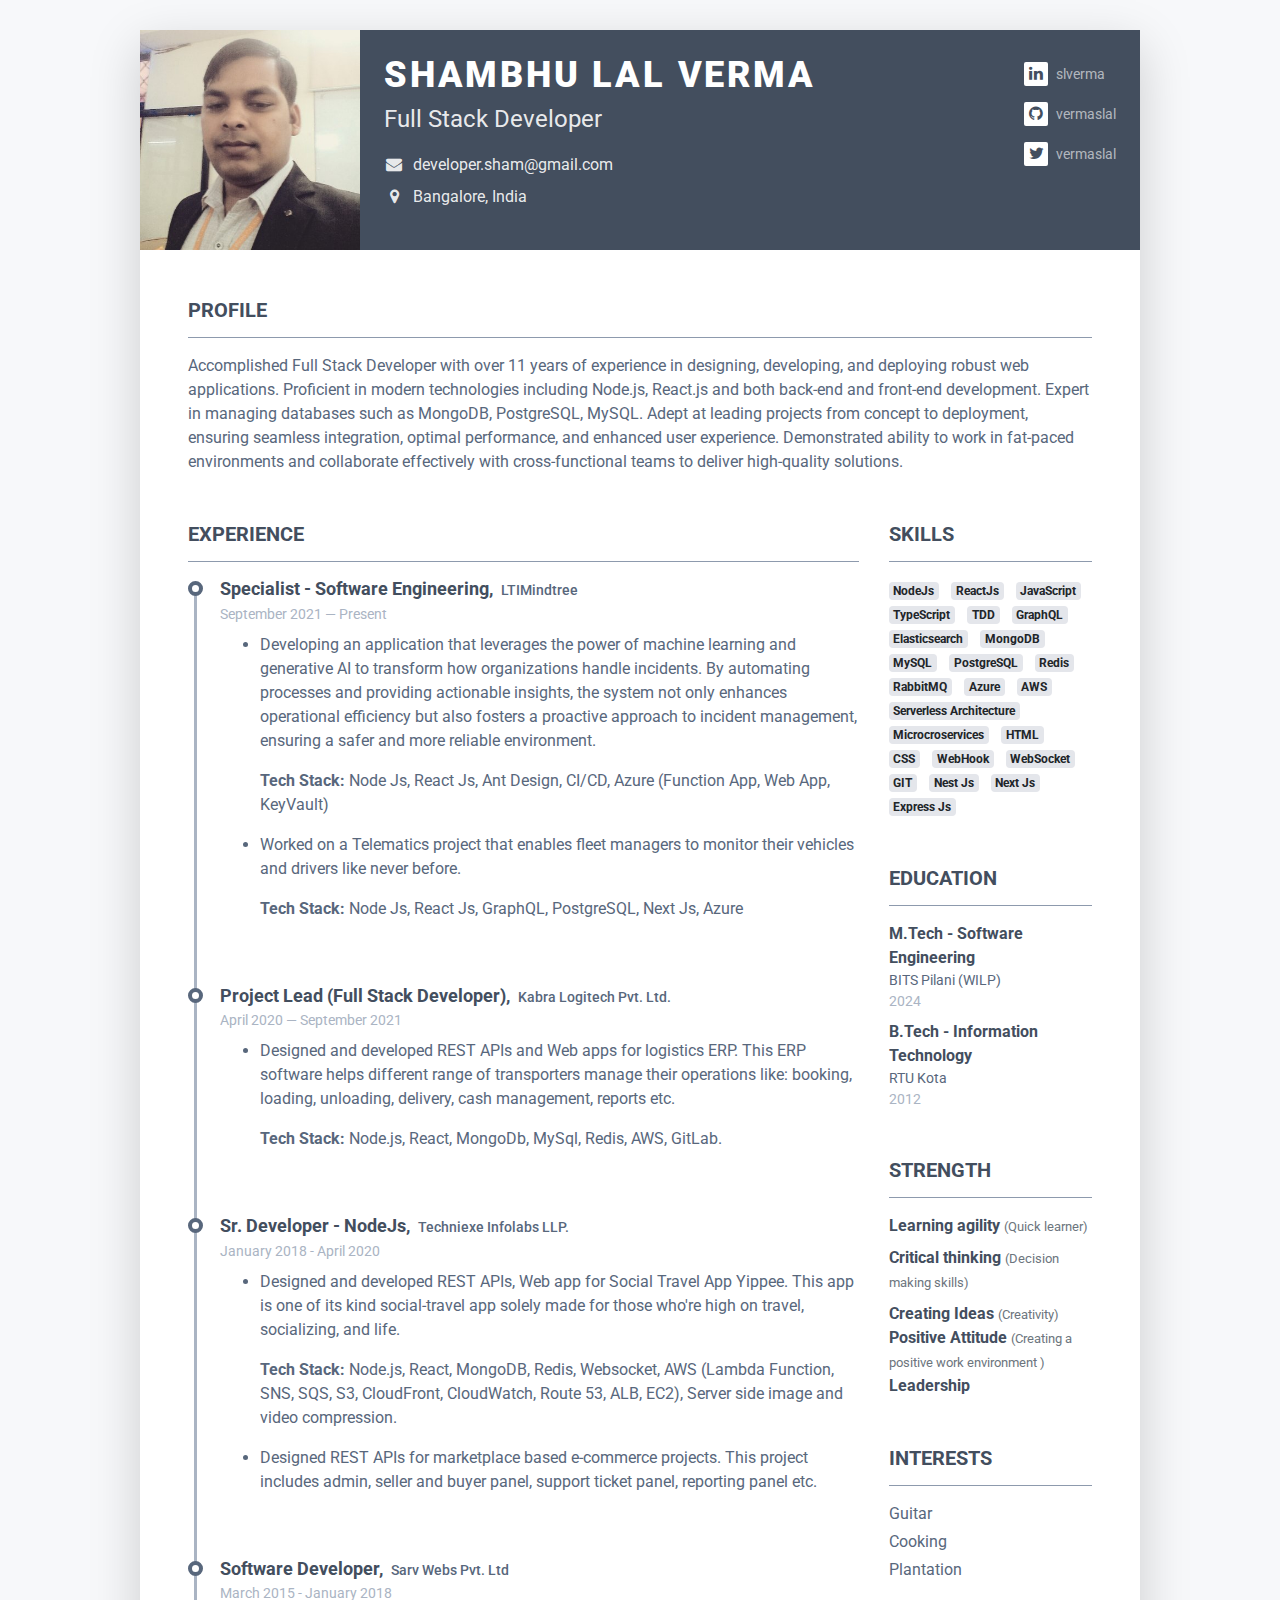
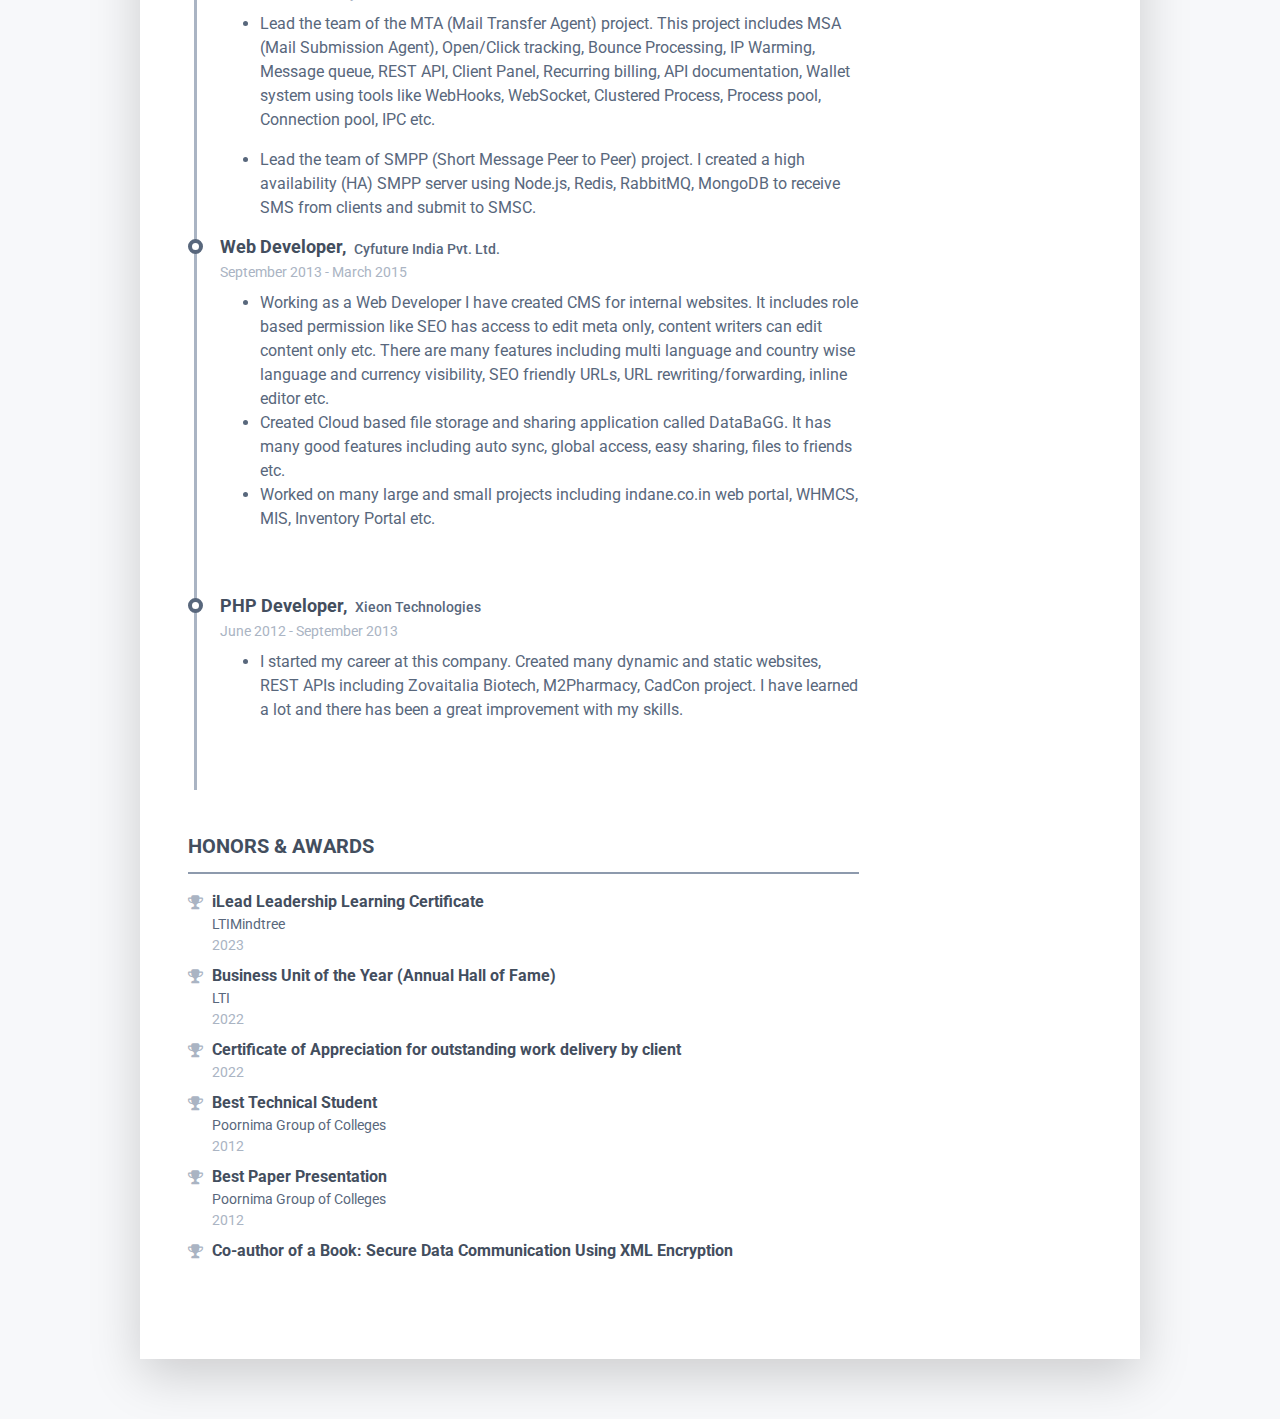
<file: index.html>
<!DOCTYPE html>
<html>
  <head>
    <title>Shambhu Lal Verma</title>
    <link rel="apple-touch-icon" sizes="180x180" href="/apple-touch-icon.png" />
    <link rel="icon" type="image/png" sizes="32x32" href="/favicon-32x32.png" />
    <link rel="icon" type="image/png" sizes="16x16" href="/favicon-16x16.png" />
    <link rel="manifest" href="/site.webmanifest" />
    <style>
      a {
        color: #2287c9;
        text-decoration: underline;
      }

      a:active {
        color: #2287c9;
        text-decoration: underline;
      }

      a:visited {
        color: #2287c9;
        text-decoration: underline;
      }

      a:hover {
        color: #339900;
        text-decoration: underline;
      }
    </style>
    <link
      href="https://fonts.googleapis.com/css?family=Roboto:300,400,500,700,900"
      rel="stylesheet"
    />
    <link
      rel="stylesheet"
      href="https://cdnjs.cloudflare.com/ajax/libs/font-awesome/4.7.0/css/font-awesome.min.css"
    />
    <link id="theme-style" rel="stylesheet" href="assets/css/pillar-1.css" />
    <base target="_blank" />
  </head>

  <body>
    <article class="resume-wrapper text-center position-relative">
      <div class="resume-wrapper-inner mx-auto text-left bg-white shadow-lg">
        <header class="resume-header pt-4 pt-md-0">
          <div class="media flex-column flex-md-row">
            <a href="https://slverma.in/"
              ><img
                src="assets/image/profile.jpg"
                alt="image"
                width="220"
                height="220"
            /></a>
            <div
              class="media-body p-4 d-flex flex-column flex-md-row mx-auto mx-lg-0"
            >
              <div class="primary-info">
                <h1
                  class="name mt-0 mb-1 text-white text-uppercase text-uppercase"
                >
                  Shambhu Lal Verma
                </h1>
                <div class="title mb-3">Full Stack Developer</div>
                <ul class="list-unstyled">
                  <li class="mb-2">
                    <i
                      class="fa fa-envelope fa-fw mr-2"
                      data-fa-transform="grow-3"
                    ></i
                    >developer.sham@gmail.com
                  </li>
                  <li class="mb-2">
                    <i
                      class="fa fa-map-marker fa-fw mr-2"
                      data-fa-transform="grow-3"
                    ></i
                    >Bangalore, India
                  </li>
                </ul>
              </div>
              <div class="secondary-info ml-md-auto mt-2">
                <ul class="resume-social list-unstyled">
                  <li class="mb-3">
                    <a href="https://www.linkedin.com/in/slverma/"
                      ><span class="fa-container text-center mr-2"
                        ><i class="fa fa-linkedin" aria-hidden="true"></i></span
                      >slverma</a
                    >
                  </li>
                  <li class="mb-3">
                    <a href="https://github.com/vermaslal/"
                      ><span class="fa-container text-center mr-2"
                        ><i class="fa fa-github fa-fw"></i></span
                      >vermaslal</a
                    >
                  </li>
                  <li class="mb-3">
                    <a href="https://twitter.com/vermaslal"
                      ><span class="fa-container text-center mr-2"
                        ><i class="fa fa-twitter fa-fw"></i></span
                      >vermaslal</a
                    >
                  </li>
                </ul>
              </div>
            </div>
          </div>
        </header>
        <div class="resume-body p-5">
          <section class="resume-section summary-section mb-5">
            <h2
              class="resume-section-title text-uppercase font-weight-bold pb-3 mb-3"
            >
              Profile
            </h2>
            <div class="resume-section-content">
              <p class="mb-0">
                Accomplished Full Stack Developer with over 11 years of
                experience in designing, developing, and deploying robust web
                applications. Proficient in modern technologies including
                Node.js, React.js and both back-end and front-end development.
                Expert in managing databases such as MongoDB, PostgreSQL, MySQL.
                Adept at leading projects from concept to deployment, ensuring
                seamless integration, optimal performance, and enhanced user
                experience. Demonstrated ability to work in fat-paced
                environments and collaborate effectively with cross-functional
                teams to deliver high-quality solutions.
              </p>
            </div>
          </section>
          <div class="row">
            <div class="col-lg-9">
              <section class="resume-section experience-section mb-5">
                <h2
                  class="resume-section-title text-uppercase font-weight-bold pb-3 mb-3"
                >
                  Experience
                </h2>
                <div class="resume-section-content">
                  <div class="resume-timeline position-relative">
                    <article
                      class="resume-timeline-item position-relative pb-5"
                    >
                      <div class="resume-timeline-item-header mb-2">
                        <div class="d-flex flex-column flex-md-row">
                          <h3
                            class="resume-position-title font-weight-bold mb-1"
                          >
                            Specialist - Software Engineering,
                          </h3>
                          <div class="resume-company-name ml-2 my-auto">
                            LTIMindtree
                          </div>
                        </div>
                        <div class="resume-position-time">
                          September 2021 — Present
                        </div>
                      </div>
                      <!--//resume-timeline-item-header-->
                      <div class="resume-timeline-item-desc">
                        <ul>
                          <li>
                            <p>
                              Developing an application that leverages the power
                              of machine learning and generative AI to transform
                              how organizations handle incidents. By automating
                              processes and providing actionable insights, the
                              system not only enhances operational efficiency
                              but also fosters a proactive approach to incident
                              management, ensuring a safer and more reliable
                              environment.
                            </p>
                            <p>
                              <b>Tech Stack:</b> Node Js, React Js, Ant Design,
                              CI/CD, Azure (Function App, Web App, KeyVault)
                            </p>
                          </li>
                          <li>
                            <p>
                              Worked on a Telematics project that enables fleet
                              managers to monitor their vehicles and drivers
                              like never before.
                            </p>
                            <p>
                              <b>Tech Stack:</b> Node Js, React Js, GraphQL,
                              PostgreSQL, Next Js, Azure
                            </p>
                          </li>
                        </ul>
                      </div>
                    </article>

                    <article
                      class="resume-timeline-item position-relative pb-5"
                    >
                      <div class="resume-timeline-item-header mb-2">
                        <div class="d-flex flex-column flex-md-row">
                          <h3
                            class="resume-position-title font-weight-bold mb-1"
                          >
                            Project Lead (Full Stack Developer),
                          </h3>
                          <div class="resume-company-name ml-2 my-auto">
                            Kabra Logitech Pvt. Ltd.
                          </div>
                        </div>
                        <div class="resume-position-time">
                          April 2020 — September 2021
                        </div>
                      </div>
                      <div class="resume-timeline-item-desc">
                        <ul>
                          <li>
                            <p>
                              Designed and developed REST APIs and Web apps for
                              logistics ERP. This ERP software helps different
                              range of transporters manage their operations
                              like: booking, loading, unloading, delivery, cash
                              management, reports etc.
                            </p>
                            <p>
                              <b>Tech Stack:</b> Node.js, React, MongoDb, MySql,
                              Redis, AWS, GitLab.
                            </p>
                          </li>
                        </ul>
                      </div>
                    </article>
                    <article
                      class="resume-timeline-item position-relative pb-5"
                    >
                      <div class="resume-timeline-item-header mb-2">
                        <div class="d-flex flex-column flex-md-row">
                          <h3
                            class="resume-position-title font-weight-bold mb-1"
                          >
                            Sr. Developer - NodeJs,
                          </h3>
                          <div class="resume-company-name ml-2 my-auto">
                            Techniexe Infolabs LLP.
                          </div>
                        </div>
                        <div class="resume-position-time">
                          January 2018 - April 2020
                        </div>
                      </div>
                      <div class="resume-timeline-item-desc">
                        <ul>
                          <li>
                            <p>
                              Designed and developed REST APIs, Web app for
                              Social Travel App Yippee. This app is one of its
                              kind social-travel app solely made for those
                              who're high on travel, socializing, and life.
                            </p>
                            <p>
                              <b>Tech Stack:</b> Node.js, React, MongoDB, Redis,
                              Websocket, AWS (Lambda Function, SNS, SQS, S3,
                              CloudFront, CloudWatch, Route 53, ALB, EC2),
                              Server side image and video compression.
                            </p>
                          </li>
                          <li>
                            Designed REST APIs for marketplace based e-commerce
                            projects. This project includes admin, seller and
                            buyer panel, support ticket panel, reporting panel
                            etc.
                          </li>
                        </ul>
                      </div>
                    </article>
                    <article class="resume-timeline-item position-relative">
                      <div class="resume-timeline-item-header mb-2">
                        <div class="d-flex flex-column flex-md-row">
                          <h3
                            class="resume-position-title font-weight-bold mb-1"
                          >
                            Software Developer,
                          </h3>
                          <div class="resume-company-name ml-2 my-auto">
                            Sarv Webs Pvt. Ltd
                          </div>
                        </div>
                        <div class="resume-position-time">
                          March 2015 - January 2018
                        </div>
                      </div>
                      <div class="resume-timeline-item-desc">
                        <ul>
                          <li>
                            <p>
                              Lead the team of the MTA (Mail Transfer Agent)
                              project. This project includes MSA (Mail
                              Submission Agent), Open/Click tracking, Bounce
                              Processing, IP Warming, Message queue, REST API,
                              Client Panel, Recurring billing, API
                              documentation, Wallet system using tools like
                              WebHooks, WebSocket, Clustered Process, Process
                              pool, Connection pool, IPC etc.
                            </p>
                          </li>
                          <li>
                            Lead the team of SMPP (Short Message Peer to Peer)
                            project. I created a high availability (HA) SMPP
                            server using Node.js, Redis, RabbitMQ, MongoDB to
                            receive SMS from clients and submit to SMSC.
                          </li>
                        </ul>
                      </div>
                    </article>
                    <article
                      class="resume-timeline-item position-relative pb-5"
                    >
                      <div class="resume-timeline-item-header mb-2">
                        <div class="d-flex flex-column flex-md-row">
                          <h3
                            class="resume-position-title font-weight-bold mb-1"
                          >
                            Web Developer,
                          </h3>
                          <div class="resume-company-name ml-2 my-auto">
                            Cyfuture India Pvt. Ltd.
                          </div>
                        </div>
                        <div class="resume-position-time">
                          September 2013 - March 2015
                        </div>
                      </div>
                      <div class="resume-timeline-item-desc">
                        <ul>
                          <li>
                            Working as a Web Developer I have created CMS for
                            internal websites. It includes role based permission
                            like SEO has access to edit meta only, content
                            writers can edit content only etc. There are many
                            features including multi language and country wise
                            language and currency visibility, SEO friendly URLs,
                            URL rewriting/forwarding, inline editor etc.
                          </li>
                          <li>
                            Created Cloud based file storage and sharing
                            application called DataBaGG. It has many good
                            features including auto sync, global access, easy
                            sharing, files to friends etc.
                          </li>
                          <li>
                            Worked on many large and small projects including
                            indane.co.in web portal, WHMCS, MIS, Inventory
                            Portal etc.
                          </li>
                        </ul>
                      </div>
                    </article>
                    <article
                      class="resume-timeline-item position-relative pb-5"
                    >
                      <div class="resume-timeline-item-header mb-2">
                        <div class="d-flex flex-column flex-md-row">
                          <h3
                            class="resume-position-title font-weight-bold mb-1"
                          >
                            PHP Developer,
                          </h3>
                          <div class="resume-company-name ml-2 my-auto">
                            Xieon Technologies
                          </div>
                        </div>
                        <div class="resume-position-time">
                          June 2012 - September 2013
                        </div>
                      </div>
                      <div class="resume-timeline-item-desc">
                        <ul>
                          <li>
                            I started my career at this company. Created many
                            dynamic and static websites, REST APIs including
                            Zovaitalia Biotech, M2Pharmacy, CadCon project. I
                            have learned a lot and there has been a great
                            improvement with my skills.
                          </li>
                        </ul>
                      </div>
                    </article>
                  </div>
                </div>
              </section>

              <section class="resume-section reference-section mb-5">
                <h2
                  class="resume-section-title text-uppercase font-weight-bold pb-3 mb-3"
                >
                  Honors & Awards
                </h2>
                <div class="resume-section-content">
                  <ul class="list-unstyled resume-awards-list">
                    <li class="mb-2 pl-4 position-relative">
                      <i
                        class="resume-award-icon fa fa-trophy position-absolute"
                        data-fa-transform="shrink-2"
                      ></i>
                      <div class="resume-award-name">
                        iLead Leadership Learning Certificate
                      </div>
                      <div class="resume-degree-org">LTIMindtree</div>
                      <div class="resume-degree-time">2023</div>
                    </li>

                    <li class="mb-2 pl-4 position-relative">
                      <i
                        class="resume-award-icon fa fa-trophy position-absolute"
                        data-fa-transform="shrink-2"
                      ></i>
                      <div class="resume-award-name">
                        Business Unit of the Year (Annual Hall of Fame)
                      </div>
                      <div class="resume-degree-org">LTI</div>
                      <div class="resume-degree-time">2022</div>
                    </li>

                    <li class="mb-2 pl-4 position-relative">
                      <i
                        class="resume-award-icon fa fa-trophy position-absolute"
                        data-fa-transform="shrink-2"
                      ></i>
                      <div class="resume-award-name">
                        Certificate of Appreciation for outstanding work
                        delivery by client
                      </div>
                      <div class="resume-degree-time">2022</div>
                    </li>

                    <li class="mb-2 pl-4 position-relative">
                      <i
                        class="resume-award-icon fa fa-trophy position-absolute"
                        data-fa-transform="shrink-2"
                      ></i>
                      <div class="resume-award-name">
                        Best Technical Student
                      </div>
                      <div class="resume-degree-org">
                        Poornima Group of Colleges
                      </div>
                      <div class="resume-degree-time">2012</div>
                    </li>

                    <li class="mb-2 pl-4 position-relative">
                      <i
                        class="resume-award-icon fa fa-trophy position-absolute"
                        data-fa-transform="shrink-2"
                      ></i>
                      <div class="resume-award-name">
                        Best Paper Presentation
                      </div>
                      <div class="resume-degree-org">
                        Poornima Group of Colleges
                      </div>
                      <div class="resume-degree-time">2012</div>
                    </li>

                    <li class="mb-2 pl-4 position-relative">
                      <i
                        class="resume-award-icon fa fa-trophy position-absolute"
                        data-fa-transform="shrink-2"
                      ></i>
                      <div class="resume-award-name">
                        Co-author of a Book: Secure Data Communication Using XML
                        Encryption
                      </div>
                    </li>
                  </ul>
                </div>
              </section>
            </div>
            <div class="col-lg-3">
              <section class="resume-section skills-section mb-5">
                <h2
                  class="resume-section-title text-uppercase font-weight-bold pb-3 mb-3"
                >
                  Skills
                </h2>
                <div class="resume-section-content">
                  <div class="resume-skill-item">
                    <ul class="list-inline">
                      <li class="list-inline-item">
                        <span class="badge badge-light"> NodeJs</span>
                      </li>
                      <li class="list-inline-item">
                        <span class="badge badge-light"> ReactJs</span>
                      </li>
                      <li class="list-inline-item">
                        <span class="badge badge-light"> JavaScript</span>
                      </li>
                      <li class="list-inline-item">
                        <span class="badge badge-light"> TypeScript</span>
                      </li>
                      <li class="list-inline-item">
                        <span class="badge badge-light"> TDD</span>
                      </li>
                      <li class="list-inline-item">
                        <span class="badge badge-light"> GraphQL</span>
                      </li>
                      <li class="list-inline-item">
                        <span class="badge badge-light"> Elasticsearch</span>
                      </li>
                      <li class="list-inline-item">
                        <span class="badge badge-light"> MongoDB</span>
                      </li>
                      <li class="list-inline-item">
                        <span class="badge badge-light"> MySQL</span>
                      </li>
                      <li class="list-inline-item">
                        <span class="badge badge-light"> PostgreSQL</span>
                      </li>
                      <li class="list-inline-item">
                        <span class="badge badge-light"> Redis</span>
                      </li>
                      <li class="list-inline-item">
                        <span class="badge badge-light"> RabbitMQ</span>
                      </li>
                      <li class="list-inline-item">
                        <span class="badge badge-light"> Azure</span>
                      </li>
                      <li class="list-inline-item">
                        <span class="badge badge-light"> AWS</span>
                      </li>
                      <li class="list-inline-item">
                        <span class="badge badge-light">
                          Serverless Architecture</span
                        >
                      </li>
                      <li class="list-inline-item">
                        <span class="badge badge-light"> Microcroservices</span>
                      </li>
                      <li class="list-inline-item">
                        <span class="badge badge-light"> HTML</span>
                      </li>
                      <li class="list-inline-item">
                        <span class="badge badge-light"> CSS</span>
                      </li>
                      <li class="list-inline-item">
                        <span class="badge badge-light"> WebHook</span>
                      </li>
                      <li class="list-inline-item">
                        <span class="badge badge-light"> WebSocket</span>
                      </li>
                      <li class="list-inline-item">
                        <span class="badge badge-light"> GIT</span>
                      </li>
                      <li class="list-inline-item">
                        <span class="badge badge-light"> Nest Js</span>
                      </li>
                      <li class="list-inline-item">
                        <span class="badge badge-light"> Next Js</span>
                      </li>
                      <li class="list-inline-item">
                        <span class="badge badge-light"> Express Js</span>
                      </li>
                    </ul>
                  </div>
                </div>
              </section>
              <section class="resume-section education-section mb-5">
                <h2
                  class="resume-section-title text-uppercase font-weight-bold pb-3 mb-3"
                >
                  Education
                </h2>
                <div class="resume-section-content">
                  <ul class="list-unstyled">
                    <li class="mb-2">
                      <div class="resume-degree font-weight-bold">
                        M.Tech - Software Engineering
                      </div>
                      <div class="resume-degree-org">BITS Pilani (WILP)</div>
                      <div class="resume-degree-time">2024</div>
                    </li>
                    <li>
                      <div class="resume-degree font-weight-bold">
                        B.Tech - Information Technology
                      </div>
                      <div class="resume-degree-org">RTU Kota</div>
                      <div class="resume-degree-time">2012</div>
                    </li>
                  </ul>
                </div>
              </section>

              <section class="resume-section language-section mb-5">
                <h2
                  class="resume-section-title text-uppercase font-weight-bold pb-3 mb-3"
                >
                  Strength
                </h2>
                <div class="resume-section-content">
                  <ul class="list-unstyled resume-lang-list">
                    <li class="mb-2">
                      <span class="resume-lang-name font-weight-bold"
                        >Learning agility</span
                      >
                      <small class="text-muted font-weight-normal"
                        >(Quick learner)</small
                      >
                    </li>
                    <li class="mb-2 align-middle">
                      <span class="resume-lang-name font-weight-bold"
                        >Critical thinking</span
                      >
                      <small class="text-muted font-weight-normal"
                        >(Decision making skills)</small
                      >
                    </li>
                    <li>
                      <span class="resume-lang-name font-weight-bold"
                        >Creating Ideas</span
                      >
                      <small class="text-muted font-weight-normal"
                        >(Creativity)</small
                      >
                    </li>
                    <li>
                      <span class="resume-lang-name font-weight-bold"
                        >Positive Attitude</span
                      >
                      <small class="text-muted font-weight-normal"
                        >(Creating a positive work environment )</small
                      >
                    </li>
                    <li>
                      <span class="resume-lang-name font-weight-bold"
                        >Leadership</span
                      >
                    </li>
                  </ul>
                </div>
              </section>
              <section class="resume-section interests-section mb-5">
                <h2
                  class="resume-section-title text-uppercase font-weight-bold pb-3 mb-3"
                >
                  Interests
                </h2>
                <div class="resume-section-content">
                  <ul class="list-unstyled">
                    <li class="mb-1">Guitar</li>
                    <li class="mb-1">Cooking</li>
                    <li class="mb-1">Plantation</li>
                  </ul>
                </div>
              </section>
            </div>
          </div>
        </div>
      </div>
    </article>
  </body>
</html>
</file>
<file: assets/css/pillar-1.css>
:root {
  --blue: #007bff;
  --indigo: #6610f2;
  --purple: #6f42c1;
  --pink: #e83e8c;
  --red: #dc3545;
  --orange: #fd7e14;
  --yellow: #ffc107;
  --green: #28a745;
  --teal: #20c997;
  --cyan: #17a2b8;
  --white: #fff;
  --gray: #6c757d;
  --gray-dark: #343a40;
  --primary: #434e5e;
  --secondary: #58677c;
  --success: #28a745;
  --info: #17a2b8;
  --warning: #ffc107;
  --danger: #dc3545;
  --light: #f8f9fa;
  --dark: #343a40;
  --breakpoint-xs: 0;
  --breakpoint-sm: 576px;
  --breakpoint-md: 768px;
  --breakpoint-lg: 992px;
  --breakpoint-xl: 1200px;
  --font-family-sans-serif: -apple-system, BlinkMacSystemFont, "Segoe UI",
    Roboto, "Helvetica Neue", Arial, sans-serif, "Apple Color Emoji",
    "Segoe UI Emoji", "Segoe UI Symbol";
  --font-family-monospace: SFMono-Regular, Menlo, Monaco, Consolas,
    "Liberation Mono", "Courier New", monospace;
}

*,
*::before,
*::after {
  box-sizing: border-box;
}

html {
  font-family: sans-serif;
  line-height: 1.15;
  -webkit-text-size-adjust: 100%;
  -ms-text-size-adjust: 100%;
  -ms-overflow-style: scrollbar;
  -webkit-tap-highlight-color: rgba(0, 0, 0, 0);
}

@-ms-viewport {
  width: device-width;
}

article,
aside,
figcaption,
figure,
footer,
header,
hgroup,
main,
nav,
section {
  display: block;
}

body {
  margin: 0;
  font-family: -apple-system, BlinkMacSystemFont, "Segoe UI", Roboto,
    "Helvetica Neue", Arial, sans-serif, "Apple Color Emoji", "Segoe UI Emoji",
    "Segoe UI Symbol";
  font-size: 1rem;
  font-weight: 400;
  line-height: 1.5;
  color: #212529;
  text-align: left;
  background-color: #fff;
}

[tabindex="-1"]:focus {
  outline: 0 !important;
}

hr {
  box-sizing: content-box;
  height: 0;
  overflow: visible;
}

h1,
h2,
h3,
h4,
h5,
h6 {
  margin-top: 0;
  margin-bottom: 0.5rem;
}

p {
  margin-top: 0;
  margin-bottom: 1rem;
}

abbr[title],
abbr[data-original-title] {
  text-decoration: underline;
  text-decoration: underline dotted;
  cursor: help;
  border-bottom: 0;
}

address {
  margin-bottom: 1rem;
  font-style: normal;
  line-height: inherit;
}

ol,
ul,
dl {
  margin-top: 0;
  margin-bottom: 1rem;
}

ol ol,
ul ul,
ol ul,
ul ol {
  margin-bottom: 0;
}

dt {
  font-weight: 700;
}

dd {
  margin-bottom: 0.5rem;
  margin-left: 0;
}

blockquote {
  margin: 0 0 1rem;
}

dfn {
  font-style: italic;
}

b,
strong {
  font-weight: bolder;
}

small {
  font-size: 80%;
}

sub,
sup {
  position: relative;
  font-size: 75%;
  line-height: 0;
  vertical-align: baseline;
}

sub {
  bottom: -0.25em;
}

sup {
  top: -0.5em;
}

a {
  color: #434e5e;
  text-decoration: none;
  background-color: transparent;
  -webkit-text-decoration-skip: objects;
}

a:hover {
  color: #232931;
  text-decoration: underline;
}

a:not([href]):not([tabindex]) {
  color: inherit;
  text-decoration: none;
}

a:not([href]):not([tabindex]):hover,
a:not([href]):not([tabindex]):focus {
  color: inherit;
  text-decoration: none;
}

a:not([href]):not([tabindex]):focus {
  outline: 0;
}

pre,
code,
kbd,
samp {
  font-family: SFMono-Regular, Menlo, Monaco, Consolas, "Liberation Mono",
    "Courier New", monospace;
  font-size: 1em;
}

pre {
  margin-top: 0;
  margin-bottom: 1rem;
  overflow: auto;
  -ms-overflow-style: scrollbar;
}

figure {
  margin: 0 0 1rem;
}

img {
  vertical-align: middle;
  border-style: none;
}

svg:not(:root) {
  overflow: hidden;
  vertical-align: middle;
}

table {
  border-collapse: collapse;
}

caption {
  padding-top: 0.75rem;
  padding-bottom: 0.75rem;
  color: #6c757d;
  text-align: left;
  caption-side: bottom;
}

th {
  text-align: inherit;
}

label {
  display: inline-block;
  margin-bottom: 0.5rem;
}

button {
  border-radius: 0;
}

button:focus {
  outline: 1px dotted;
  outline: 5px auto -webkit-focus-ring-color;
}

input,
button,
select,
optgroup,
textarea {
  margin: 0;
  font-family: inherit;
  font-size: inherit;
  line-height: inherit;
}

button,
input {
  overflow: visible;
}

button,
select {
  text-transform: none;
}

button,
html [type="button"],
[type="reset"],
[type="submit"] {
  -webkit-appearance: button;
}

button::-moz-focus-inner,
[type="button"]::-moz-focus-inner,
[type="reset"]::-moz-focus-inner,
[type="submit"]::-moz-focus-inner {
  padding: 0;
  border-style: none;
}

input[type="radio"],
input[type="checkbox"] {
  box-sizing: border-box;
  padding: 0;
}

input[type="date"],
input[type="time"],
input[type="datetime-local"],
input[type="month"] {
  -webkit-appearance: listbox;
}

textarea {
  overflow: auto;
  resize: vertical;
}

fieldset {
  min-width: 0;
  padding: 0;
  margin: 0;
  border: 0;
}

legend {
  display: block;
  width: 100%;
  max-width: 100%;
  padding: 0;
  margin-bottom: 0.5rem;
  font-size: 1.5rem;
  line-height: inherit;
  color: inherit;
  white-space: normal;
}

progress {
  vertical-align: baseline;
}

[type="number"]::-webkit-inner-spin-button,
[type="number"]::-webkit-outer-spin-button {
  height: auto;
}

[type="search"] {
  outline-offset: -2px;
  -webkit-appearance: none;
}

[type="search"]::-webkit-search-cancel-button,
[type="search"]::-webkit-search-decoration {
  -webkit-appearance: none;
}

::-webkit-file-upload-button {
  font: inherit;
  -webkit-appearance: button;
}

output {
  display: inline-block;
}

summary {
  display: list-item;
  cursor: pointer;
}

template {
  display: none;
}

[hidden] {
  display: none !important;
}

h1,
h2,
h3,
h4,
h5,
h6,
.h1,
.h2,
.h3,
.h4,
.h5,
.h6 {
  margin-bottom: 0.5rem;
  font-family: inherit;
  font-weight: 500;
  line-height: 1.2;
  color: inherit;
}

h1,
.h1 {
  font-size: 2.5rem;
}

h2,
.h2 {
  font-size: 2rem;
}

h3,
.h3 {
  font-size: 1.75rem;
}

h4,
.h4 {
  font-size: 1.5rem;
}

h5,
.h5 {
  font-size: 1.25rem;
}

h6,
.h6 {
  font-size: 1rem;
}

.lead {
  font-size: 1.25rem;
  font-weight: 300;
}

.display-1 {
  font-size: 6rem;
  font-weight: 300;
  line-height: 1.2;
}

.display-2 {
  font-size: 5.5rem;
  font-weight: 300;
  line-height: 1.2;
}

.display-3 {
  font-size: 4.5rem;
  font-weight: 300;
  line-height: 1.2;
}

.display-4 {
  font-size: 3.5rem;
  font-weight: 300;
  line-height: 1.2;
}

hr {
  margin-top: 1rem;
  margin-bottom: 1rem;
  border: 0;
  border-top: 1px solid rgba(0, 0, 0, 0.1);
}

small,
.small {
  font-size: 80%;
  font-weight: 400;
}

mark,
.mark {
  padding: 0.2em;
  background-color: #fcf8e3;
}

.list-unstyled {
  padding-left: 0;
  list-style: none;
}

.list-inline {
  padding-left: 0;
  list-style: none;
}

.list-inline-item {
  display: inline-block;
}

.list-inline-item:not(:last-child) {
  margin-right: 0.5rem;
}

.initialism {
  font-size: 90%;
  text-transform: uppercase;
}

.blockquote {
  margin-bottom: 1rem;
  font-size: 1.25rem;
}

.blockquote-footer {
  display: block;
  font-size: 80%;
  color: #6c757d;
}

.blockquote-footer::before {
  content: "\2014 \00A0";
}

.img-fluid {
  max-width: 100%;
  height: auto;
}

.img-thumbnail {
  padding: 0.25rem;
  background-color: #fff;
  border: 1px solid #dee2e6;
  border-radius: 0.25rem;
  max-width: 100%;
  height: auto;
}

.figure {
  display: inline-block;
}

.figure-img {
  margin-bottom: 0.5rem;
  line-height: 1;
}

.figure-caption {
  font-size: 90%;
  color: #6c757d;
}

code {
  font-size: 87.5%;
  color: #e83e8c;
  word-break: break-word;
}

a > code {
  color: inherit;
}

kbd {
  padding: 0.2rem 0.4rem;
  font-size: 87.5%;
  color: #fff;
  background-color: #212529;
  border-radius: 0.2rem;
}

kbd kbd {
  padding: 0;
  font-size: 100%;
  font-weight: 700;
}

pre {
  display: block;
  font-size: 87.5%;
  color: #212529;
}

pre code {
  font-size: inherit;
  color: inherit;
  word-break: normal;
}

.pre-scrollable {
  max-height: 340px;
  overflow-y: scroll;
}

.container {
  width: 100%;
  padding-right: 15px;
  padding-left: 15px;
  margin-right: auto;
  margin-left: auto;
}

@media (min-width: 576px) {
  .container {
    max-width: 540px;
  }
}

@media (min-width: 768px) {
  .container {
    max-width: 720px;
  }
}

@media (min-width: 992px) {
  .container {
    max-width: 960px;
  }
}

@media (min-width: 1200px) {
  .container {
    max-width: 1140px;
  }
}

.container-fluid {
  width: 100%;
  padding-right: 15px;
  padding-left: 15px;
  margin-right: auto;
  margin-left: auto;
}

.row {
  display: flex;
  flex-wrap: wrap;
  margin-right: -15px;
  margin-left: -15px;
}

.no-gutters {
  margin-right: 0;
  margin-left: 0;
}

.no-gutters > .col,
.no-gutters > [class*="col-"] {
  padding-right: 0;
  padding-left: 0;
}

.col-1,
.col-2,
.col-3,
.col-4,
.col-5,
.col-6,
.col-7,
.col-8,
.col-9,
.col-10,
.col-11,
.col-12,
.col,
.col-auto,
.col-sm-1,
.col-sm-2,
.col-sm-3,
.col-sm-4,
.col-sm-5,
.col-sm-6,
.col-sm-7,
.col-sm-8,
.col-sm-9,
.col-sm-10,
.col-sm-11,
.col-sm-12,
.col-sm,
.col-sm-auto,
.col-md-1,
.col-md-2,
.col-md-3,
.col-md-4,
.col-md-5,
.col-md-6,
.col-md-7,
.col-md-8,
.col-md-9,
.col-md-10,
.col-md-11,
.col-md-12,
.col-md,
.col-md-auto,
.col-lg-1,
.col-lg-2,
.col-lg-3,
.col-lg-4,
.col-lg-5,
.col-lg-6,
.col-lg-7,
.col-lg-8,
.col-lg-9,
.col-lg-10,
.col-lg-11,
.col-lg-12,
.col-lg,
.col-lg-auto,
.col-xl-1,
.col-xl-2,
.col-xl-3,
.col-xl-4,
.col-xl-5,
.col-xl-6,
.col-xl-7,
.col-xl-8,
.col-xl-9,
.col-xl-10,
.col-xl-11,
.col-xl-12,
.col-xl,
.col-xl-auto {
  position: relative;
  width: 100%;
  min-height: 1px;
  padding-right: 15px;
  padding-left: 15px;
}

.col {
  flex-basis: 0;
  flex-grow: 1;
  max-width: 100%;
}

.col-auto {
  flex: 0 0 auto;
  width: auto;
  max-width: none;
}

.col-1 {
  flex: 0 0 8.3333333333%;
  max-width: 8.3333333333%;
}

.col-2 {
  flex: 0 0 16.6666666667%;
  max-width: 16.6666666667%;
}

.col-3 {
  flex: 0 0 25%;
  max-width: 25%;
}

.col-4 {
  flex: 0 0 33.3333333333%;
  max-width: 33.3333333333%;
}

.col-5 {
  flex: 0 0 41.6666666667%;
  max-width: 41.6666666667%;
}

.col-6 {
  flex: 0 0 50%;
  max-width: 50%;
}

.col-7 {
  flex: 0 0 58.3333333333%;
  max-width: 58.3333333333%;
}

.col-8 {
  flex: 0 0 66.6666666667%;
  max-width: 66.6666666667%;
}

.col-9 {
  flex: 0 0 75%;
  max-width: 75%;
}

.col-10 {
  flex: 0 0 83.3333333333%;
  max-width: 83.3333333333%;
}

.col-11 {
  flex: 0 0 91.6666666667%;
  max-width: 91.6666666667%;
}

.col-12 {
  flex: 0 0 100%;
  max-width: 100%;
}

.order-first {
  order: -1;
}

.order-last {
  order: 13;
}

.order-0 {
  order: 0;
}

.order-1 {
  order: 1;
}

.order-2 {
  order: 2;
}

.order-3 {
  order: 3;
}

.order-4 {
  order: 4;
}

.order-5 {
  order: 5;
}

.order-6 {
  order: 6;
}

.order-7 {
  order: 7;
}

.order-8 {
  order: 8;
}

.order-9 {
  order: 9;
}

.order-10 {
  order: 10;
}

.order-11 {
  order: 11;
}

.order-12 {
  order: 12;
}

.offset-1 {
  margin-left: 8.3333333333%;
}

.offset-2 {
  margin-left: 16.6666666667%;
}

.offset-3 {
  margin-left: 25%;
}

.offset-4 {
  margin-left: 33.3333333333%;
}

.offset-5 {
  margin-left: 41.6666666667%;
}

.offset-6 {
  margin-left: 50%;
}

.offset-7 {
  margin-left: 58.3333333333%;
}

.offset-8 {
  margin-left: 66.6666666667%;
}

.offset-9 {
  margin-left: 75%;
}

.offset-10 {
  margin-left: 83.3333333333%;
}

.offset-11 {
  margin-left: 91.6666666667%;
}

@media (min-width: 576px) {
  .col-sm {
    flex-basis: 0;
    flex-grow: 1;
    max-width: 100%;
  }
  .col-sm-auto {
    flex: 0 0 auto;
    width: auto;
    max-width: none;
  }
  .col-sm-1 {
    flex: 0 0 8.3333333333%;
    max-width: 8.3333333333%;
  }
  .col-sm-2 {
    flex: 0 0 16.6666666667%;
    max-width: 16.6666666667%;
  }
  .col-sm-3 {
    flex: 0 0 25%;
    max-width: 25%;
  }
  .col-sm-4 {
    flex: 0 0 33.3333333333%;
    max-width: 33.3333333333%;
  }
  .col-sm-5 {
    flex: 0 0 41.6666666667%;
    max-width: 41.6666666667%;
  }
  .col-sm-6 {
    flex: 0 0 50%;
    max-width: 50%;
  }
  .col-sm-7 {
    flex: 0 0 58.3333333333%;
    max-width: 58.3333333333%;
  }
  .col-sm-8 {
    flex: 0 0 66.6666666667%;
    max-width: 66.6666666667%;
  }
  .col-sm-9 {
    flex: 0 0 75%;
    max-width: 75%;
  }
  .col-sm-10 {
    flex: 0 0 83.3333333333%;
    max-width: 83.3333333333%;
  }
  .col-sm-11 {
    flex: 0 0 91.6666666667%;
    max-width: 91.6666666667%;
  }
  .col-sm-12 {
    flex: 0 0 100%;
    max-width: 100%;
  }
  .order-sm-first {
    order: -1;
  }
  .order-sm-last {
    order: 13;
  }
  .order-sm-0 {
    order: 0;
  }
  .order-sm-1 {
    order: 1;
  }
  .order-sm-2 {
    order: 2;
  }
  .order-sm-3 {
    order: 3;
  }
  .order-sm-4 {
    order: 4;
  }
  .order-sm-5 {
    order: 5;
  }
  .order-sm-6 {
    order: 6;
  }
  .order-sm-7 {
    order: 7;
  }
  .order-sm-8 {
    order: 8;
  }
  .order-sm-9 {
    order: 9;
  }
  .order-sm-10 {
    order: 10;
  }
  .order-sm-11 {
    order: 11;
  }
  .order-sm-12 {
    order: 12;
  }
  .offset-sm-0 {
    margin-left: 0;
  }
  .offset-sm-1 {
    margin-left: 8.3333333333%;
  }
  .offset-sm-2 {
    margin-left: 16.6666666667%;
  }
  .offset-sm-3 {
    margin-left: 25%;
  }
  .offset-sm-4 {
    margin-left: 33.3333333333%;
  }
  .offset-sm-5 {
    margin-left: 41.6666666667%;
  }
  .offset-sm-6 {
    margin-left: 50%;
  }
  .offset-sm-7 {
    margin-left: 58.3333333333%;
  }
  .offset-sm-8 {
    margin-left: 66.6666666667%;
  }
  .offset-sm-9 {
    margin-left: 75%;
  }
  .offset-sm-10 {
    margin-left: 83.3333333333%;
  }
  .offset-sm-11 {
    margin-left: 91.6666666667%;
  }
}

@media (min-width: 768px) {
  .col-md {
    flex-basis: 0;
    flex-grow: 1;
    max-width: 100%;
  }
  .col-md-auto {
    flex: 0 0 auto;
    width: auto;
    max-width: none;
  }
  .col-md-1 {
    flex: 0 0 8.3333333333%;
    max-width: 8.3333333333%;
  }
  .col-md-2 {
    flex: 0 0 16.6666666667%;
    max-width: 16.6666666667%;
  }
  .col-md-3 {
    flex: 0 0 25%;
    max-width: 25%;
  }
  .col-md-4 {
    flex: 0 0 33.3333333333%;
    max-width: 33.3333333333%;
  }
  .col-md-5 {
    flex: 0 0 41.6666666667%;
    max-width: 41.6666666667%;
  }
  .col-md-6 {
    flex: 0 0 50%;
    max-width: 50%;
  }
  .col-md-7 {
    flex: 0 0 58.3333333333%;
    max-width: 58.3333333333%;
  }
  .col-md-8 {
    flex: 0 0 66.6666666667%;
    max-width: 66.6666666667%;
  }
  .col-md-9 {
    flex: 0 0 75%;
    max-width: 75%;
  }
  .col-md-10 {
    flex: 0 0 83.3333333333%;
    max-width: 83.3333333333%;
  }
  .col-md-11 {
    flex: 0 0 91.6666666667%;
    max-width: 91.6666666667%;
  }
  .col-md-12 {
    flex: 0 0 100%;
    max-width: 100%;
  }
  .order-md-first {
    order: -1;
  }
  .order-md-last {
    order: 13;
  }
  .order-md-0 {
    order: 0;
  }
  .order-md-1 {
    order: 1;
  }
  .order-md-2 {
    order: 2;
  }
  .order-md-3 {
    order: 3;
  }
  .order-md-4 {
    order: 4;
  }
  .order-md-5 {
    order: 5;
  }
  .order-md-6 {
    order: 6;
  }
  .order-md-7 {
    order: 7;
  }
  .order-md-8 {
    order: 8;
  }
  .order-md-9 {
    order: 9;
  }
  .order-md-10 {
    order: 10;
  }
  .order-md-11 {
    order: 11;
  }
  .order-md-12 {
    order: 12;
  }
  .offset-md-0 {
    margin-left: 0;
  }
  .offset-md-1 {
    margin-left: 8.3333333333%;
  }
  .offset-md-2 {
    margin-left: 16.6666666667%;
  }
  .offset-md-3 {
    margin-left: 25%;
  }
  .offset-md-4 {
    margin-left: 33.3333333333%;
  }
  .offset-md-5 {
    margin-left: 41.6666666667%;
  }
  .offset-md-6 {
    margin-left: 50%;
  }
  .offset-md-7 {
    margin-left: 58.3333333333%;
  }
  .offset-md-8 {
    margin-left: 66.6666666667%;
  }
  .offset-md-9 {
    margin-left: 75%;
  }
  .offset-md-10 {
    margin-left: 83.3333333333%;
  }
  .offset-md-11 {
    margin-left: 91.6666666667%;
  }
}

@media (min-width: 992px) {
  .col-lg {
    flex-basis: 0;
    flex-grow: 1;
    max-width: 100%;
  }
  .col-lg-auto {
    flex: 0 0 auto;
    width: auto;
    max-width: none;
  }
  .col-lg-1 {
    flex: 0 0 8.3333333333%;
    max-width: 8.3333333333%;
  }
  .col-lg-2 {
    flex: 0 0 16.6666666667%;
    max-width: 16.6666666667%;
  }
  .col-lg-3 {
    flex: 0 0 25%;
    max-width: 25%;
  }
  .col-lg-4 {
    flex: 0 0 33.3333333333%;
    max-width: 33.3333333333%;
  }
  .col-lg-5 {
    flex: 0 0 41.6666666667%;
    max-width: 41.6666666667%;
  }
  .col-lg-6 {
    flex: 0 0 50%;
    max-width: 50%;
  }
  .col-lg-7 {
    flex: 0 0 58.3333333333%;
    max-width: 58.3333333333%;
  }
  .col-lg-8 {
    flex: 0 0 66.6666666667%;
    max-width: 66.6666666667%;
  }
  .col-lg-9 {
    flex: 0 0 75%;
    max-width: 75%;
  }
  .col-lg-10 {
    flex: 0 0 83.3333333333%;
    max-width: 83.3333333333%;
  }
  .col-lg-11 {
    flex: 0 0 91.6666666667%;
    max-width: 91.6666666667%;
  }
  .col-lg-12 {
    flex: 0 0 100%;
    max-width: 100%;
  }
  .order-lg-first {
    order: -1;
  }
  .order-lg-last {
    order: 13;
  }
  .order-lg-0 {
    order: 0;
  }
  .order-lg-1 {
    order: 1;
  }
  .order-lg-2 {
    order: 2;
  }
  .order-lg-3 {
    order: 3;
  }
  .order-lg-4 {
    order: 4;
  }
  .order-lg-5 {
    order: 5;
  }
  .order-lg-6 {
    order: 6;
  }
  .order-lg-7 {
    order: 7;
  }
  .order-lg-8 {
    order: 8;
  }
  .order-lg-9 {
    order: 9;
  }
  .order-lg-10 {
    order: 10;
  }
  .order-lg-11 {
    order: 11;
  }
  .order-lg-12 {
    order: 12;
  }
  .offset-lg-0 {
    margin-left: 0;
  }
  .offset-lg-1 {
    margin-left: 8.3333333333%;
  }
  .offset-lg-2 {
    margin-left: 16.6666666667%;
  }
  .offset-lg-3 {
    margin-left: 25%;
  }
  .offset-lg-4 {
    margin-left: 33.3333333333%;
  }
  .offset-lg-5 {
    margin-left: 41.6666666667%;
  }
  .offset-lg-6 {
    margin-left: 50%;
  }
  .offset-lg-7 {
    margin-left: 58.3333333333%;
  }
  .offset-lg-8 {
    margin-left: 66.6666666667%;
  }
  .offset-lg-9 {
    margin-left: 75%;
  }
  .offset-lg-10 {
    margin-left: 83.3333333333%;
  }
  .offset-lg-11 {
    margin-left: 91.6666666667%;
  }
}

@media (min-width: 1200px) {
  .col-xl {
    flex-basis: 0;
    flex-grow: 1;
    max-width: 100%;
  }
  .col-xl-auto {
    flex: 0 0 auto;
    width: auto;
    max-width: none;
  }
  .col-xl-1 {
    flex: 0 0 8.3333333333%;
    max-width: 8.3333333333%;
  }
  .col-xl-2 {
    flex: 0 0 16.6666666667%;
    max-width: 16.6666666667%;
  }
  .col-xl-3 {
    flex: 0 0 25%;
    max-width: 25%;
  }
  .col-xl-4 {
    flex: 0 0 33.3333333333%;
    max-width: 33.3333333333%;
  }
  .col-xl-5 {
    flex: 0 0 41.6666666667%;
    max-width: 41.6666666667%;
  }
  .col-xl-6 {
    flex: 0 0 50%;
    max-width: 50%;
  }
  .col-xl-7 {
    flex: 0 0 58.3333333333%;
    max-width: 58.3333333333%;
  }
  .col-xl-8 {
    flex: 0 0 66.6666666667%;
    max-width: 66.6666666667%;
  }
  .col-xl-9 {
    flex: 0 0 75%;
    max-width: 75%;
  }
  .col-xl-10 {
    flex: 0 0 83.3333333333%;
    max-width: 83.3333333333%;
  }
  .col-xl-11 {
    flex: 0 0 91.6666666667%;
    max-width: 91.6666666667%;
  }
  .col-xl-12 {
    flex: 0 0 100%;
    max-width: 100%;
  }
  .order-xl-first {
    order: -1;
  }
  .order-xl-last {
    order: 13;
  }
  .order-xl-0 {
    order: 0;
  }
  .order-xl-1 {
    order: 1;
  }
  .order-xl-2 {
    order: 2;
  }
  .order-xl-3 {
    order: 3;
  }
  .order-xl-4 {
    order: 4;
  }
  .order-xl-5 {
    order: 5;
  }
  .order-xl-6 {
    order: 6;
  }
  .order-xl-7 {
    order: 7;
  }
  .order-xl-8 {
    order: 8;
  }
  .order-xl-9 {
    order: 9;
  }
  .order-xl-10 {
    order: 10;
  }
  .order-xl-11 {
    order: 11;
  }
  .order-xl-12 {
    order: 12;
  }
  .offset-xl-0 {
    margin-left: 0;
  }
  .offset-xl-1 {
    margin-left: 8.3333333333%;
  }
  .offset-xl-2 {
    margin-left: 16.6666666667%;
  }
  .offset-xl-3 {
    margin-left: 25%;
  }
  .offset-xl-4 {
    margin-left: 33.3333333333%;
  }
  .offset-xl-5 {
    margin-left: 41.6666666667%;
  }
  .offset-xl-6 {
    margin-left: 50%;
  }
  .offset-xl-7 {
    margin-left: 58.3333333333%;
  }
  .offset-xl-8 {
    margin-left: 66.6666666667%;
  }
  .offset-xl-9 {
    margin-left: 75%;
  }
  .offset-xl-10 {
    margin-left: 83.3333333333%;
  }
  .offset-xl-11 {
    margin-left: 91.6666666667%;
  }
}

.table {
  width: 100%;
  max-width: 100%;
  margin-bottom: 1rem;
  background-color: transparent;
}

.table th,
.table td {
  padding: 0.75rem;
  vertical-align: top;
  border-top: 1px solid #dee2e6;
}

.table thead th {
  vertical-align: bottom;
  border-bottom: 2px solid #dee2e6;
}

.table tbody + tbody {
  border-top: 2px solid #dee2e6;
}

.table .table {
  background-color: #fff;
}

.table-sm th,
.table-sm td {
  padding: 0.3rem;
}

.table-bordered {
  border: 1px solid #dee2e6;
}

.table-bordered th,
.table-bordered td {
  border: 1px solid #dee2e6;
}

.table-bordered thead th,
.table-bordered thead td {
  border-bottom-width: 2px;
}

.table-borderless th,
.table-borderless td,
.table-borderless thead th,
.table-borderless tbody + tbody {
  border: 0;
}

.table-striped tbody tr:nth-of-type(odd) {
  background-color: rgba(0, 0, 0, 0.05);
}

.table-hover tbody tr:hover {
  background-color: rgba(0, 0, 0, 0.075);
}

.table-primary,
.table-primary > th,
.table-primary > td {
  background-color: #cacdd2;
}

.table-hover .table-primary:hover {
  background-color: #bcc0c6;
}

.table-hover .table-primary:hover > td,
.table-hover .table-primary:hover > th {
  background-color: #bcc0c6;
}

.table-secondary,
.table-secondary > th,
.table-secondary > td {
  background-color: #d0d4da;
}

.table-hover .table-secondary:hover {
  background-color: #c2c7cf;
}

.table-hover .table-secondary:hover > td,
.table-hover .table-secondary:hover > th {
  background-color: #c2c7cf;
}

.table-success,
.table-success > th,
.table-success > td {
  background-color: #c3e6cb;
}

.table-hover .table-success:hover {
  background-color: #b1dfbb;
}

.table-hover .table-success:hover > td,
.table-hover .table-success:hover > th {
  background-color: #b1dfbb;
}

.table-info,
.table-info > th,
.table-info > td {
  background-color: #bee5eb;
}

.table-hover .table-info:hover {
  background-color: #abdde5;
}

.table-hover .table-info:hover > td,
.table-hover .table-info:hover > th {
  background-color: #abdde5;
}

.table-warning,
.table-warning > th,
.table-warning > td {
  background-color: #ffeeba;
}

.table-hover .table-warning:hover {
  background-color: #ffe8a1;
}

.table-hover .table-warning:hover > td,
.table-hover .table-warning:hover > th {
  background-color: #ffe8a1;
}

.table-danger,
.table-danger > th,
.table-danger > td {
  background-color: #f5c6cb;
}

.table-hover .table-danger:hover {
  background-color: #f1b0b7;
}

.table-hover .table-danger:hover > td,
.table-hover .table-danger:hover > th {
  background-color: #f1b0b7;
}

.table-light,
.table-light > th,
.table-light > td {
  background-color: #fdfdfe;
}

.table-hover .table-light:hover {
  background-color: #ececf6;
}

.table-hover .table-light:hover > td,
.table-hover .table-light:hover > th {
  background-color: #ececf6;
}

.table-dark,
.table-dark > th,
.table-dark > td {
  background-color: #c6c8ca;
}

.table-hover .table-dark:hover {
  background-color: #b9bbbe;
}

.table-hover .table-dark:hover > td,
.table-hover .table-dark:hover > th {
  background-color: #b9bbbe;
}

.table-active,
.table-active > th,
.table-active > td {
  background-color: rgba(0, 0, 0, 0.075);
}

.table-hover .table-active:hover {
  background-color: rgba(0, 0, 0, 0.075);
}

.table-hover .table-active:hover > td,
.table-hover .table-active:hover > th {
  background-color: rgba(0, 0, 0, 0.075);
}

.table .thead-dark th {
  color: #fff;
  background-color: #212529;
  border-color: #32383e;
}

.table .thead-light th {
  color: #495057;
  background-color: #e9ecef;
  border-color: #dee2e6;
}

.table-dark {
  color: #fff;
  background-color: #212529;
}

.table-dark th,
.table-dark td,
.table-dark thead th {
  border-color: #32383e;
}

.table-dark.table-bordered {
  border: 0;
}

.table-dark.table-striped tbody tr:nth-of-type(odd) {
  background-color: rgba(255, 255, 255, 0.05);
}

.table-dark.table-hover tbody tr:hover {
  background-color: rgba(255, 255, 255, 0.075);
}

@media (max-width: 575.98px) {
  .table-responsive-sm {
    display: block;
    width: 100%;
    overflow-x: auto;
    -webkit-overflow-scrolling: touch;
    -ms-overflow-style: -ms-autohiding-scrollbar;
  }
  .table-responsive-sm > .table-bordered {
    border: 0;
  }
}

@media (max-width: 767.98px) {
  .table-responsive-md {
    display: block;
    width: 100%;
    overflow-x: auto;
    -webkit-overflow-scrolling: touch;
    -ms-overflow-style: -ms-autohiding-scrollbar;
  }
  .table-responsive-md > .table-bordered {
    border: 0;
  }
}

@media (max-width: 991.98px) {
  .table-responsive-lg {
    display: block;
    width: 100%;
    overflow-x: auto;
    -webkit-overflow-scrolling: touch;
    -ms-overflow-style: -ms-autohiding-scrollbar;
  }
  .table-responsive-lg > .table-bordered {
    border: 0;
  }
}

@media (max-width: 1199.98px) {
  .table-responsive-xl {
    display: block;
    width: 100%;
    overflow-x: auto;
    -webkit-overflow-scrolling: touch;
    -ms-overflow-style: -ms-autohiding-scrollbar;
  }
  .table-responsive-xl > .table-bordered {
    border: 0;
  }
}

.table-responsive {
  display: block;
  width: 100%;
  overflow-x: auto;
  -webkit-overflow-scrolling: touch;
  -ms-overflow-style: -ms-autohiding-scrollbar;
}

.table-responsive > .table-bordered {
  border: 0;
}

.form-control {
  display: block;
  width: 100%;
  padding: 0.375rem 0.75rem;
  font-size: 1rem;
  line-height: 1.5;
  color: #495057;
  background-color: #fff;
  background-clip: padding-box;
  border: 1px solid #ced4da;
  border-radius: 0.25rem;
  transition: border-color 0.15s ease-in-out, box-shadow 0.15s ease-in-out;
}

@media screen and (prefers-reduced-motion: reduce) {
  .form-control {
    transition: none;
  }
}

.form-control::-ms-expand {
  background-color: transparent;
  border: 0;
}

.form-control:focus {
  color: #495057;
  background-color: #fff;
  border-color: #7e8da3;
  outline: 0;
  box-shadow: 0 0 0 0.2rem rgba(67, 78, 94, 0.25);
}

.form-control::placeholder {
  color: #6c757d;
  opacity: 1;
}

.form-control:disabled,
.form-control[readonly] {
  background-color: #e9ecef;
  opacity: 1;
}

select.form-control:not([size]):not([multiple]) {
  height: calc(2.25rem + 2px);
}

select.form-control:focus::-ms-value {
  color: #495057;
  background-color: #fff;
}

.form-control-file,
.form-control-range {
  display: block;
  width: 100%;
}

.col-form-label {
  padding-top: calc(0.375rem + 1px);
  padding-bottom: calc(0.375rem + 1px);
  margin-bottom: 0;
  font-size: inherit;
  line-height: 1.5;
}

.col-form-label-lg {
  padding-top: calc(0.5rem + 1px);
  padding-bottom: calc(0.5rem + 1px);
  font-size: 1.25rem;
  line-height: 1.5;
}

.col-form-label-sm {
  padding-top: calc(0.25rem + 1px);
  padding-bottom: calc(0.25rem + 1px);
  font-size: 0.875rem;
  line-height: 1.5;
}

.form-control-plaintext {
  display: block;
  width: 100%;
  padding-top: 0.375rem;
  padding-bottom: 0.375rem;
  margin-bottom: 0;
  line-height: 1.5;
  color: #212529;
  background-color: transparent;
  border: solid transparent;
  border-width: 1px 0;
}

.form-control-plaintext.form-control-sm,
.input-group-sm > .form-control-plaintext.form-control,
.input-group-sm
  > .input-group-prepend
  > .form-control-plaintext.input-group-text,
.input-group-sm
  > .input-group-append
  > .form-control-plaintext.input-group-text,
.input-group-sm > .input-group-prepend > .form-control-plaintext.btn,
.input-group-sm > .input-group-append > .form-control-plaintext.btn,
.form-control-plaintext.form-control-lg,
.input-group-lg > .form-control-plaintext.form-control,
.input-group-lg
  > .input-group-prepend
  > .form-control-plaintext.input-group-text,
.input-group-lg
  > .input-group-append
  > .form-control-plaintext.input-group-text,
.input-group-lg > .input-group-prepend > .form-control-plaintext.btn,
.input-group-lg > .input-group-append > .form-control-plaintext.btn {
  padding-right: 0;
  padding-left: 0;
}

.form-control-sm,
.input-group-sm > .form-control,
.input-group-sm > .input-group-prepend > .input-group-text,
.input-group-sm > .input-group-append > .input-group-text,
.input-group-sm > .input-group-prepend > .btn,
.input-group-sm > .input-group-append > .btn {
  padding: 0.25rem 0.5rem;
  font-size: 0.875rem;
  line-height: 1.5;
  border-radius: 0.2rem;
}

select.form-control-sm:not([size]):not([multiple]),
.input-group-sm > select.form-control:not([size]):not([multiple]),
.input-group-sm
  > .input-group-prepend
  > select.input-group-text:not([size]):not([multiple]),
.input-group-sm
  > .input-group-append
  > select.input-group-text:not([size]):not([multiple]),
.input-group-sm > .input-group-prepend > select.btn:not([size]):not([multiple]),
.input-group-sm > .input-group-append > select.btn:not([size]):not([multiple]) {
  height: calc(1.8125rem + 2px);
}

.form-control-lg,
.input-group-lg > .form-control,
.input-group-lg > .input-group-prepend > .input-group-text,
.input-group-lg > .input-group-append > .input-group-text,
.input-group-lg > .input-group-prepend > .btn,
.input-group-lg > .input-group-append > .btn {
  padding: 0.5rem 1rem;
  font-size: 1.25rem;
  line-height: 1.5;
  border-radius: 0.3rem;
}

select.form-control-lg:not([size]):not([multiple]),
.input-group-lg > select.form-control:not([size]):not([multiple]),
.input-group-lg
  > .input-group-prepend
  > select.input-group-text:not([size]):not([multiple]),
.input-group-lg
  > .input-group-append
  > select.input-group-text:not([size]):not([multiple]),
.input-group-lg > .input-group-prepend > select.btn:not([size]):not([multiple]),
.input-group-lg > .input-group-append > select.btn:not([size]):not([multiple]) {
  height: calc(2.875rem + 2px);
}

.form-group {
  margin-bottom: 1rem;
}

.form-text {
  display: block;
  margin-top: 0.25rem;
}

.form-row {
  display: flex;
  flex-wrap: wrap;
  margin-right: -5px;
  margin-left: -5px;
}

.form-row > .col,
.form-row > [class*="col-"] {
  padding-right: 5px;
  padding-left: 5px;
}

.form-check {
  position: relative;
  display: block;
  padding-left: 1.25rem;
}

.form-check-input {
  position: absolute;
  margin-top: 0.3rem;
  margin-left: -1.25rem;
}

.form-check-input:disabled ~ .form-check-label {
  color: #6c757d;
}

.form-check-label {
  margin-bottom: 0;
}

.form-check-inline {
  display: inline-flex;
  align-items: center;
  padding-left: 0;
  margin-right: 0.75rem;
}

.form-check-inline .form-check-input {
  position: static;
  margin-top: 0;
  margin-right: 0.3125rem;
  margin-left: 0;
}

.valid-feedback {
  display: none;
  width: 100%;
  margin-top: 0.25rem;
  font-size: 80%;
  color: #28a745;
}

.valid-tooltip {
  position: absolute;
  top: 100%;
  z-index: 5;
  display: none;
  max-width: 100%;
  padding: 0.5rem;
  margin-top: 0.1rem;
  font-size: 0.875rem;
  line-height: 1;
  color: #fff;
  background-color: rgba(40, 167, 69, 0.8);
  border-radius: 0.2rem;
}

.was-validated .form-control:valid,
.form-control.is-valid,
.was-validated .custom-select:valid,
.custom-select.is-valid {
  border-color: #28a745;
}

.was-validated .form-control:valid:focus,
.form-control.is-valid:focus,
.was-validated .custom-select:valid:focus,
.custom-select.is-valid:focus {
  border-color: #28a745;
  box-shadow: 0 0 0 0.2rem rgba(40, 167, 69, 0.25);
}

.was-validated .form-control:valid ~ .valid-feedback,
.was-validated .form-control:valid ~ .valid-tooltip,
.form-control.is-valid ~ .valid-feedback,
.form-control.is-valid ~ .valid-tooltip,
.was-validated .custom-select:valid ~ .valid-feedback,
.was-validated .custom-select:valid ~ .valid-tooltip,
.custom-select.is-valid ~ .valid-feedback,
.custom-select.is-valid ~ .valid-tooltip {
  display: block;
}

.was-validated .form-control-file:valid ~ .valid-feedback,
.was-validated .form-control-file:valid ~ .valid-tooltip,
.form-control-file.is-valid ~ .valid-feedback,
.form-control-file.is-valid ~ .valid-tooltip {
  display: block;
}

.was-validated .form-check-input:valid ~ .form-check-label,
.form-check-input.is-valid ~ .form-check-label {
  color: #28a745;
}

.was-validated .form-check-input:valid ~ .valid-feedback,
.was-validated .form-check-input:valid ~ .valid-tooltip,
.form-check-input.is-valid ~ .valid-feedback,
.form-check-input.is-valid ~ .valid-tooltip {
  display: block;
}

.was-validated .custom-control-input:valid ~ .custom-control-label,
.custom-control-input.is-valid ~ .custom-control-label {
  color: #28a745;
}

.was-validated .custom-control-input:valid ~ .custom-control-label::before,
.custom-control-input.is-valid ~ .custom-control-label::before {
  background-color: #71dd8a;
}

.was-validated .custom-control-input:valid ~ .valid-feedback,
.was-validated .custom-control-input:valid ~ .valid-tooltip,
.custom-control-input.is-valid ~ .valid-feedback,
.custom-control-input.is-valid ~ .valid-tooltip {
  display: block;
}

.was-validated
  .custom-control-input:valid:checked
  ~ .custom-control-label::before,
.custom-control-input.is-valid:checked ~ .custom-control-label::before {
  background-color: #34ce57;
}

.was-validated
  .custom-control-input:valid:focus
  ~ .custom-control-label::before,
.custom-control-input.is-valid:focus ~ .custom-control-label::before {
  box-shadow: 0 0 0 1px #fff, 0 0 0 0.2rem rgba(40, 167, 69, 0.25);
}

.was-validated .custom-file-input:valid ~ .custom-file-label,
.custom-file-input.is-valid ~ .custom-file-label {
  border-color: #28a745;
}

.was-validated .custom-file-input:valid ~ .custom-file-label::before,
.custom-file-input.is-valid ~ .custom-file-label::before {
  border-color: inherit;
}

.was-validated .custom-file-input:valid ~ .valid-feedback,
.was-validated .custom-file-input:valid ~ .valid-tooltip,
.custom-file-input.is-valid ~ .valid-feedback,
.custom-file-input.is-valid ~ .valid-tooltip {
  display: block;
}

.was-validated .custom-file-input:valid:focus ~ .custom-file-label,
.custom-file-input.is-valid:focus ~ .custom-file-label {
  box-shadow: 0 0 0 0.2rem rgba(40, 167, 69, 0.25);
}

.invalid-feedback {
  display: none;
  width: 100%;
  margin-top: 0.25rem;
  font-size: 80%;
  color: #dc3545;
}

.invalid-tooltip {
  position: absolute;
  top: 100%;
  z-index: 5;
  display: none;
  max-width: 100%;
  padding: 0.5rem;
  margin-top: 0.1rem;
  font-size: 0.875rem;
  line-height: 1;
  color: #fff;
  background-color: rgba(220, 53, 69, 0.8);
  border-radius: 0.2rem;
}

.was-validated .form-control:invalid,
.form-control.is-invalid,
.was-validated .custom-select:invalid,
.custom-select.is-invalid {
  border-color: #dc3545;
}

.was-validated .form-control:invalid:focus,
.form-control.is-invalid:focus,
.was-validated .custom-select:invalid:focus,
.custom-select.is-invalid:focus {
  border-color: #dc3545;
  box-shadow: 0 0 0 0.2rem rgba(220, 53, 69, 0.25);
}

.was-validated .form-control:invalid ~ .invalid-feedback,
.was-validated .form-control:invalid ~ .invalid-tooltip,
.form-control.is-invalid ~ .invalid-feedback,
.form-control.is-invalid ~ .invalid-tooltip,
.was-validated .custom-select:invalid ~ .invalid-feedback,
.was-validated .custom-select:invalid ~ .invalid-tooltip,
.custom-select.is-invalid ~ .invalid-feedback,
.custom-select.is-invalid ~ .invalid-tooltip {
  display: block;
}

.was-validated .form-control-file:invalid ~ .invalid-feedback,
.was-validated .form-control-file:invalid ~ .invalid-tooltip,
.form-control-file.is-invalid ~ .invalid-feedback,
.form-control-file.is-invalid ~ .invalid-tooltip {
  display: block;
}

.was-validated .form-check-input:invalid ~ .form-check-label,
.form-check-input.is-invalid ~ .form-check-label {
  color: #dc3545;
}

.was-validated .form-check-input:invalid ~ .invalid-feedback,
.was-validated .form-check-input:invalid ~ .invalid-tooltip,
.form-check-input.is-invalid ~ .invalid-feedback,
.form-check-input.is-invalid ~ .invalid-tooltip {
  display: block;
}

.was-validated .custom-control-input:invalid ~ .custom-control-label,
.custom-control-input.is-invalid ~ .custom-control-label {
  color: #dc3545;
}

.was-validated .custom-control-input:invalid ~ .custom-control-label::before,
.custom-control-input.is-invalid ~ .custom-control-label::before {
  background-color: #efa2a9;
}

.was-validated .custom-control-input:invalid ~ .invalid-feedback,
.was-validated .custom-control-input:invalid ~ .invalid-tooltip,
.custom-control-input.is-invalid ~ .invalid-feedback,
.custom-control-input.is-invalid ~ .invalid-tooltip {
  display: block;
}

.was-validated
  .custom-control-input:invalid:checked
  ~ .custom-control-label::before,
.custom-control-input.is-invalid:checked ~ .custom-control-label::before {
  background-color: #e4606d;
}

.was-validated
  .custom-control-input:invalid:focus
  ~ .custom-control-label::before,
.custom-control-input.is-invalid:focus ~ .custom-control-label::before {
  box-shadow: 0 0 0 1px #fff, 0 0 0 0.2rem rgba(220, 53, 69, 0.25);
}

.was-validated .custom-file-input:invalid ~ .custom-file-label,
.custom-file-input.is-invalid ~ .custom-file-label {
  border-color: #dc3545;
}

.was-validated .custom-file-input:invalid ~ .custom-file-label::before,
.custom-file-input.is-invalid ~ .custom-file-label::before {
  border-color: inherit;
}

.was-validated .custom-file-input:invalid ~ .invalid-feedback,
.was-validated .custom-file-input:invalid ~ .invalid-tooltip,
.custom-file-input.is-invalid ~ .invalid-feedback,
.custom-file-input.is-invalid ~ .invalid-tooltip {
  display: block;
}

.was-validated .custom-file-input:invalid:focus ~ .custom-file-label,
.custom-file-input.is-invalid:focus ~ .custom-file-label {
  box-shadow: 0 0 0 0.2rem rgba(220, 53, 69, 0.25);
}

.form-inline {
  display: flex;
  flex-flow: row wrap;
  align-items: center;
}

.form-inline .form-check {
  width: 100%;
}

@media (min-width: 576px) {
  .form-inline label {
    display: flex;
    align-items: center;
    justify-content: center;
    margin-bottom: 0;
  }
  .form-inline .form-group {
    display: flex;
    flex: 0 0 auto;
    flex-flow: row wrap;
    align-items: center;
    margin-bottom: 0;
  }
  .form-inline .form-control {
    display: inline-block;
    width: auto;
    vertical-align: middle;
  }
  .form-inline .form-control-plaintext {
    display: inline-block;
  }
  .form-inline .input-group,
  .form-inline .custom-select {
    width: auto;
  }
  .form-inline .form-check {
    display: flex;
    align-items: center;
    justify-content: center;
    width: auto;
    padding-left: 0;
  }
  .form-inline .form-check-input {
    position: relative;
    margin-top: 0;
    margin-right: 0.25rem;
    margin-left: 0;
  }
  .form-inline .custom-control {
    align-items: center;
    justify-content: center;
  }
  .form-inline .custom-control-label {
    margin-bottom: 0;
  }
}

.btn {
  display: inline-block;
  font-weight: 400;
  text-align: center;
  white-space: nowrap;
  vertical-align: middle;
  user-select: none;
  border: 1px solid transparent;
  padding: 0.375rem 0.75rem;
  font-size: 1rem;
  line-height: 1.5;
  border-radius: 0.25rem;
  transition: color 0.15s ease-in-out, background-color 0.15s ease-in-out,
    border-color 0.15s ease-in-out, box-shadow 0.15s ease-in-out;
}

@media screen and (prefers-reduced-motion: reduce) {
  .btn {
    transition: none;
  }
}

.btn:hover,
.btn:focus {
  text-decoration: none;
}

.btn:focus,
.btn.focus {
  outline: 0;
  box-shadow: 0 0 0 0.2rem rgba(67, 78, 94, 0.25);
}

.btn.disabled,
.btn:disabled {
  opacity: 0.65;
}

.btn:not(:disabled):not(.disabled) {
  cursor: pointer;
}

.btn:not(:disabled):not(.disabled):active,
.btn:not(:disabled):not(.disabled).active {
  background-image: none;
}

a.btn.disabled,
fieldset:disabled a.btn {
  pointer-events: none;
}

.btn-primary {
  color: #fff;
  background-color: #434e5e;
  border-color: #434e5e;
}

.btn-primary:hover {
  color: #fff;
  background-color: #333b48;
  border-color: #2e3540;
}

.btn-primary:focus,
.btn-primary.focus {
  box-shadow: 0 0 0 0.2rem rgba(67, 78, 94, 0.5);
}

.btn-primary.disabled,
.btn-primary:disabled {
  color: #fff;
  background-color: #434e5e;
  border-color: #434e5e;
}

.btn-primary:not(:disabled):not(.disabled):active,
.btn-primary:not(:disabled):not(.disabled).active,
.show > .btn-primary.dropdown-toggle {
  color: #fff;
  background-color: #2e3540;
  border-color: #282f39;
}

.btn-primary:not(:disabled):not(.disabled):active:focus,
.btn-primary:not(:disabled):not(.disabled).active:focus,
.show > .btn-primary.dropdown-toggle:focus {
  box-shadow: 0 0 0 0.2rem rgba(67, 78, 94, 0.5);
}

.btn-secondary {
  color: #fff;
  background-color: #58677c;
  border-color: #58677c;
}

.btn-secondary:hover {
  color: #fff;
  background-color: #485465;
  border-color: #434e5e;
}

.btn-secondary:focus,
.btn-secondary.focus {
  box-shadow: 0 0 0 0.2rem rgba(88, 103, 124, 0.5);
}

.btn-secondary.disabled,
.btn-secondary:disabled {
  color: #fff;
  background-color: #58677c;
  border-color: #58677c;
}

.btn-secondary:not(:disabled):not(.disabled):active,
.btn-secondary:not(:disabled):not(.disabled).active,
.show > .btn-secondary.dropdown-toggle {
  color: #fff;
  background-color: #434e5e;
  border-color: #3e4857;
}

.btn-secondary:not(:disabled):not(.disabled):active:focus,
.btn-secondary:not(:disabled):not(.disabled).active:focus,
.show > .btn-secondary.dropdown-toggle:focus {
  box-shadow: 0 0 0 0.2rem rgba(88, 103, 124, 0.5);
}

.btn-success {
  color: #fff;
  background-color: #28a745;
  border-color: #28a745;
}

.btn-success:hover {
  color: #fff;
  background-color: #218838;
  border-color: #1e7e34;
}

.btn-success:focus,
.btn-success.focus {
  box-shadow: 0 0 0 0.2rem rgba(40, 167, 69, 0.5);
}

.btn-success.disabled,
.btn-success:disabled {
  color: #fff;
  background-color: #28a745;
  border-color: #28a745;
}

.btn-success:not(:disabled):not(.disabled):active,
.btn-success:not(:disabled):not(.disabled).active,
.show > .btn-success.dropdown-toggle {
  color: #fff;
  background-color: #1e7e34;
  border-color: #1c7430;
}

.btn-success:not(:disabled):not(.disabled):active:focus,
.btn-success:not(:disabled):not(.disabled).active:focus,
.show > .btn-success.dropdown-toggle:focus {
  box-shadow: 0 0 0 0.2rem rgba(40, 167, 69, 0.5);
}

.btn-info {
  color: #fff;
  background-color: #17a2b8;
  border-color: #17a2b8;
}

.btn-info:hover {
  color: #fff;
  background-color: #138496;
  border-color: #117a8b;
}

.btn-info:focus,
.btn-info.focus {
  box-shadow: 0 0 0 0.2rem rgba(23, 162, 184, 0.5);
}

.btn-info.disabled,
.btn-info:disabled {
  color: #fff;
  background-color: #17a2b8;
  border-color: #17a2b8;
}

.btn-info:not(:disabled):not(.disabled):active,
.btn-info:not(:disabled):not(.disabled).active,
.show > .btn-info.dropdown-toggle {
  color: #fff;
  background-color: #117a8b;
  border-color: #10707f;
}

.btn-info:not(:disabled):not(.disabled):active:focus,
.btn-info:not(:disabled):not(.disabled).active:focus,
.show > .btn-info.dropdown-toggle:focus {
  box-shadow: 0 0 0 0.2rem rgba(23, 162, 184, 0.5);
}

.btn-warning {
  color: #212529;
  background-color: #ffc107;
  border-color: #ffc107;
}

.btn-warning:hover {
  color: #212529;
  background-color: #e0a800;
  border-color: #d39e00;
}

.btn-warning:focus,
.btn-warning.focus {
  box-shadow: 0 0 0 0.2rem rgba(255, 193, 7, 0.5);
}

.btn-warning.disabled,
.btn-warning:disabled {
  color: #212529;
  background-color: #ffc107;
  border-color: #ffc107;
}

.btn-warning:not(:disabled):not(.disabled):active,
.btn-warning:not(:disabled):not(.disabled).active,
.show > .btn-warning.dropdown-toggle {
  color: #212529;
  background-color: #d39e00;
  border-color: #c69500;
}

.btn-warning:not(:disabled):not(.disabled):active:focus,
.btn-warning:not(:disabled):not(.disabled).active:focus,
.show > .btn-warning.dropdown-toggle:focus {
  box-shadow: 0 0 0 0.2rem rgba(255, 193, 7, 0.5);
}

.btn-danger {
  color: #fff;
  background-color: #dc3545;
  border-color: #dc3545;
}

.btn-danger:hover {
  color: #fff;
  background-color: #c82333;
  border-color: #bd2130;
}

.btn-danger:focus,
.btn-danger.focus {
  box-shadow: 0 0 0 0.2rem rgba(220, 53, 69, 0.5);
}

.btn-danger.disabled,
.btn-danger:disabled {
  color: #fff;
  background-color: #dc3545;
  border-color: #dc3545;
}

.btn-danger:not(:disabled):not(.disabled):active,
.btn-danger:not(:disabled):not(.disabled).active,
.show > .btn-danger.dropdown-toggle {
  color: #fff;
  background-color: #bd2130;
  border-color: #b21f2d;
}

.btn-danger:not(:disabled):not(.disabled):active:focus,
.btn-danger:not(:disabled):not(.disabled).active:focus,
.show > .btn-danger.dropdown-toggle:focus {
  box-shadow: 0 0 0 0.2rem rgba(220, 53, 69, 0.5);
}

.btn-light {
  color: #212529;
  background-color: #f8f9fa;
  border-color: #f8f9fa;
}

.btn-light:hover {
  color: #212529;
  background-color: #e2e6ea;
  border-color: #dae0e5;
}

.btn-light:focus,
.btn-light.focus {
  box-shadow: 0 0 0 0.2rem rgba(248, 249, 250, 0.5);
}

.btn-light.disabled,
.btn-light:disabled {
  color: #212529;
  background-color: #f8f9fa;
  border-color: #f8f9fa;
}

.btn-light:not(:disabled):not(.disabled):active,
.btn-light:not(:disabled):not(.disabled).active,
.show > .btn-light.dropdown-toggle {
  color: #212529;
  background-color: #dae0e5;
  border-color: #d3d9df;
}

.btn-light:not(:disabled):not(.disabled):active:focus,
.btn-light:not(:disabled):not(.disabled).active:focus,
.show > .btn-light.dropdown-toggle:focus {
  box-shadow: 0 0 0 0.2rem rgba(248, 249, 250, 0.5);
}

.btn-dark {
  color: #fff;
  background-color: #343a40;
  border-color: #343a40;
}

.btn-dark:hover {
  color: #fff;
  background-color: #23272b;
  border-color: #1d2124;
}

.btn-dark:focus,
.btn-dark.focus {
  box-shadow: 0 0 0 0.2rem rgba(52, 58, 64, 0.5);
}

.btn-dark.disabled,
.btn-dark:disabled {
  color: #fff;
  background-color: #343a40;
  border-color: #343a40;
}

.btn-dark:not(:disabled):not(.disabled):active,
.btn-dark:not(:disabled):not(.disabled).active,
.show > .btn-dark.dropdown-toggle {
  color: #fff;
  background-color: #1d2124;
  border-color: #171a1d;
}

.btn-dark:not(:disabled):not(.disabled):active:focus,
.btn-dark:not(:disabled):not(.disabled).active:focus,
.show > .btn-dark.dropdown-toggle:focus {
  box-shadow: 0 0 0 0.2rem rgba(52, 58, 64, 0.5);
}

.btn-outline-primary {
  color: #434e5e;
  background-color: transparent;
  background-image: none;
  border-color: #434e5e;
}

.btn-outline-primary:hover {
  color: #fff;
  background-color: #434e5e;
  border-color: #434e5e;
}

.btn-outline-primary:focus,
.btn-outline-primary.focus {
  box-shadow: 0 0 0 0.2rem rgba(67, 78, 94, 0.5);
}

.btn-outline-primary.disabled,
.btn-outline-primary:disabled {
  color: #434e5e;
  background-color: transparent;
}

.btn-outline-primary:not(:disabled):not(.disabled):active,
.btn-outline-primary:not(:disabled):not(.disabled).active,
.show > .btn-outline-primary.dropdown-toggle {
  color: #fff;
  background-color: #434e5e;
  border-color: #434e5e;
}

.btn-outline-primary:not(:disabled):not(.disabled):active:focus,
.btn-outline-primary:not(:disabled):not(.disabled).active:focus,
.show > .btn-outline-primary.dropdown-toggle:focus {
  box-shadow: 0 0 0 0.2rem rgba(67, 78, 94, 0.5);
}

.btn-outline-secondary {
  color: #58677c;
  background-color: transparent;
  background-image: none;
  border-color: #58677c;
}

.btn-outline-secondary:hover {
  color: #fff;
  background-color: #58677c;
  border-color: #58677c;
}

.btn-outline-secondary:focus,
.btn-outline-secondary.focus {
  box-shadow: 0 0 0 0.2rem rgba(88, 103, 124, 0.5);
}

.btn-outline-secondary.disabled,
.btn-outline-secondary:disabled {
  color: #58677c;
  background-color: transparent;
}

.btn-outline-secondary:not(:disabled):not(.disabled):active,
.btn-outline-secondary:not(:disabled):not(.disabled).active,
.show > .btn-outline-secondary.dropdown-toggle {
  color: #fff;
  background-color: #58677c;
  border-color: #58677c;
}

.btn-outline-secondary:not(:disabled):not(.disabled):active:focus,
.btn-outline-secondary:not(:disabled):not(.disabled).active:focus,
.show > .btn-outline-secondary.dropdown-toggle:focus {
  box-shadow: 0 0 0 0.2rem rgba(88, 103, 124, 0.5);
}

.btn-outline-success {
  color: #28a745;
  background-color: transparent;
  background-image: none;
  border-color: #28a745;
}

.btn-outline-success:hover {
  color: #fff;
  background-color: #28a745;
  border-color: #28a745;
}

.btn-outline-success:focus,
.btn-outline-success.focus {
  box-shadow: 0 0 0 0.2rem rgba(40, 167, 69, 0.5);
}

.btn-outline-success.disabled,
.btn-outline-success:disabled {
  color: #28a745;
  background-color: transparent;
}

.btn-outline-success:not(:disabled):not(.disabled):active,
.btn-outline-success:not(:disabled):not(.disabled).active,
.show > .btn-outline-success.dropdown-toggle {
  color: #fff;
  background-color: #28a745;
  border-color: #28a745;
}

.btn-outline-success:not(:disabled):not(.disabled):active:focus,
.btn-outline-success:not(:disabled):not(.disabled).active:focus,
.show > .btn-outline-success.dropdown-toggle:focus {
  box-shadow: 0 0 0 0.2rem rgba(40, 167, 69, 0.5);
}

.btn-outline-info {
  color: #17a2b8;
  background-color: transparent;
  background-image: none;
  border-color: #17a2b8;
}

.btn-outline-info:hover {
  color: #fff;
  background-color: #17a2b8;
  border-color: #17a2b8;
}

.btn-outline-info:focus,
.btn-outline-info.focus {
  box-shadow: 0 0 0 0.2rem rgba(23, 162, 184, 0.5);
}

.btn-outline-info.disabled,
.btn-outline-info:disabled {
  color: #17a2b8;
  background-color: transparent;
}

.btn-outline-info:not(:disabled):not(.disabled):active,
.btn-outline-info:not(:disabled):not(.disabled).active,
.show > .btn-outline-info.dropdown-toggle {
  color: #fff;
  background-color: #17a2b8;
  border-color: #17a2b8;
}

.btn-outline-info:not(:disabled):not(.disabled):active:focus,
.btn-outline-info:not(:disabled):not(.disabled).active:focus,
.show > .btn-outline-info.dropdown-toggle:focus {
  box-shadow: 0 0 0 0.2rem rgba(23, 162, 184, 0.5);
}

.btn-outline-warning {
  color: #ffc107;
  background-color: transparent;
  background-image: none;
  border-color: #ffc107;
}

.btn-outline-warning:hover {
  color: #212529;
  background-color: #ffc107;
  border-color: #ffc107;
}

.btn-outline-warning:focus,
.btn-outline-warning.focus {
  box-shadow: 0 0 0 0.2rem rgba(255, 193, 7, 0.5);
}

.btn-outline-warning.disabled,
.btn-outline-warning:disabled {
  color: #ffc107;
  background-color: transparent;
}

.btn-outline-warning:not(:disabled):not(.disabled):active,
.btn-outline-warning:not(:disabled):not(.disabled).active,
.show > .btn-outline-warning.dropdown-toggle {
  color: #212529;
  background-color: #ffc107;
  border-color: #ffc107;
}

.btn-outline-warning:not(:disabled):not(.disabled):active:focus,
.btn-outline-warning:not(:disabled):not(.disabled).active:focus,
.show > .btn-outline-warning.dropdown-toggle:focus {
  box-shadow: 0 0 0 0.2rem rgba(255, 193, 7, 0.5);
}

.btn-outline-danger {
  color: #dc3545;
  background-color: transparent;
  background-image: none;
  border-color: #dc3545;
}

.btn-outline-danger:hover {
  color: #fff;
  background-color: #dc3545;
  border-color: #dc3545;
}

.btn-outline-danger:focus,
.btn-outline-danger.focus {
  box-shadow: 0 0 0 0.2rem rgba(220, 53, 69, 0.5);
}

.btn-outline-danger.disabled,
.btn-outline-danger:disabled {
  color: #dc3545;
  background-color: transparent;
}

.btn-outline-danger:not(:disabled):not(.disabled):active,
.btn-outline-danger:not(:disabled):not(.disabled).active,
.show > .btn-outline-danger.dropdown-toggle {
  color: #fff;
  background-color: #dc3545;
  border-color: #dc3545;
}

.btn-outline-danger:not(:disabled):not(.disabled):active:focus,
.btn-outline-danger:not(:disabled):not(.disabled).active:focus,
.show > .btn-outline-danger.dropdown-toggle:focus {
  box-shadow: 0 0 0 0.2rem rgba(220, 53, 69, 0.5);
}

.btn-outline-light {
  color: #f8f9fa;
  background-color: transparent;
  background-image: none;
  border-color: #f8f9fa;
}

.btn-outline-light:hover {
  color: #212529;
  background-color: #f8f9fa;
  border-color: #f8f9fa;
}

.btn-outline-light:focus,
.btn-outline-light.focus {
  box-shadow: 0 0 0 0.2rem rgba(248, 249, 250, 0.5);
}

.btn-outline-light.disabled,
.btn-outline-light:disabled {
  color: #f8f9fa;
  background-color: transparent;
}

.btn-outline-light:not(:disabled):not(.disabled):active,
.btn-outline-light:not(:disabled):not(.disabled).active,
.show > .btn-outline-light.dropdown-toggle {
  color: #212529;
  background-color: #f8f9fa;
  border-color: #f8f9fa;
}

.btn-outline-light:not(:disabled):not(.disabled):active:focus,
.btn-outline-light:not(:disabled):not(.disabled).active:focus,
.show > .btn-outline-light.dropdown-toggle:focus {
  box-shadow: 0 0 0 0.2rem rgba(248, 249, 250, 0.5);
}

.btn-outline-dark {
  color: #343a40;
  background-color: transparent;
  background-image: none;
  border-color: #343a40;
}

.btn-outline-dark:hover {
  color: #fff;
  background-color: #343a40;
  border-color: #343a40;
}

.btn-outline-dark:focus,
.btn-outline-dark.focus {
  box-shadow: 0 0 0 0.2rem rgba(52, 58, 64, 0.5);
}

.btn-outline-dark.disabled,
.btn-outline-dark:disabled {
  color: #343a40;
  background-color: transparent;
}

.btn-outline-dark:not(:disabled):not(.disabled):active,
.btn-outline-dark:not(:disabled):not(.disabled).active,
.show > .btn-outline-dark.dropdown-toggle {
  color: #fff;
  background-color: #343a40;
  border-color: #343a40;
}

.btn-outline-dark:not(:disabled):not(.disabled):active:focus,
.btn-outline-dark:not(:disabled):not(.disabled).active:focus,
.show > .btn-outline-dark.dropdown-toggle:focus {
  box-shadow: 0 0 0 0.2rem rgba(52, 58, 64, 0.5);
}

.btn-link {
  font-weight: 400;
  color: #434e5e;
  background-color: transparent;
}

.btn-link:hover {
  color: #232931;
  text-decoration: underline;
  background-color: transparent;
  border-color: transparent;
}

.btn-link:focus,
.btn-link.focus {
  text-decoration: underline;
  border-color: transparent;
  box-shadow: none;
}

.btn-link:disabled,
.btn-link.disabled {
  color: #6c757d;
  pointer-events: none;
}

.btn-lg,
.btn-group-lg > .btn {
  padding: 0.5rem 1rem;
  font-size: 1.25rem;
  line-height: 1.5;
  border-radius: 0.3rem;
}

.btn-sm,
.btn-group-sm > .btn {
  padding: 0.25rem 0.5rem;
  font-size: 0.875rem;
  line-height: 1.5;
  border-radius: 0.2rem;
}

.btn-block {
  display: block;
  width: 100%;
}

.btn-block + .btn-block {
  margin-top: 0.5rem;
}

input[type="submit"].btn-block,
input[type="reset"].btn-block,
input[type="button"].btn-block {
  width: 100%;
}

.fade {
  transition: opacity 0.15s linear;
}

@media screen and (prefers-reduced-motion: reduce) {
  .fade {
    transition: none;
  }
}

.fade:not(.show) {
  opacity: 0;
}

.collapse:not(.show) {
  display: none;
}

.collapsing {
  position: relative;
  height: 0;
  overflow: hidden;
  transition: height 0.35s ease;
}

@media screen and (prefers-reduced-motion: reduce) {
  .collapsing {
    transition: none;
  }
}

.dropup,
.dropright,
.dropdown,
.dropleft {
  position: relative;
}

.dropdown-toggle::after {
  display: inline-block;
  width: 0;
  height: 0;
  margin-left: 0.255em;
  vertical-align: 0.255em;
  content: "";
  border-top: 0.3em solid;
  border-right: 0.3em solid transparent;
  border-bottom: 0;
  border-left: 0.3em solid transparent;
}

.dropdown-toggle:empty::after {
  margin-left: 0;
}

.dropdown-menu {
  position: absolute;
  top: 100%;
  left: 0;
  z-index: 1000;
  display: none;
  float: left;
  min-width: 10rem;
  padding: 0.5rem 0;
  margin: 0.125rem 0 0;
  font-size: 1rem;
  color: #212529;
  text-align: left;
  list-style: none;
  background-color: #fff;
  background-clip: padding-box;
  border: 1px solid rgba(0, 0, 0, 0.15);
  border-radius: 0.25rem;
}

.dropdown-menu-right {
  right: 0;
  left: auto;
}

.dropup .dropdown-menu {
  top: auto;
  bottom: 100%;
  margin-top: 0;
  margin-bottom: 0.125rem;
}

.dropup .dropdown-toggle::after {
  display: inline-block;
  width: 0;
  height: 0;
  margin-left: 0.255em;
  vertical-align: 0.255em;
  content: "";
  border-top: 0;
  border-right: 0.3em solid transparent;
  border-bottom: 0.3em solid;
  border-left: 0.3em solid transparent;
}

.dropup .dropdown-toggle:empty::after {
  margin-left: 0;
}

.dropright .dropdown-menu {
  top: 0;
  right: auto;
  left: 100%;
  margin-top: 0;
  margin-left: 0.125rem;
}

.dropright .dropdown-toggle::after {
  display: inline-block;
  width: 0;
  height: 0;
  margin-left: 0.255em;
  vertical-align: 0.255em;
  content: "";
  border-top: 0.3em solid transparent;
  border-right: 0;
  border-bottom: 0.3em solid transparent;
  border-left: 0.3em solid;
}

.dropright .dropdown-toggle:empty::after {
  margin-left: 0;
}

.dropright .dropdown-toggle::after {
  vertical-align: 0;
}

.dropleft .dropdown-menu {
  top: 0;
  right: 100%;
  left: auto;
  margin-top: 0;
  margin-right: 0.125rem;
}

.dropleft .dropdown-toggle::after {
  display: inline-block;
  width: 0;
  height: 0;
  margin-left: 0.255em;
  vertical-align: 0.255em;
  content: "";
}

.dropleft .dropdown-toggle::after {
  display: none;
}

.dropleft .dropdown-toggle::before {
  display: inline-block;
  width: 0;
  height: 0;
  margin-right: 0.255em;
  vertical-align: 0.255em;
  content: "";
  border-top: 0.3em solid transparent;
  border-right: 0.3em solid;
  border-bottom: 0.3em solid transparent;
}

.dropleft .dropdown-toggle:empty::after {
  margin-left: 0;
}

.dropleft .dropdown-toggle::before {
  vertical-align: 0;
}

.dropdown-menu[x-placement^="top"],
.dropdown-menu[x-placement^="right"],
.dropdown-menu[x-placement^="bottom"],
.dropdown-menu[x-placement^="left"] {
  right: auto;
  bottom: auto;
}

.dropdown-divider {
  height: 0;
  margin: 0.5rem 0;
  overflow: hidden;
  border-top: 1px solid #e9ecef;
}

.dropdown-item {
  display: block;
  width: 100%;
  padding: 0.25rem 1.5rem;
  clear: both;
  font-weight: 400;
  color: #212529;
  text-align: inherit;
  white-space: nowrap;
  background-color: transparent;
  border: 0;
}

.dropdown-item:hover,
.dropdown-item:focus {
  color: #16181b;
  text-decoration: none;
  background-color: #f8f9fa;
}

.dropdown-item.active,
.dropdown-item:active {
  color: #fff;
  text-decoration: none;
  background-color: #434e5e;
}

.dropdown-item.disabled,
.dropdown-item:disabled {
  color: #6c757d;
  background-color: transparent;
}

.dropdown-menu.show {
  display: block;
}

.dropdown-header {
  display: block;
  padding: 0.5rem 1.5rem;
  margin-bottom: 0;
  font-size: 0.875rem;
  color: #6c757d;
  white-space: nowrap;
}

.dropdown-item-text {
  display: block;
  padding: 0.25rem 1.5rem;
  color: #212529;
}

.btn-group,
.btn-group-vertical {
  position: relative;
  display: inline-flex;
  vertical-align: middle;
}

.btn-group > .btn,
.btn-group-vertical > .btn {
  position: relative;
  flex: 0 1 auto;
}

.btn-group > .btn:hover,
.btn-group-vertical > .btn:hover {
  z-index: 1;
}

.btn-group > .btn:focus,
.btn-group > .btn:active,
.btn-group > .btn.active,
.btn-group-vertical > .btn:focus,
.btn-group-vertical > .btn:active,
.btn-group-vertical > .btn.active {
  z-index: 1;
}

.btn-group .btn + .btn,
.btn-group .btn + .btn-group,
.btn-group .btn-group + .btn,
.btn-group .btn-group + .btn-group,
.btn-group-vertical .btn + .btn,
.btn-group-vertical .btn + .btn-group,
.btn-group-vertical .btn-group + .btn,
.btn-group-vertical .btn-group + .btn-group {
  margin-left: -1px;
}

.btn-toolbar {
  display: flex;
  flex-wrap: wrap;
  justify-content: flex-start;
}

.btn-toolbar .input-group {
  width: auto;
}

.btn-group > .btn:first-child {
  margin-left: 0;
}

.btn-group > .btn:not(:last-child):not(.dropdown-toggle),
.btn-group > .btn-group:not(:last-child) > .btn {
  border-top-right-radius: 0;
  border-bottom-right-radius: 0;
}

.btn-group > .btn:not(:first-child),
.btn-group > .btn-group:not(:first-child) > .btn {
  border-top-left-radius: 0;
  border-bottom-left-radius: 0;
}

.dropdown-toggle-split {
  padding-right: 0.5625rem;
  padding-left: 0.5625rem;
}

.dropdown-toggle-split::after,
.dropup .dropdown-toggle-split::after,
.dropright .dropdown-toggle-split::after {
  margin-left: 0;
}

.dropleft .dropdown-toggle-split::before {
  margin-right: 0;
}

.btn-sm + .dropdown-toggle-split,
.btn-group-sm > .btn + .dropdown-toggle-split {
  padding-right: 0.375rem;
  padding-left: 0.375rem;
}

.btn-lg + .dropdown-toggle-split,
.btn-group-lg > .btn + .dropdown-toggle-split {
  padding-right: 0.75rem;
  padding-left: 0.75rem;
}

.btn-group-vertical {
  flex-direction: column;
  align-items: flex-start;
  justify-content: center;
}

.btn-group-vertical .btn,
.btn-group-vertical .btn-group {
  width: 100%;
}

.btn-group-vertical > .btn + .btn,
.btn-group-vertical > .btn + .btn-group,
.btn-group-vertical > .btn-group + .btn,
.btn-group-vertical > .btn-group + .btn-group {
  margin-top: -1px;
  margin-left: 0;
}

.btn-group-vertical > .btn:not(:last-child):not(.dropdown-toggle),
.btn-group-vertical > .btn-group:not(:last-child) > .btn {
  border-bottom-right-radius: 0;
  border-bottom-left-radius: 0;
}

.btn-group-vertical > .btn:not(:first-child),
.btn-group-vertical > .btn-group:not(:first-child) > .btn {
  border-top-left-radius: 0;
  border-top-right-radius: 0;
}

.btn-group-toggle > .btn,
.btn-group-toggle > .btn-group > .btn {
  margin-bottom: 0;
}

.btn-group-toggle > .btn input[type="radio"],
.btn-group-toggle > .btn input[type="checkbox"],
.btn-group-toggle > .btn-group > .btn input[type="radio"],
.btn-group-toggle > .btn-group > .btn input[type="checkbox"] {
  position: absolute;
  clip: rect(0, 0, 0, 0);
  pointer-events: none;
}

.input-group {
  position: relative;
  display: flex;
  flex-wrap: wrap;
  align-items: stretch;
  width: 100%;
}

.input-group > .form-control,
.input-group > .custom-select,
.input-group > .custom-file {
  position: relative;
  flex: 1 1 auto;
  width: 1%;
  margin-bottom: 0;
}

.input-group > .form-control + .form-control,
.input-group > .form-control + .custom-select,
.input-group > .form-control + .custom-file,
.input-group > .custom-select + .form-control,
.input-group > .custom-select + .custom-select,
.input-group > .custom-select + .custom-file,
.input-group > .custom-file + .form-control,
.input-group > .custom-file + .custom-select,
.input-group > .custom-file + .custom-file {
  margin-left: -1px;
}

.input-group > .form-control:focus,
.input-group > .custom-select:focus,
.input-group > .custom-file .custom-file-input:focus ~ .custom-file-label {
  z-index: 3;
}

.input-group > .form-control:not(:last-child),
.input-group > .custom-select:not(:last-child) {
  border-top-right-radius: 0;
  border-bottom-right-radius: 0;
}

.input-group > .form-control:not(:first-child),
.input-group > .custom-select:not(:first-child) {
  border-top-left-radius: 0;
  border-bottom-left-radius: 0;
}

.input-group > .custom-file {
  display: flex;
  align-items: center;
}

.input-group > .custom-file:not(:last-child) .custom-file-label,
.input-group > .custom-file:not(:last-child) .custom-file-label::after {
  border-top-right-radius: 0;
  border-bottom-right-radius: 0;
}

.input-group > .custom-file:not(:first-child) .custom-file-label {
  border-top-left-radius: 0;
  border-bottom-left-radius: 0;
}

.input-group-prepend,
.input-group-append {
  display: flex;
}

.input-group-prepend .btn,
.input-group-append .btn {
  position: relative;
  z-index: 2;
}

.input-group-prepend .btn + .btn,
.input-group-prepend .btn + .input-group-text,
.input-group-prepend .input-group-text + .input-group-text,
.input-group-prepend .input-group-text + .btn,
.input-group-append .btn + .btn,
.input-group-append .btn + .input-group-text,
.input-group-append .input-group-text + .input-group-text,
.input-group-append .input-group-text + .btn {
  margin-left: -1px;
}

.input-group-prepend {
  margin-right: -1px;
}

.input-group-append {
  margin-left: -1px;
}

.input-group-text {
  display: flex;
  align-items: center;
  padding: 0.375rem 0.75rem;
  margin-bottom: 0;
  font-size: 1rem;
  font-weight: 400;
  line-height: 1.5;
  color: #495057;
  text-align: center;
  white-space: nowrap;
  background-color: #e9ecef;
  border: 1px solid #ced4da;
  border-radius: 0.25rem;
}

.input-group-text input[type="radio"],
.input-group-text input[type="checkbox"] {
  margin-top: 0;
}

.input-group > .input-group-prepend > .btn,
.input-group > .input-group-prepend > .input-group-text,
.input-group > .input-group-append:not(:last-child) > .btn,
.input-group > .input-group-append:not(:last-child) > .input-group-text,
.input-group
  > .input-group-append:last-child
  > .btn:not(:last-child):not(.dropdown-toggle),
.input-group
  > .input-group-append:last-child
  > .input-group-text:not(:last-child) {
  border-top-right-radius: 0;
  border-bottom-right-radius: 0;
}

.input-group > .input-group-append > .btn,
.input-group > .input-group-append > .input-group-text,
.input-group > .input-group-prepend:not(:first-child) > .btn,
.input-group > .input-group-prepend:not(:first-child) > .input-group-text,
.input-group > .input-group-prepend:first-child > .btn:not(:first-child),
.input-group
  > .input-group-prepend:first-child
  > .input-group-text:not(:first-child) {
  border-top-left-radius: 0;
  border-bottom-left-radius: 0;
}

.custom-control {
  position: relative;
  display: block;
  min-height: 1.5rem;
  padding-left: 1.5rem;
}

.custom-control-inline {
  display: inline-flex;
  margin-right: 1rem;
}

.custom-control-input {
  position: absolute;
  z-index: -1;
  opacity: 0;
}

.custom-control-input:checked ~ .custom-control-label::before {
  color: #fff;
  background-color: #434e5e;
}

.custom-control-input:focus ~ .custom-control-label::before {
  box-shadow: 0 0 0 1px #fff, 0 0 0 0.2rem rgba(67, 78, 94, 0.25);
}

.custom-control-input:active ~ .custom-control-label::before {
  color: #fff;
  background-color: #9ba7b8;
}

.custom-control-input:disabled ~ .custom-control-label {
  color: #6c757d;
}

.custom-control-input:disabled ~ .custom-control-label::before {
  background-color: #e9ecef;
}

.custom-control-label {
  position: relative;
  margin-bottom: 0;
}

.custom-control-label::before {
  position: absolute;
  top: 0.25rem;
  left: -1.5rem;
  display: block;
  width: 1rem;
  height: 1rem;
  pointer-events: none;
  content: "";
  user-select: none;
  background-color: #dee2e6;
}

.custom-control-label::after {
  position: absolute;
  top: 0.25rem;
  left: -1.5rem;
  display: block;
  width: 1rem;
  height: 1rem;
  content: "";
  background-repeat: no-repeat;
  background-position: center center;
  background-size: 50% 50%;
}

.custom-checkbox .custom-control-label::before {
  border-radius: 0.25rem;
}

.custom-checkbox .custom-control-input:checked ~ .custom-control-label::before {
  background-color: #434e5e;
}

.custom-checkbox .custom-control-input:checked ~ .custom-control-label::after {
  background-image: url("data:image/svg+xml;charset=utf8,%3Csvg xmlns='http://www.w3.org/2000/svg' viewBox='0 0 8 8'%3E%3Cpath fill='%23fff' d='M6.564.75l-3.59 3.612-1.538-1.55L0 4.26 2.974 7.25 8 2.193z'/%3E%3C/svg%3E");
}

.custom-checkbox
  .custom-control-input:indeterminate
  ~ .custom-control-label::before {
  background-color: #434e5e;
}

.custom-checkbox
  .custom-control-input:indeterminate
  ~ .custom-control-label::after {
  background-image: url("data:image/svg+xml;charset=utf8,%3Csvg xmlns='http://www.w3.org/2000/svg' viewBox='0 0 4 4'%3E%3Cpath stroke='%23fff' d='M0 2h4'/%3E%3C/svg%3E");
}

.custom-checkbox
  .custom-control-input:disabled:checked
  ~ .custom-control-label::before {
  background-color: rgba(67, 78, 94, 0.5);
}

.custom-checkbox
  .custom-control-input:disabled:indeterminate
  ~ .custom-control-label::before {
  background-color: rgba(67, 78, 94, 0.5);
}

.custom-radio .custom-control-label::before {
  border-radius: 50%;
}

.custom-radio .custom-control-input:checked ~ .custom-control-label::before {
  background-color: #434e5e;
}

.custom-radio .custom-control-input:checked ~ .custom-control-label::after {
  background-image: url("data:image/svg+xml;charset=utf8,%3Csvg xmlns='http://www.w3.org/2000/svg' viewBox='-4 -4 8 8'%3E%3Ccircle r='3' fill='%23fff'/%3E%3C/svg%3E");
}

.custom-radio
  .custom-control-input:disabled:checked
  ~ .custom-control-label::before {
  background-color: rgba(67, 78, 94, 0.5);
}

.custom-select {
  display: inline-block;
  width: 100%;
  height: calc(2.25rem + 2px);
  padding: 0.375rem 1.75rem 0.375rem 0.75rem;
  line-height: 1.5;
  color: #495057;
  vertical-align: middle;
  background: #fff
    url("data:image/svg+xml;charset=utf8,%3Csvg xmlns='http://www.w3.org/2000/svg' viewBox='0 0 4 5'%3E%3Cpath fill='%23343a40' d='M2 0L0 2h4zm0 5L0 3h4z'/%3E%3C/svg%3E")
    no-repeat right 0.75rem center;
  background-size: 8px 10px;
  border: 1px solid #ced4da;
  border-radius: 0.25rem;
  appearance: none;
}

.custom-select:focus {
  border-color: #7e8da3;
  outline: 0;
  box-shadow: 0 0 0 0.2rem rgba(126, 141, 163, 0.5);
}

.custom-select:focus::-ms-value {
  color: #495057;
  background-color: #fff;
}

.custom-select[multiple],
.custom-select[size]:not([size="1"]) {
  height: auto;
  padding-right: 0.75rem;
  background-image: none;
}

.custom-select:disabled {
  color: #6c757d;
  background-color: #e9ecef;
}

.custom-select::-ms-expand {
  opacity: 0;
}

.custom-select-sm {
  height: calc(1.8125rem + 2px);
  padding-top: 0.375rem;
  padding-bottom: 0.375rem;
  font-size: 75%;
}

.custom-select-lg {
  height: calc(2.875rem + 2px);
  padding-top: 0.375rem;
  padding-bottom: 0.375rem;
  font-size: 125%;
}

.custom-file {
  position: relative;
  display: inline-block;
  width: 100%;
  height: calc(2.25rem + 2px);
  margin-bottom: 0;
}

.custom-file-input {
  position: relative;
  z-index: 2;
  width: 100%;
  height: calc(2.25rem + 2px);
  margin: 0;
  opacity: 0;
}

.custom-file-input:focus ~ .custom-file-label {
  border-color: #7e8da3;
  box-shadow: 0 0 0 0.2rem rgba(67, 78, 94, 0.25);
}

.custom-file-input:focus ~ .custom-file-label::after {
  border-color: #7e8da3;
}

.custom-file-input:disabled ~ .custom-file-label {
  background-color: #e9ecef;
}

.custom-file-input:lang(en) ~ .custom-file-label::after {
  content: "Browse";
}

.custom-file-label {
  position: absolute;
  top: 0;
  right: 0;
  left: 0;
  z-index: 1;
  height: calc(2.25rem + 2px);
  padding: 0.375rem 0.75rem;
  line-height: 1.5;
  color: #495057;
  background-color: #fff;
  border: 1px solid #ced4da;
  border-radius: 0.25rem;
}

.custom-file-label::after {
  position: absolute;
  top: 0;
  right: 0;
  bottom: 0;
  z-index: 3;
  display: block;
  height: 2.25rem;
  padding: 0.375rem 0.75rem;
  line-height: 1.5;
  color: #495057;
  content: "Browse";
  background-color: #e9ecef;
  border-left: 1px solid #ced4da;
  border-radius: 0 0.25rem 0.25rem 0;
}

.custom-range {
  width: 100%;
  padding-left: 0;
  background-color: transparent;
  appearance: none;
}

.custom-range:focus {
  outline: none;
}

.custom-range::-moz-focus-outer {
  border: 0;
}

.custom-range::-webkit-slider-thumb {
  width: 1rem;
  height: 1rem;
  margin-top: -0.25rem;
  background-color: #434e5e;
  border: 0;
  border-radius: 1rem;
  transition: background-color 0.15s ease-in-out, border-color 0.15s ease-in-out,
    box-shadow 0.15s ease-in-out;
  appearance: none;
}

@media screen and (prefers-reduced-motion: reduce) {
  .custom-range::-webkit-slider-thumb {
    transition: none;
  }
}

.custom-range::-webkit-slider-thumb:focus {
  outline: none;
  box-shadow: 0 0 0 1px #fff, 0 0 0 0.2rem rgba(67, 78, 94, 0.25);
}

.custom-range::-webkit-slider-thumb:active {
  background-color: #9ba7b8;
}

.custom-range::-webkit-slider-runnable-track {
  width: 100%;
  height: 0.5rem;
  color: transparent;
  cursor: pointer;
  background-color: #dee2e6;
  border-color: transparent;
  border-radius: 1rem;
}

.custom-range::-moz-range-thumb {
  width: 1rem;
  height: 1rem;
  background-color: #434e5e;
  border: 0;
  border-radius: 1rem;
  transition: background-color 0.15s ease-in-out, border-color 0.15s ease-in-out,
    box-shadow 0.15s ease-in-out;
  appearance: none;
}

@media screen and (prefers-reduced-motion: reduce) {
  .custom-range::-moz-range-thumb {
    transition: none;
  }
}

.custom-range::-moz-range-thumb:focus {
  outline: none;
  box-shadow: 0 0 0 1px #fff, 0 0 0 0.2rem rgba(67, 78, 94, 0.25);
}

.custom-range::-moz-range-thumb:active {
  background-color: #9ba7b8;
}

.custom-range::-moz-range-track {
  width: 100%;
  height: 0.5rem;
  color: transparent;
  cursor: pointer;
  background-color: #dee2e6;
  border-color: transparent;
  border-radius: 1rem;
}

.custom-range::-ms-thumb {
  width: 1rem;
  height: 1rem;
  background-color: #434e5e;
  border: 0;
  border-radius: 1rem;
  transition: background-color 0.15s ease-in-out, border-color 0.15s ease-in-out,
    box-shadow 0.15s ease-in-out;
  appearance: none;
}

@media screen and (prefers-reduced-motion: reduce) {
  .custom-range::-ms-thumb {
    transition: none;
  }
}

.custom-range::-ms-thumb:focus {
  outline: none;
  box-shadow: 0 0 0 1px #fff, 0 0 0 0.2rem rgba(67, 78, 94, 0.25);
}

.custom-range::-ms-thumb:active {
  background-color: #9ba7b8;
}

.custom-range::-ms-track {
  width: 100%;
  height: 0.5rem;
  color: transparent;
  cursor: pointer;
  background-color: transparent;
  border-color: transparent;
  border-width: 0.5rem;
}

.custom-range::-ms-fill-lower {
  background-color: #dee2e6;
  border-radius: 1rem;
}

.custom-range::-ms-fill-upper {
  margin-right: 15px;
  background-color: #dee2e6;
  border-radius: 1rem;
}

.custom-control-label::before,
.custom-file-label,
.custom-select {
  transition: background-color 0.15s ease-in-out, border-color 0.15s ease-in-out,
    box-shadow 0.15s ease-in-out;
}

@media screen and (prefers-reduced-motion: reduce) {
  .custom-control-label::before,
  .custom-file-label,
  .custom-select {
    transition: none;
  }
}

.nav {
  display: flex;
  flex-wrap: wrap;
  padding-left: 0;
  margin-bottom: 0;
  list-style: none;
}

.nav-link {
  display: block;
  padding: 0.5rem 1rem;
}

.nav-link:hover,
.nav-link:focus {
  text-decoration: none;
}

.nav-link.disabled {
  color: #6c757d;
}

.nav-tabs {
  border-bottom: 1px solid #dee2e6;
}

.nav-tabs .nav-item {
  margin-bottom: -1px;
}

.nav-tabs .nav-link {
  border: 1px solid transparent;
  border-top-left-radius: 0.25rem;
  border-top-right-radius: 0.25rem;
}

.nav-tabs .nav-link:hover,
.nav-tabs .nav-link:focus {
  border-color: #e9ecef #e9ecef #dee2e6;
}

.nav-tabs .nav-link.disabled {
  color: #6c757d;
  background-color: transparent;
  border-color: transparent;
}

.nav-tabs .nav-link.active,
.nav-tabs .nav-item.show .nav-link {
  color: #495057;
  background-color: #fff;
  border-color: #dee2e6 #dee2e6 #fff;
}

.nav-tabs .dropdown-menu {
  margin-top: -1px;
  border-top-left-radius: 0;
  border-top-right-radius: 0;
}

.nav-pills .nav-link {
  border-radius: 0.25rem;
}

.nav-pills .nav-link.active,
.nav-pills .show > .nav-link {
  color: #fff;
  background-color: #434e5e;
}

.nav-fill .nav-item {
  flex: 1 1 auto;
  text-align: center;
}

.nav-justified .nav-item {
  flex-basis: 0;
  flex-grow: 1;
  text-align: center;
}

.tab-content > .tab-pane {
  display: none;
}

.tab-content > .active {
  display: block;
}

.navbar {
  position: relative;
  display: flex;
  flex-wrap: wrap;
  align-items: center;
  justify-content: space-between;
  padding: 0.5rem 1rem;
}

.navbar > .container,
.navbar > .container-fluid {
  display: flex;
  flex-wrap: wrap;
  align-items: center;
  justify-content: space-between;
}

.navbar-brand {
  display: inline-block;
  padding-top: 0.3125rem;
  padding-bottom: 0.3125rem;
  margin-right: 1rem;
  font-size: 1.25rem;
  line-height: inherit;
  white-space: nowrap;
}

.navbar-brand:hover,
.navbar-brand:focus {
  text-decoration: none;
}

.navbar-nav {
  display: flex;
  flex-direction: column;
  padding-left: 0;
  margin-bottom: 0;
  list-style: none;
}

.navbar-nav .nav-link {
  padding-right: 0;
  padding-left: 0;
}

.navbar-nav .dropdown-menu {
  position: static;
  float: none;
}

.navbar-text {
  display: inline-block;
  padding-top: 0.5rem;
  padding-bottom: 0.5rem;
}

.navbar-collapse {
  flex-basis: 100%;
  flex-grow: 1;
  align-items: center;
}

.navbar-toggler {
  padding: 0.25rem 0.75rem;
  font-size: 1.25rem;
  line-height: 1;
  background-color: transparent;
  border: 1px solid transparent;
  border-radius: 0.25rem;
}

.navbar-toggler:hover,
.navbar-toggler:focus {
  text-decoration: none;
}

.navbar-toggler:not(:disabled):not(.disabled) {
  cursor: pointer;
}

.navbar-toggler-icon {
  display: inline-block;
  width: 1.5em;
  height: 1.5em;
  vertical-align: middle;
  content: "";
  background: no-repeat center center;
  background-size: 100% 100%;
}

@media (max-width: 575.98px) {
  .navbar-expand-sm > .container,
  .navbar-expand-sm > .container-fluid {
    padding-right: 0;
    padding-left: 0;
  }
}

@media (min-width: 576px) {
  .navbar-expand-sm {
    flex-flow: row nowrap;
    justify-content: flex-start;
  }
  .navbar-expand-sm .navbar-nav {
    flex-direction: row;
  }
  .navbar-expand-sm .navbar-nav .dropdown-menu {
    position: absolute;
  }
  .navbar-expand-sm .navbar-nav .nav-link {
    padding-right: 0.5rem;
    padding-left: 0.5rem;
  }
  .navbar-expand-sm > .container,
  .navbar-expand-sm > .container-fluid {
    flex-wrap: nowrap;
  }
  .navbar-expand-sm .navbar-collapse {
    display: flex !important;
    flex-basis: auto;
  }
  .navbar-expand-sm .navbar-toggler {
    display: none;
  }
}

@media (max-width: 767.98px) {
  .navbar-expand-md > .container,
  .navbar-expand-md > .container-fluid {
    padding-right: 0;
    padding-left: 0;
  }
}

@media (min-width: 768px) {
  .navbar-expand-md {
    flex-flow: row nowrap;
    justify-content: flex-start;
  }
  .navbar-expand-md .navbar-nav {
    flex-direction: row;
  }
  .navbar-expand-md .navbar-nav .dropdown-menu {
    position: absolute;
  }
  .navbar-expand-md .navbar-nav .nav-link {
    padding-right: 0.5rem;
    padding-left: 0.5rem;
  }
  .navbar-expand-md > .container,
  .navbar-expand-md > .container-fluid {
    flex-wrap: nowrap;
  }
  .navbar-expand-md .navbar-collapse {
    display: flex !important;
    flex-basis: auto;
  }
  .navbar-expand-md .navbar-toggler {
    display: none;
  }
}

@media (max-width: 991.98px) {
  .navbar-expand-lg > .container,
  .navbar-expand-lg > .container-fluid {
    padding-right: 0;
    padding-left: 0;
  }
}

@media (min-width: 992px) {
  .navbar-expand-lg {
    flex-flow: row nowrap;
    justify-content: flex-start;
  }
  .navbar-expand-lg .navbar-nav {
    flex-direction: row;
  }
  .navbar-expand-lg .navbar-nav .dropdown-menu {
    position: absolute;
  }
  .navbar-expand-lg .navbar-nav .nav-link {
    padding-right: 0.5rem;
    padding-left: 0.5rem;
  }
  .navbar-expand-lg > .container,
  .navbar-expand-lg > .container-fluid {
    flex-wrap: nowrap;
  }
  .navbar-expand-lg .navbar-collapse {
    display: flex !important;
    flex-basis: auto;
  }
  .navbar-expand-lg .navbar-toggler {
    display: none;
  }
}

@media (max-width: 1199.98px) {
  .navbar-expand-xl > .container,
  .navbar-expand-xl > .container-fluid {
    padding-right: 0;
    padding-left: 0;
  }
}

@media (min-width: 1200px) {
  .navbar-expand-xl {
    flex-flow: row nowrap;
    justify-content: flex-start;
  }
  .navbar-expand-xl .navbar-nav {
    flex-direction: row;
  }
  .navbar-expand-xl .navbar-nav .dropdown-menu {
    position: absolute;
  }
  .navbar-expand-xl .navbar-nav .nav-link {
    padding-right: 0.5rem;
    padding-left: 0.5rem;
  }
  .navbar-expand-xl > .container,
  .navbar-expand-xl > .container-fluid {
    flex-wrap: nowrap;
  }
  .navbar-expand-xl .navbar-collapse {
    display: flex !important;
    flex-basis: auto;
  }
  .navbar-expand-xl .navbar-toggler {
    display: none;
  }
}

.navbar-expand {
  flex-flow: row nowrap;
  justify-content: flex-start;
}

.navbar-expand > .container,
.navbar-expand > .container-fluid {
  padding-right: 0;
  padding-left: 0;
}

.navbar-expand .navbar-nav {
  flex-direction: row;
}

.navbar-expand .navbar-nav .dropdown-menu {
  position: absolute;
}

.navbar-expand .navbar-nav .nav-link {
  padding-right: 0.5rem;
  padding-left: 0.5rem;
}

.navbar-expand > .container,
.navbar-expand > .container-fluid {
  flex-wrap: nowrap;
}

.navbar-expand .navbar-collapse {
  display: flex !important;
  flex-basis: auto;
}

.navbar-expand .navbar-toggler {
  display: none;
}

.navbar-light .navbar-brand {
  color: rgba(0, 0, 0, 0.9);
}

.navbar-light .navbar-brand:hover,
.navbar-light .navbar-brand:focus {
  color: rgba(0, 0, 0, 0.9);
}

.navbar-light .navbar-nav .nav-link {
  color: rgba(0, 0, 0, 0.5);
}

.navbar-light .navbar-nav .nav-link:hover,
.navbar-light .navbar-nav .nav-link:focus {
  color: rgba(0, 0, 0, 0.7);
}

.navbar-light .navbar-nav .nav-link.disabled {
  color: rgba(0, 0, 0, 0.3);
}

.navbar-light .navbar-nav .show > .nav-link,
.navbar-light .navbar-nav .active > .nav-link,
.navbar-light .navbar-nav .nav-link.show,
.navbar-light .navbar-nav .nav-link.active {
  color: rgba(0, 0, 0, 0.9);
}

.navbar-light .navbar-toggler {
  color: rgba(0, 0, 0, 0.5);
  border-color: rgba(0, 0, 0, 0.1);
}

.navbar-light .navbar-toggler-icon {
  background-image: url("data:image/svg+xml;charset=utf8,%3Csvg viewBox='0 0 30 30' xmlns='http://www.w3.org/2000/svg'%3E%3Cpath stroke='rgba(0, 0, 0, 0.5)' stroke-width='2' stroke-linecap='round' stroke-miterlimit='10' d='M4 7h22M4 15h22M4 23h22'/%3E%3C/svg%3E");
}

.navbar-light .navbar-text {
  color: rgba(0, 0, 0, 0.5);
}

.navbar-light .navbar-text a {
  color: rgba(0, 0, 0, 0.9);
}

.navbar-light .navbar-text a:hover,
.navbar-light .navbar-text a:focus {
  color: rgba(0, 0, 0, 0.9);
}

.navbar-dark .navbar-brand {
  color: #fff;
}

.navbar-dark .navbar-brand:hover,
.navbar-dark .navbar-brand:focus {
  color: #fff;
}

.navbar-dark .navbar-nav .nav-link {
  color: rgba(255, 255, 255, 0.5);
}

.navbar-dark .navbar-nav .nav-link:hover,
.navbar-dark .navbar-nav .nav-link:focus {
  color: rgba(255, 255, 255, 0.75);
}

.navbar-dark .navbar-nav .nav-link.disabled {
  color: rgba(255, 255, 255, 0.25);
}

.navbar-dark .navbar-nav .show > .nav-link,
.navbar-dark .navbar-nav .active > .nav-link,
.navbar-dark .navbar-nav .nav-link.show,
.navbar-dark .navbar-nav .nav-link.active {
  color: #fff;
}

.navbar-dark .navbar-toggler {
  color: rgba(255, 255, 255, 0.5);
  border-color: rgba(255, 255, 255, 0.1);
}

.navbar-dark .navbar-toggler-icon {
  background-image: url("data:image/svg+xml;charset=utf8,%3Csvg viewBox='0 0 30 30' xmlns='http://www.w3.org/2000/svg'%3E%3Cpath stroke='rgba(255, 255, 255, 0.5)' stroke-width='2' stroke-linecap='round' stroke-miterlimit='10' d='M4 7h22M4 15h22M4 23h22'/%3E%3C/svg%3E");
}

.navbar-dark .navbar-text {
  color: rgba(255, 255, 255, 0.5);
}

.navbar-dark .navbar-text a {
  color: #fff;
}

.navbar-dark .navbar-text a:hover,
.navbar-dark .navbar-text a:focus {
  color: #fff;
}

.card {
  position: relative;
  display: flex;
  flex-direction: column;
  min-width: 0;
  word-wrap: break-word;
  background-color: #fff;
  background-clip: border-box;
  border: 1px solid rgba(0, 0, 0, 0.125);
  border-radius: 0.25rem;
}

.card > hr {
  margin-right: 0;
  margin-left: 0;
}

.card > .list-group:first-child .list-group-item:first-child {
  border-top-left-radius: 0.25rem;
  border-top-right-radius: 0.25rem;
}

.card > .list-group:last-child .list-group-item:last-child {
  border-bottom-right-radius: 0.25rem;
  border-bottom-left-radius: 0.25rem;
}

.card-body {
  flex: 1 1 auto;
  padding: 1.25rem;
}

.card-title {
  margin-bottom: 0.75rem;
}

.card-subtitle {
  margin-top: -0.375rem;
  margin-bottom: 0;
}

.card-text:last-child {
  margin-bottom: 0;
}

.card-link:hover {
  text-decoration: none;
}

.card-link + .card-link {
  margin-left: 1.25rem;
}

.card-header {
  padding: 0.75rem 1.25rem;
  margin-bottom: 0;
  background-color: rgba(0, 0, 0, 0.03);
  border-bottom: 1px solid rgba(0, 0, 0, 0.125);
}

.card-header:first-child {
  border-radius: calc(0.25rem - 1px) calc(0.25rem - 1px) 0 0;
}

.card-header + .list-group .list-group-item:first-child {
  border-top: 0;
}

.card-footer {
  padding: 0.75rem 1.25rem;
  background-color: rgba(0, 0, 0, 0.03);
  border-top: 1px solid rgba(0, 0, 0, 0.125);
}

.card-footer:last-child {
  border-radius: 0 0 calc(0.25rem - 1px) calc(0.25rem - 1px);
}

.card-header-tabs {
  margin-right: -0.625rem;
  margin-bottom: -0.75rem;
  margin-left: -0.625rem;
  border-bottom: 0;
}

.card-header-pills {
  margin-right: -0.625rem;
  margin-left: -0.625rem;
}

.card-img-overlay {
  position: absolute;
  top: 0;
  right: 0;
  bottom: 0;
  left: 0;
  padding: 1.25rem;
}

.card-img {
  width: 100%;
  border-radius: calc(0.25rem - 1px);
}

.card-img-top {
  width: 100%;
  border-top-left-radius: calc(0.25rem - 1px);
  border-top-right-radius: calc(0.25rem - 1px);
}

.card-img-bottom {
  width: 100%;
  border-bottom-right-radius: calc(0.25rem - 1px);
  border-bottom-left-radius: calc(0.25rem - 1px);
}

.card-deck {
  display: flex;
  flex-direction: column;
}

.card-deck .card {
  margin-bottom: 15px;
}

@media (min-width: 576px) {
  .card-deck {
    flex-flow: row wrap;
    margin-right: -15px;
    margin-left: -15px;
  }
  .card-deck .card {
    display: flex;
    flex: 1 0 0%;
    flex-direction: column;
    margin-right: 15px;
    margin-bottom: 0;
    margin-left: 15px;
  }
}

.card-group {
  display: flex;
  flex-direction: column;
}

.card-group > .card {
  margin-bottom: 15px;
}

@media (min-width: 576px) {
  .card-group {
    flex-flow: row wrap;
  }
  .card-group > .card {
    flex: 1 0 0%;
    margin-bottom: 0;
  }
  .card-group > .card + .card {
    margin-left: 0;
    border-left: 0;
  }
  .card-group > .card:first-child {
    border-top-right-radius: 0;
    border-bottom-right-radius: 0;
  }
  .card-group > .card:first-child .card-img-top,
  .card-group > .card:first-child .card-header {
    border-top-right-radius: 0;
  }
  .card-group > .card:first-child .card-img-bottom,
  .card-group > .card:first-child .card-footer {
    border-bottom-right-radius: 0;
  }
  .card-group > .card:last-child {
    border-top-left-radius: 0;
    border-bottom-left-radius: 0;
  }
  .card-group > .card:last-child .card-img-top,
  .card-group > .card:last-child .card-header {
    border-top-left-radius: 0;
  }
  .card-group > .card:last-child .card-img-bottom,
  .card-group > .card:last-child .card-footer {
    border-bottom-left-radius: 0;
  }
  .card-group > .card:only-child {
    border-radius: 0.25rem;
  }
  .card-group > .card:only-child .card-img-top,
  .card-group > .card:only-child .card-header {
    border-top-left-radius: 0.25rem;
    border-top-right-radius: 0.25rem;
  }
  .card-group > .card:only-child .card-img-bottom,
  .card-group > .card:only-child .card-footer {
    border-bottom-right-radius: 0.25rem;
    border-bottom-left-radius: 0.25rem;
  }
  .card-group > .card:not(:first-child):not(:last-child):not(:only-child) {
    border-radius: 0;
  }
  .card-group
    > .card:not(:first-child):not(:last-child):not(:only-child)
    .card-img-top,
  .card-group
    > .card:not(:first-child):not(:last-child):not(:only-child)
    .card-img-bottom,
  .card-group
    > .card:not(:first-child):not(:last-child):not(:only-child)
    .card-header,
  .card-group
    > .card:not(:first-child):not(:last-child):not(:only-child)
    .card-footer {
    border-radius: 0;
  }
}

.card-columns .card {
  margin-bottom: 0.75rem;
}

@media (min-width: 576px) {
  .card-columns {
    column-count: 3;
    column-gap: 1.25rem;
    orphans: 1;
    widows: 1;
  }
  .card-columns .card {
    display: inline-block;
    width: 100%;
  }
}

.accordion .card:not(:first-of-type):not(:last-of-type) {
  border-bottom: 0;
  border-radius: 0;
}

.accordion .card:not(:first-of-type) .card-header:first-child {
  border-radius: 0;
}

.accordion .card:first-of-type {
  border-bottom: 0;
  border-bottom-right-radius: 0;
  border-bottom-left-radius: 0;
}

.accordion .card:last-of-type {
  border-top-left-radius: 0;
  border-top-right-radius: 0;
}

.breadcrumb {
  display: flex;
  flex-wrap: wrap;
  padding: 0.75rem 1rem;
  margin-bottom: 1rem;
  list-style: none;
  background-color: #e9ecef;
  border-radius: 0.25rem;
}

.breadcrumb-item + .breadcrumb-item {
  padding-left: 0.5rem;
}

.breadcrumb-item + .breadcrumb-item::before {
  display: inline-block;
  padding-right: 0.5rem;
  color: #6c757d;
  content: "/";
}

.breadcrumb-item + .breadcrumb-item:hover::before {
  text-decoration: underline;
}

.breadcrumb-item + .breadcrumb-item:hover::before {
  text-decoration: none;
}

.breadcrumb-item.active {
  color: #6c757d;
}

.pagination {
  display: flex;
  padding-left: 0;
  list-style: none;
  border-radius: 0.25rem;
}

.page-link {
  position: relative;
  display: block;
  padding: 0.5rem 0.75rem;
  margin-left: -1px;
  line-height: 1.25;
  color: #434e5e;
  background-color: #fff;
  border: 1px solid #dee2e6;
}

.page-link:hover {
  z-index: 2;
  color: #232931;
  text-decoration: none;
  background-color: #e9ecef;
  border-color: #dee2e6;
}

.page-link:focus {
  z-index: 2;
  outline: 0;
  box-shadow: 0 0 0 0.2rem rgba(67, 78, 94, 0.25);
}

.page-link:not(:disabled):not(.disabled) {
  cursor: pointer;
}

.page-item:first-child .page-link {
  margin-left: 0;
  border-top-left-radius: 0.25rem;
  border-bottom-left-radius: 0.25rem;
}

.page-item:last-child .page-link {
  border-top-right-radius: 0.25rem;
  border-bottom-right-radius: 0.25rem;
}

.page-item.active .page-link {
  z-index: 1;
  color: #fff;
  background-color: #434e5e;
  border-color: #434e5e;
}

.page-item.disabled .page-link {
  color: #6c757d;
  pointer-events: none;
  cursor: auto;
  background-color: #fff;
  border-color: #dee2e6;
}

.pagination-lg .page-link {
  padding: 0.75rem 1.5rem;
  font-size: 1.25rem;
  line-height: 1.5;
}

.pagination-lg .page-item:first-child .page-link {
  border-top-left-radius: 0.3rem;
  border-bottom-left-radius: 0.3rem;
}

.pagination-lg .page-item:last-child .page-link {
  border-top-right-radius: 0.3rem;
  border-bottom-right-radius: 0.3rem;
}

.pagination-sm .page-link {
  padding: 0.25rem 0.5rem;
  font-size: 0.875rem;
  line-height: 1.5;
}

.pagination-sm .page-item:first-child .page-link {
  border-top-left-radius: 0.2rem;
  border-bottom-left-radius: 0.2rem;
}

.pagination-sm .page-item:last-child .page-link {
  border-top-right-radius: 0.2rem;
  border-bottom-right-radius: 0.2rem;
}

.badge {
  display: inline-block;
  padding: 0.25em 0.4em;
  font-size: 75%;
  font-weight: 700;
  line-height: 1;
  text-align: center;
  white-space: nowrap;
  vertical-align: baseline;
  border-radius: 0.25rem;
}

.badge:empty {
  display: none;
}

.btn .badge {
  position: relative;
  top: -1px;
}

.badge-pill {
  padding-right: 0.6em;
  padding-left: 0.6em;
  border-radius: 10rem;
}

.badge-primary {
  color: #fff;
  background-color: #434e5e;
}

.badge-primary[href]:hover,
.badge-primary[href]:focus {
  color: #fff;
  text-decoration: none;
  background-color: #2e3540;
}

.badge-secondary {
  color: #fff;
  background-color: #58677c;
}

.badge-secondary[href]:hover,
.badge-secondary[href]:focus {
  color: #fff;
  text-decoration: none;
  background-color: #434e5e;
}

.badge-success {
  color: #fff;
  background-color: #28a745;
}

.badge-success[href]:hover,
.badge-success[href]:focus {
  color: #fff;
  text-decoration: none;
  background-color: #1e7e34;
}

.badge-info {
  color: #fff;
  background-color: #17a2b8;
}

.badge-info[href]:hover,
.badge-info[href]:focus {
  color: #fff;
  text-decoration: none;
  background-color: #117a8b;
}

.badge-warning {
  color: #212529;
  background-color: #ffc107;
}

.badge-warning[href]:hover,
.badge-warning[href]:focus {
  color: #212529;
  text-decoration: none;
  background-color: #d39e00;
}

.badge-danger {
  color: #fff;
  background-color: #dc3545;
}

.badge-danger[href]:hover,
.badge-danger[href]:focus {
  color: #fff;
  text-decoration: none;
  background-color: #bd2130;
}

.badge-light {
  color: #212529;
  background-color: #e4e6eb;
}

.badge-light[href]:hover,
.badge-light[href]:focus {
  color: #212529;
  text-decoration: none;
  background-color: #dae0e5;
}

.badge-dark {
  color: #fff;
  background-color: #343a40;
}

.badge-dark[href]:hover,
.badge-dark[href]:focus {
  color: #fff;
  text-decoration: none;
  background-color: #1d2124;
}

.jumbotron {
  padding: 2rem 1rem;
  margin-bottom: 2rem;
  background-color: #e9ecef;
  border-radius: 0.3rem;
}

@media (min-width: 576px) {
  .jumbotron {
    padding: 4rem 2rem;
  }
}

.jumbotron-fluid {
  padding-right: 0;
  padding-left: 0;
  border-radius: 0;
}

.alert {
  position: relative;
  padding: 0.75rem 1.25rem;
  margin-bottom: 1rem;
  border: 1px solid transparent;
  border-radius: 0.25rem;
}

.alert-heading {
  color: inherit;
}

.alert-link {
  font-weight: 700;
}

.alert-dismissible {
  padding-right: 4rem;
}

.alert-dismissible .close {
  position: absolute;
  top: 0;
  right: 0;
  padding: 0.75rem 1.25rem;
  color: inherit;
}

.alert-primary {
  color: #232931;
  background-color: #d9dcdf;
  border-color: #cacdd2;
}

.alert-primary hr {
  border-top-color: #bcc0c6;
}

.alert-primary .alert-link {
  color: #0e1013;
}

.alert-secondary {
  color: #2e3540;
  background-color: #dee1e5;
  border-color: #d0d4da;
}

.alert-secondary hr {
  border-top-color: #c2c7cf;
}

.alert-secondary .alert-link {
  color: #191c22;
}

.alert-success {
  color: #155724;
  background-color: #d4edda;
  border-color: #c3e6cb;
}

.alert-success hr {
  border-top-color: #b1dfbb;
}

.alert-success .alert-link {
  color: #0b2e13;
}

.alert-info {
  color: #0c5460;
  background-color: #d1ecf1;
  border-color: #bee5eb;
}

.alert-info hr {
  border-top-color: #abdde5;
}

.alert-info .alert-link {
  color: #062c33;
}

.alert-warning {
  color: #856404;
  background-color: #fff3cd;
  border-color: #ffeeba;
}

.alert-warning hr {
  border-top-color: #ffe8a1;
}

.alert-warning .alert-link {
  color: #533f03;
}

.alert-danger {
  color: #721c24;
  background-color: #f8d7da;
  border-color: #f5c6cb;
}

.alert-danger hr {
  border-top-color: #f1b0b7;
}

.alert-danger .alert-link {
  color: #491217;
}

.alert-light {
  color: #818182;
  background-color: #fefefe;
  border-color: #fdfdfe;
}

.alert-light hr {
  border-top-color: #ececf6;
}

.alert-light .alert-link {
  color: #686868;
}

.alert-dark {
  color: #1b1e21;
  background-color: #d6d8d9;
  border-color: #c6c8ca;
}

.alert-dark hr {
  border-top-color: #b9bbbe;
}

.alert-dark .alert-link {
  color: #040505;
}

@keyframes progress-bar-stripes {
  from {
    background-position: 1rem 0;
  }
  to {
    background-position: 0 0;
  }
}

.progress {
  display: flex;
  height: 1rem;
  overflow: hidden;
  font-size: 0.75rem;
  background-color: #e9ecef;
  border-radius: 0.25rem;
}

.progress-bar {
  display: flex;
  flex-direction: column;
  justify-content: center;
  color: #fff;
  text-align: center;
  white-space: nowrap;
  background-color: #434e5e;
  transition: width 0.6s ease;
}

@media screen and (prefers-reduced-motion: reduce) {
  .progress-bar {
    transition: none;
  }
}

.progress-bar-striped {
  background-image: linear-gradient(
    45deg,
    rgba(255, 255, 255, 0.15) 25%,
    transparent 25%,
    transparent 50%,
    rgba(255, 255, 255, 0.15) 50%,
    rgba(255, 255, 255, 0.15) 75%,
    transparent 75%,
    transparent
  );
  background-size: 1rem 1rem;
}

.progress-bar-animated {
  animation: progress-bar-stripes 1s linear infinite;
}

.media {
  display: flex;
  align-items: flex-start;
}

.media-body {
  flex: 1;
}

.list-group {
  display: flex;
  flex-direction: column;
  padding-left: 0;
  margin-bottom: 0;
}

.list-group-item-action {
  width: 100%;
  color: #495057;
  text-align: inherit;
}

.list-group-item-action:hover,
.list-group-item-action:focus {
  color: #495057;
  text-decoration: none;
  background-color: #f8f9fa;
}

.list-group-item-action:active {
  color: #212529;
  background-color: #e9ecef;
}

.list-group-item {
  position: relative;
  display: block;
  padding: 0.75rem 1.25rem;
  margin-bottom: -1px;
  background-color: #fff;
  border: 1px solid rgba(0, 0, 0, 0.125);
}

.list-group-item:first-child {
  border-top-left-radius: 0.25rem;
  border-top-right-radius: 0.25rem;
}

.list-group-item:last-child {
  margin-bottom: 0;
  border-bottom-right-radius: 0.25rem;
  border-bottom-left-radius: 0.25rem;
}

.list-group-item:hover,
.list-group-item:focus {
  z-index: 1;
  text-decoration: none;
}

.list-group-item.disabled,
.list-group-item:disabled {
  color: #6c757d;
  background-color: #fff;
}

.list-group-item.active {
  z-index: 2;
  color: #fff;
  background-color: #434e5e;
  border-color: #434e5e;
}

.list-group-flush .list-group-item {
  border-right: 0;
  border-left: 0;
  border-radius: 0;
}

.list-group-flush:first-child .list-group-item:first-child {
  border-top: 0;
}

.list-group-flush:last-child .list-group-item:last-child {
  border-bottom: 0;
}

.list-group-item-primary {
  color: #232931;
  background-color: #cacdd2;
}

.list-group-item-primary.list-group-item-action:hover,
.list-group-item-primary.list-group-item-action:focus {
  color: #232931;
  background-color: #bcc0c6;
}

.list-group-item-primary.list-group-item-action.active {
  color: #fff;
  background-color: #232931;
  border-color: #232931;
}

.list-group-item-secondary {
  color: #2e3540;
  background-color: #d0d4da;
}

.list-group-item-secondary.list-group-item-action:hover,
.list-group-item-secondary.list-group-item-action:focus {
  color: #2e3540;
  background-color: #c2c7cf;
}

.list-group-item-secondary.list-group-item-action.active {
  color: #fff;
  background-color: #2e3540;
  border-color: #2e3540;
}

.list-group-item-success {
  color: #155724;
  background-color: #c3e6cb;
}

.list-group-item-success.list-group-item-action:hover,
.list-group-item-success.list-group-item-action:focus {
  color: #155724;
  background-color: #b1dfbb;
}

.list-group-item-success.list-group-item-action.active {
  color: #fff;
  background-color: #155724;
  border-color: #155724;
}

.list-group-item-info {
  color: #0c5460;
  background-color: #bee5eb;
}

.list-group-item-info.list-group-item-action:hover,
.list-group-item-info.list-group-item-action:focus {
  color: #0c5460;
  background-color: #abdde5;
}

.list-group-item-info.list-group-item-action.active {
  color: #fff;
  background-color: #0c5460;
  border-color: #0c5460;
}

.list-group-item-warning {
  color: #856404;
  background-color: #ffeeba;
}

.list-group-item-warning.list-group-item-action:hover,
.list-group-item-warning.list-group-item-action:focus {
  color: #856404;
  background-color: #ffe8a1;
}

.list-group-item-warning.list-group-item-action.active {
  color: #fff;
  background-color: #856404;
  border-color: #856404;
}

.list-group-item-danger {
  color: #721c24;
  background-color: #f5c6cb;
}

.list-group-item-danger.list-group-item-action:hover,
.list-group-item-danger.list-group-item-action:focus {
  color: #721c24;
  background-color: #f1b0b7;
}

.list-group-item-danger.list-group-item-action.active {
  color: #fff;
  background-color: #721c24;
  border-color: #721c24;
}

.list-group-item-light {
  color: #818182;
  background-color: #fdfdfe;
}

.list-group-item-light.list-group-item-action:hover,
.list-group-item-light.list-group-item-action:focus {
  color: #818182;
  background-color: #ececf6;
}

.list-group-item-light.list-group-item-action.active {
  color: #fff;
  background-color: #818182;
  border-color: #818182;
}

.list-group-item-dark {
  color: #1b1e21;
  background-color: #c6c8ca;
}

.list-group-item-dark.list-group-item-action:hover,
.list-group-item-dark.list-group-item-action:focus {
  color: #1b1e21;
  background-color: #b9bbbe;
}

.list-group-item-dark.list-group-item-action.active {
  color: #fff;
  background-color: #1b1e21;
  border-color: #1b1e21;
}

.close {
  float: right;
  font-size: 1.5rem;
  font-weight: 700;
  line-height: 1;
  color: #000;
  text-shadow: 0 1px 0 #fff;
  opacity: 0.5;
}

.close:not(:disabled):not(.disabled) {
  cursor: pointer;
}

.close:not(:disabled):not(.disabled):hover,
.close:not(:disabled):not(.disabled):focus {
  color: #000;
  text-decoration: none;
  opacity: 0.75;
}

button.close {
  padding: 0;
  background-color: transparent;
  border: 0;
  -webkit-appearance: none;
}

.modal-open {
  overflow: hidden;
}

.modal {
  position: fixed;
  top: 0;
  right: 0;
  bottom: 0;
  left: 0;
  z-index: 1050;
  display: none;
  overflow: hidden;
  outline: 0;
}

.modal-open .modal {
  overflow-x: hidden;
  overflow-y: auto;
}

.modal-dialog {
  position: relative;
  width: auto;
  margin: 0.5rem;
  pointer-events: none;
}

.modal.fade .modal-dialog {
  transition: transform 0.3s ease-out;
  transform: translate(0, -25%);
}

@media screen and (prefers-reduced-motion: reduce) {
  .modal.fade .modal-dialog {
    transition: none;
  }
}

.modal.show .modal-dialog {
  transform: translate(0, 0);
}

.modal-dialog-centered {
  display: flex;
  align-items: center;
  min-height: calc(100% - (0.5rem * 2));
}

.modal-content {
  position: relative;
  display: flex;
  flex-direction: column;
  width: 100%;
  pointer-events: auto;
  background-color: #fff;
  background-clip: padding-box;
  border: 1px solid rgba(0, 0, 0, 0.2);
  border-radius: 0.3rem;
  outline: 0;
}

.modal-backdrop {
  position: fixed;
  top: 0;
  right: 0;
  bottom: 0;
  left: 0;
  z-index: 1040;
  background-color: #000;
}

.modal-backdrop.fade {
  opacity: 0;
}

.modal-backdrop.show {
  opacity: 0.5;
}

.modal-header {
  display: flex;
  align-items: flex-start;
  justify-content: space-between;
  padding: 1rem;
  border-bottom: 1px solid #e9ecef;
  border-top-left-radius: 0.3rem;
  border-top-right-radius: 0.3rem;
}

.modal-header .close {
  padding: 1rem;
  margin: -1rem -1rem -1rem auto;
}

.modal-title {
  margin-bottom: 0;
  line-height: 1.5;
}

.modal-body {
  position: relative;
  flex: 1 1 auto;
  padding: 1rem;
}

.modal-footer {
  display: flex;
  align-items: center;
  justify-content: flex-end;
  padding: 1rem;
  border-top: 1px solid #e9ecef;
}

.modal-footer > :not(:first-child) {
  margin-left: 0.25rem;
}

.modal-footer > :not(:last-child) {
  margin-right: 0.25rem;
}

.modal-scrollbar-measure {
  position: absolute;
  top: -9999px;
  width: 50px;
  height: 50px;
  overflow: scroll;
}

@media (min-width: 576px) {
  .modal-dialog {
    max-width: 500px;
    margin: 1.75rem auto;
  }
  .modal-dialog-centered {
    min-height: calc(100% - (1.75rem * 2));
  }
  .modal-sm {
    max-width: 300px;
  }
}

@media (min-width: 992px) {
  .modal-lg {
    max-width: 800px;
  }
}

.tooltip {
  position: absolute;
  z-index: 1070;
  display: block;
  margin: 0;
  font-family: -apple-system, BlinkMacSystemFont, "Segoe UI", Roboto,
    "Helvetica Neue", Arial, sans-serif, "Apple Color Emoji", "Segoe UI Emoji",
    "Segoe UI Symbol";
  font-style: normal;
  font-weight: 400;
  line-height: 1.5;
  text-align: left;
  text-align: start;
  text-decoration: none;
  text-shadow: none;
  text-transform: none;
  letter-spacing: normal;
  word-break: normal;
  word-spacing: normal;
  white-space: normal;
  line-break: auto;
  font-size: 0.875rem;
  word-wrap: break-word;
  opacity: 0;
}

.tooltip.show {
  opacity: 0.9;
}

.tooltip .arrow {
  position: absolute;
  display: block;
  width: 0.8rem;
  height: 0.4rem;
}

.tooltip .arrow::before {
  position: absolute;
  content: "";
  border-color: transparent;
  border-style: solid;
}

.bs-tooltip-top,
.bs-tooltip-auto[x-placement^="top"] {
  padding: 0.4rem 0;
}

.bs-tooltip-top .arrow,
.bs-tooltip-auto[x-placement^="top"] .arrow {
  bottom: 0;
}

.bs-tooltip-top .arrow::before,
.bs-tooltip-auto[x-placement^="top"] .arrow::before {
  top: 0;
  border-width: 0.4rem 0.4rem 0;
  border-top-color: #000;
}

.bs-tooltip-right,
.bs-tooltip-auto[x-placement^="right"] {
  padding: 0 0.4rem;
}

.bs-tooltip-right .arrow,
.bs-tooltip-auto[x-placement^="right"] .arrow {
  left: 0;
  width: 0.4rem;
  height: 0.8rem;
}

.bs-tooltip-right .arrow::before,
.bs-tooltip-auto[x-placement^="right"] .arrow::before {
  right: 0;
  border-width: 0.4rem 0.4rem 0.4rem 0;
  border-right-color: #000;
}

.bs-tooltip-bottom,
.bs-tooltip-auto[x-placement^="bottom"] {
  padding: 0.4rem 0;
}

.bs-tooltip-bottom .arrow,
.bs-tooltip-auto[x-placement^="bottom"] .arrow {
  top: 0;
}

.bs-tooltip-bottom .arrow::before,
.bs-tooltip-auto[x-placement^="bottom"] .arrow::before {
  bottom: 0;
  border-width: 0 0.4rem 0.4rem;
  border-bottom-color: #000;
}

.bs-tooltip-left,
.bs-tooltip-auto[x-placement^="left"] {
  padding: 0 0.4rem;
}

.bs-tooltip-left .arrow,
.bs-tooltip-auto[x-placement^="left"] .arrow {
  right: 0;
  width: 0.4rem;
  height: 0.8rem;
}

.bs-tooltip-left .arrow::before,
.bs-tooltip-auto[x-placement^="left"] .arrow::before {
  left: 0;
  border-width: 0.4rem 0 0.4rem 0.4rem;
  border-left-color: #000;
}

.tooltip-inner {
  max-width: 200px;
  padding: 0.25rem 0.5rem;
  color: #fff;
  text-align: center;
  background-color: #000;
  border-radius: 0.25rem;
}

.popover {
  position: absolute;
  top: 0;
  left: 0;
  z-index: 1060;
  display: block;
  max-width: 276px;
  font-family: -apple-system, BlinkMacSystemFont, "Segoe UI", Roboto,
    "Helvetica Neue", Arial, sans-serif, "Apple Color Emoji", "Segoe UI Emoji",
    "Segoe UI Symbol";
  font-style: normal;
  font-weight: 400;
  line-height: 1.5;
  text-align: left;
  text-align: start;
  text-decoration: none;
  text-shadow: none;
  text-transform: none;
  letter-spacing: normal;
  word-break: normal;
  word-spacing: normal;
  white-space: normal;
  line-break: auto;
  font-size: 0.875rem;
  word-wrap: break-word;
  background-color: #fff;
  background-clip: padding-box;
  border: 1px solid rgba(0, 0, 0, 0.2);
  border-radius: 0.3rem;
}

.popover .arrow {
  position: absolute;
  display: block;
  width: 1rem;
  height: 0.5rem;
  margin: 0 0.3rem;
}

.popover .arrow::before,
.popover .arrow::after {
  position: absolute;
  display: block;
  content: "";
  border-color: transparent;
  border-style: solid;
}

.bs-popover-top,
.bs-popover-auto[x-placement^="top"] {
  margin-bottom: 0.5rem;
}

.bs-popover-top .arrow,
.bs-popover-auto[x-placement^="top"] .arrow {
  bottom: calc((0.5rem + 1px) * -1);
}

.bs-popover-top .arrow::before,
.bs-popover-auto[x-placement^="top"] .arrow::before,
.bs-popover-top .arrow::after,
.bs-popover-auto[x-placement^="top"] .arrow::after {
  border-width: 0.5rem 0.5rem 0;
}

.bs-popover-top .arrow::before,
.bs-popover-auto[x-placement^="top"] .arrow::before {
  bottom: 0;
  border-top-color: rgba(0, 0, 0, 0.25);
}

.bs-popover-top .arrow::after,
.bs-popover-auto[x-placement^="top"] .arrow::after {
  bottom: 1px;
  border-top-color: #fff;
}

.bs-popover-right,
.bs-popover-auto[x-placement^="right"] {
  margin-left: 0.5rem;
}

.bs-popover-right .arrow,
.bs-popover-auto[x-placement^="right"] .arrow {
  left: calc((0.5rem + 1px) * -1);
  width: 0.5rem;
  height: 1rem;
  margin: 0.3rem 0;
}

.bs-popover-right .arrow::before,
.bs-popover-auto[x-placement^="right"] .arrow::before,
.bs-popover-right .arrow::after,
.bs-popover-auto[x-placement^="right"] .arrow::after {
  border-width: 0.5rem 0.5rem 0.5rem 0;
}

.bs-popover-right .arrow::before,
.bs-popover-auto[x-placement^="right"] .arrow::before {
  left: 0;
  border-right-color: rgba(0, 0, 0, 0.25);
}

.bs-popover-right .arrow::after,
.bs-popover-auto[x-placement^="right"] .arrow::after {
  left: 1px;
  border-right-color: #fff;
}

.bs-popover-bottom,
.bs-popover-auto[x-placement^="bottom"] {
  margin-top: 0.5rem;
}

.bs-popover-bottom .arrow,
.bs-popover-auto[x-placement^="bottom"] .arrow {
  top: calc((0.5rem + 1px) * -1);
}

.bs-popover-bottom .arrow::before,
.bs-popover-auto[x-placement^="bottom"] .arrow::before,
.bs-popover-bottom .arrow::after,
.bs-popover-auto[x-placement^="bottom"] .arrow::after {
  border-width: 0 0.5rem 0.5rem 0.5rem;
}

.bs-popover-bottom .arrow::before,
.bs-popover-auto[x-placement^="bottom"] .arrow::before {
  top: 0;
  border-bottom-color: rgba(0, 0, 0, 0.25);
}

.bs-popover-bottom .arrow::after,
.bs-popover-auto[x-placement^="bottom"] .arrow::after {
  top: 1px;
  border-bottom-color: #fff;
}

.bs-popover-bottom .popover-header::before,
.bs-popover-auto[x-placement^="bottom"] .popover-header::before {
  position: absolute;
  top: 0;
  left: 50%;
  display: block;
  width: 1rem;
  margin-left: -0.5rem;
  content: "";
  border-bottom: 1px solid #f7f7f7;
}

.bs-popover-left,
.bs-popover-auto[x-placement^="left"] {
  margin-right: 0.5rem;
}

.bs-popover-left .arrow,
.bs-popover-auto[x-placement^="left"] .arrow {
  right: calc((0.5rem + 1px) * -1);
  width: 0.5rem;
  height: 1rem;
  margin: 0.3rem 0;
}

.bs-popover-left .arrow::before,
.bs-popover-auto[x-placement^="left"] .arrow::before,
.bs-popover-left .arrow::after,
.bs-popover-auto[x-placement^="left"] .arrow::after {
  border-width: 0.5rem 0 0.5rem 0.5rem;
}

.bs-popover-left .arrow::before,
.bs-popover-auto[x-placement^="left"] .arrow::before {
  right: 0;
  border-left-color: rgba(0, 0, 0, 0.25);
}

.bs-popover-left .arrow::after,
.bs-popover-auto[x-placement^="left"] .arrow::after {
  right: 1px;
  border-left-color: #fff;
}

.popover-header {
  padding: 0.5rem 0.75rem;
  margin-bottom: 0;
  font-size: 1rem;
  color: inherit;
  background-color: #f7f7f7;
  border-bottom: 1px solid #ebebeb;
  border-top-left-radius: calc(0.3rem - 1px);
  border-top-right-radius: calc(0.3rem - 1px);
}

.popover-header:empty {
  display: none;
}

.popover-body {
  padding: 0.5rem 0.75rem;
  color: #212529;
}

.carousel {
  position: relative;
}

.carousel-inner {
  position: relative;
  width: 100%;
  overflow: hidden;
}

.carousel-item {
  position: relative;
  display: none;
  align-items: center;
  width: 100%;
  backface-visibility: hidden;
  perspective: 1000px;
}

.carousel-item.active,
.carousel-item-next,
.carousel-item-prev {
  display: block;
  transition: transform 0.6s ease;
}

@media screen and (prefers-reduced-motion: reduce) {
  .carousel-item.active,
  .carousel-item-next,
  .carousel-item-prev {
    transition: none;
  }
}

.carousel-item-next,
.carousel-item-prev {
  position: absolute;
  top: 0;
}

.carousel-item-next.carousel-item-left,
.carousel-item-prev.carousel-item-right {
  transform: translateX(0);
}

@supports (transform-style: preserve-3d) {
  .carousel-item-next.carousel-item-left,
  .carousel-item-prev.carousel-item-right {
    transform: translate3d(0, 0, 0);
  }
}

.carousel-item-next,
.active.carousel-item-right {
  transform: translateX(100%);
}

@supports (transform-style: preserve-3d) {
  .carousel-item-next,
  .active.carousel-item-right {
    transform: translate3d(100%, 0, 0);
  }
}

.carousel-item-prev,
.active.carousel-item-left {
  transform: translateX(-100%);
}

@supports (transform-style: preserve-3d) {
  .carousel-item-prev,
  .active.carousel-item-left {
    transform: translate3d(-100%, 0, 0);
  }
}

.carousel-fade .carousel-item {
  opacity: 0;
  transition-duration: 0.6s;
  transition-property: opacity;
}

.carousel-fade .carousel-item.active,
.carousel-fade .carousel-item-next.carousel-item-left,
.carousel-fade .carousel-item-prev.carousel-item-right {
  opacity: 1;
}

.carousel-fade .active.carousel-item-left,
.carousel-fade .active.carousel-item-right {
  opacity: 0;
}

.carousel-fade .carousel-item-next,
.carousel-fade .carousel-item-prev,
.carousel-fade .carousel-item.active,
.carousel-fade .active.carousel-item-left,
.carousel-fade .active.carousel-item-prev {
  transform: translateX(0);
}

@supports (transform-style: preserve-3d) {
  .carousel-fade .carousel-item-next,
  .carousel-fade .carousel-item-prev,
  .carousel-fade .carousel-item.active,
  .carousel-fade .active.carousel-item-left,
  .carousel-fade .active.carousel-item-prev {
    transform: translate3d(0, 0, 0);
  }
}

.carousel-control-prev,
.carousel-control-next {
  position: absolute;
  top: 0;
  bottom: 0;
  display: flex;
  align-items: center;
  justify-content: center;
  width: 15%;
  color: #fff;
  text-align: center;
  opacity: 0.5;
}

.carousel-control-prev:hover,
.carousel-control-prev:focus,
.carousel-control-next:hover,
.carousel-control-next:focus {
  color: #fff;
  text-decoration: none;
  outline: 0;
  opacity: 0.9;
}

.carousel-control-prev {
  left: 0;
}

.carousel-control-next {
  right: 0;
}

.carousel-control-prev-icon,
.carousel-control-next-icon {
  display: inline-block;
  width: 20px;
  height: 20px;
  background: transparent no-repeat center center;
  background-size: 100% 100%;
}

.carousel-control-prev-icon {
  background-image: url("data:image/svg+xml;charset=utf8,%3Csvg xmlns='http://www.w3.org/2000/svg' fill='%23fff' viewBox='0 0 8 8'%3E%3Cpath d='M5.25 0l-4 4 4 4 1.5-1.5-2.5-2.5 2.5-2.5-1.5-1.5z'/%3E%3C/svg%3E");
}

.carousel-control-next-icon {
  background-image: url("data:image/svg+xml;charset=utf8,%3Csvg xmlns='http://www.w3.org/2000/svg' fill='%23fff' viewBox='0 0 8 8'%3E%3Cpath d='M2.75 0l-1.5 1.5 2.5 2.5-2.5 2.5 1.5 1.5 4-4-4-4z'/%3E%3C/svg%3E");
}

.carousel-indicators {
  position: absolute;
  right: 0;
  bottom: 10px;
  left: 0;
  z-index: 15;
  display: flex;
  justify-content: center;
  padding-left: 0;
  margin-right: 15%;
  margin-left: 15%;
  list-style: none;
}

.carousel-indicators li {
  position: relative;
  flex: 0 1 auto;
  width: 30px;
  height: 3px;
  margin-right: 3px;
  margin-left: 3px;
  text-indent: -999px;
  cursor: pointer;
  background-color: rgba(255, 255, 255, 0.5);
}

.carousel-indicators li::before {
  position: absolute;
  top: -10px;
  left: 0;
  display: inline-block;
  width: 100%;
  height: 10px;
  content: "";
}

.carousel-indicators li::after {
  position: absolute;
  bottom: -10px;
  left: 0;
  display: inline-block;
  width: 100%;
  height: 10px;
  content: "";
}

.carousel-indicators .active {
  background-color: #fff;
}

.carousel-caption {
  position: absolute;
  right: 15%;
  bottom: 20px;
  left: 15%;
  z-index: 10;
  padding-top: 20px;
  padding-bottom: 20px;
  color: #fff;
  text-align: center;
}

.align-baseline {
  vertical-align: baseline !important;
}

.align-top {
  vertical-align: top !important;
}

.align-middle {
  vertical-align: middle !important;
}

.align-bottom {
  vertical-align: bottom !important;
}

.align-text-bottom {
  vertical-align: text-bottom !important;
}

.align-text-top {
  vertical-align: text-top !important;
}

.bg-primary {
  background-color: #434e5e !important;
}

a.bg-primary:hover,
a.bg-primary:focus,
button.bg-primary:hover,
button.bg-primary:focus {
  background-color: #2e3540 !important;
}

.bg-secondary {
  background-color: #58677c !important;
}

a.bg-secondary:hover,
a.bg-secondary:focus,
button.bg-secondary:hover,
button.bg-secondary:focus {
  background-color: #434e5e !important;
}

.bg-success {
  background-color: #28a745 !important;
}

a.bg-success:hover,
a.bg-success:focus,
button.bg-success:hover,
button.bg-success:focus {
  background-color: #1e7e34 !important;
}

.bg-info {
  background-color: #17a2b8 !important;
}

a.bg-info:hover,
a.bg-info:focus,
button.bg-info:hover,
button.bg-info:focus {
  background-color: #117a8b !important;
}

.bg-warning {
  background-color: #ffc107 !important;
}

a.bg-warning:hover,
a.bg-warning:focus,
button.bg-warning:hover,
button.bg-warning:focus {
  background-color: #d39e00 !important;
}

.bg-danger {
  background-color: #dc3545 !important;
}

a.bg-danger:hover,
a.bg-danger:focus,
button.bg-danger:hover,
button.bg-danger:focus {
  background-color: #bd2130 !important;
}

.bg-light {
  background-color: #f8f9fa !important;
}

a.bg-light:hover,
a.bg-light:focus,
button.bg-light:hover,
button.bg-light:focus {
  background-color: #dae0e5 !important;
}

.bg-dark {
  background-color: #343a40 !important;
}

a.bg-dark:hover,
a.bg-dark:focus,
button.bg-dark:hover,
button.bg-dark:focus {
  background-color: #1d2124 !important;
}

.bg-white {
  background-color: #fff !important;
}

.bg-transparent {
  background-color: transparent !important;
}

.border {
  border: 1px solid #dee2e6 !important;
}

.border-top {
  border-top: 1px solid #dee2e6 !important;
}

.border-right {
  border-right: 1px solid #dee2e6 !important;
}

.border-bottom {
  border-bottom: 1px solid #dee2e6 !important;
}

.border-left {
  border-left: 1px solid #dee2e6 !important;
}

.border-0 {
  border: 0 !important;
}

.border-top-0 {
  border-top: 0 !important;
}

.border-right-0 {
  border-right: 0 !important;
}

.border-bottom-0 {
  border-bottom: 0 !important;
}

.border-left-0 {
  border-left: 0 !important;
}

.border-primary {
  border-color: #434e5e !important;
}

.border-secondary {
  border-color: #58677c !important;
}

.border-success {
  border-color: #28a745 !important;
}

.border-info {
  border-color: #17a2b8 !important;
}

.border-warning {
  border-color: #ffc107 !important;
}

.border-danger {
  border-color: #dc3545 !important;
}

.border-light {
  border-color: #f8f9fa !important;
}

.border-dark {
  border-color: #343a40 !important;
}

.border-white {
  border-color: #fff !important;
}

.rounded {
  border-radius: 0.25rem !important;
}

.rounded-top {
  border-top-left-radius: 0.25rem !important;
  border-top-right-radius: 0.25rem !important;
}

.rounded-right {
  border-top-right-radius: 0.25rem !important;
  border-bottom-right-radius: 0.25rem !important;
}

.rounded-bottom {
  border-bottom-right-radius: 0.25rem !important;
  border-bottom-left-radius: 0.25rem !important;
}

.rounded-left {
  border-top-left-radius: 0.25rem !important;
  border-bottom-left-radius: 0.25rem !important;
}

.rounded-circle {
  border-radius: 50% !important;
}

.rounded-0 {
  border-radius: 0 !important;
}

.clearfix::after {
  display: block;
  clear: both;
  content: "";
}

.d-none {
  display: none !important;
}

.d-inline {
  display: inline !important;
}

.d-inline-block {
  display: inline-block !important;
}

.d-block {
  display: block !important;
}

.d-table {
  display: table !important;
}

.d-table-row {
  display: table-row !important;
}

.d-table-cell {
  display: table-cell !important;
}

.d-flex {
  display: flex !important;
}

.d-inline-flex {
  display: inline-flex !important;
}

@media (min-width: 576px) {
  .d-sm-none {
    display: none !important;
  }
  .d-sm-inline {
    display: inline !important;
  }
  .d-sm-inline-block {
    display: inline-block !important;
  }
  .d-sm-block {
    display: block !important;
  }
  .d-sm-table {
    display: table !important;
  }
  .d-sm-table-row {
    display: table-row !important;
  }
  .d-sm-table-cell {
    display: table-cell !important;
  }
  .d-sm-flex {
    display: flex !important;
  }
  .d-sm-inline-flex {
    display: inline-flex !important;
  }
}

@media (min-width: 768px) {
  .d-md-none {
    display: none !important;
  }
  .d-md-inline {
    display: inline !important;
  }
  .d-md-inline-block {
    display: inline-block !important;
  }
  .d-md-block {
    display: block !important;
  }
  .d-md-table {
    display: table !important;
  }
  .d-md-table-row {
    display: table-row !important;
  }
  .d-md-table-cell {
    display: table-cell !important;
  }
  .d-md-flex {
    display: flex !important;
  }
  .d-md-inline-flex {
    display: inline-flex !important;
  }
}

@media (min-width: 992px) {
  .d-lg-none {
    display: none !important;
  }
  .d-lg-inline {
    display: inline !important;
  }
  .d-lg-inline-block {
    display: inline-block !important;
  }
  .d-lg-block {
    display: block !important;
  }
  .d-lg-table {
    display: table !important;
  }
  .d-lg-table-row {
    display: table-row !important;
  }
  .d-lg-table-cell {
    display: table-cell !important;
  }
  .d-lg-flex {
    display: flex !important;
  }
  .d-lg-inline-flex {
    display: inline-flex !important;
  }
}

@media (min-width: 1200px) {
  .d-xl-none {
    display: none !important;
  }
  .d-xl-inline {
    display: inline !important;
  }
  .d-xl-inline-block {
    display: inline-block !important;
  }
  .d-xl-block {
    display: block !important;
  }
  .d-xl-table {
    display: table !important;
  }
  .d-xl-table-row {
    display: table-row !important;
  }
  .d-xl-table-cell {
    display: table-cell !important;
  }
  .d-xl-flex {
    display: flex !important;
  }
  .d-xl-inline-flex {
    display: inline-flex !important;
  }
}

@media print {
  .d-print-none {
    display: none !important;
  }
  .d-print-inline {
    display: inline !important;
  }
  .d-print-inline-block {
    display: inline-block !important;
  }
  .d-print-block {
    display: block !important;
  }
  .d-print-table {
    display: table !important;
  }
  .d-print-table-row {
    display: table-row !important;
  }
  .d-print-table-cell {
    display: table-cell !important;
  }
  .d-print-flex {
    display: flex !important;
  }
  .d-print-inline-flex {
    display: inline-flex !important;
  }
}

.embed-responsive {
  position: relative;
  display: block;
  width: 100%;
  padding: 0;
  overflow: hidden;
}

.embed-responsive::before {
  display: block;
  content: "";
}

.embed-responsive .embed-responsive-item,
.embed-responsive iframe,
.embed-responsive embed,
.embed-responsive object,
.embed-responsive video {
  position: absolute;
  top: 0;
  bottom: 0;
  left: 0;
  width: 100%;
  height: 100%;
  border: 0;
}

.embed-responsive-21by9::before {
  padding-top: 42.8571428571%;
}

.embed-responsive-16by9::before {
  padding-top: 56.25%;
}

.embed-responsive-4by3::before {
  padding-top: 75%;
}

.embed-responsive-1by1::before {
  padding-top: 100%;
}

.flex-row {
  flex-direction: row !important;
}

.flex-column {
  flex-direction: column !important;
}

.flex-row-reverse {
  flex-direction: row-reverse !important;
}

.flex-column-reverse {
  flex-direction: column-reverse !important;
}

.flex-wrap {
  flex-wrap: wrap !important;
}

.flex-nowrap {
  flex-wrap: nowrap !important;
}

.flex-wrap-reverse {
  flex-wrap: wrap-reverse !important;
}

.flex-fill {
  flex: 1 1 auto !important;
}

.flex-grow-0 {
  flex-grow: 0 !important;
}

.flex-grow-1 {
  flex-grow: 1 !important;
}

.flex-shrink-0 {
  flex-shrink: 0 !important;
}

.flex-shrink-1 {
  flex-shrink: 1 !important;
}

.justify-content-start {
  justify-content: flex-start !important;
}

.justify-content-end {
  justify-content: flex-end !important;
}

.justify-content-center {
  justify-content: center !important;
}

.justify-content-between {
  justify-content: space-between !important;
}

.justify-content-around {
  justify-content: space-around !important;
}

.align-items-start {
  align-items: flex-start !important;
}

.align-items-end {
  align-items: flex-end !important;
}

.align-items-center {
  align-items: center !important;
}

.align-items-baseline {
  align-items: baseline !important;
}

.align-items-stretch {
  align-items: stretch !important;
}

.align-content-start {
  align-content: flex-start !important;
}

.align-content-end {
  align-content: flex-end !important;
}

.align-content-center {
  align-content: center !important;
}

.align-content-between {
  align-content: space-between !important;
}

.align-content-around {
  align-content: space-around !important;
}

.align-content-stretch {
  align-content: stretch !important;
}

.align-self-auto {
  align-self: auto !important;
}

.align-self-start {
  align-self: flex-start !important;
}

.align-self-end {
  align-self: flex-end !important;
}

.align-self-center {
  align-self: center !important;
}

.align-self-baseline {
  align-self: baseline !important;
}

.align-self-stretch {
  align-self: stretch !important;
}

@media (min-width: 576px) {
  .flex-sm-row {
    flex-direction: row !important;
  }
  .flex-sm-column {
    flex-direction: column !important;
  }
  .flex-sm-row-reverse {
    flex-direction: row-reverse !important;
  }
  .flex-sm-column-reverse {
    flex-direction: column-reverse !important;
  }
  .flex-sm-wrap {
    flex-wrap: wrap !important;
  }
  .flex-sm-nowrap {
    flex-wrap: nowrap !important;
  }
  .flex-sm-wrap-reverse {
    flex-wrap: wrap-reverse !important;
  }
  .flex-sm-fill {
    flex: 1 1 auto !important;
  }
  .flex-sm-grow-0 {
    flex-grow: 0 !important;
  }
  .flex-sm-grow-1 {
    flex-grow: 1 !important;
  }
  .flex-sm-shrink-0 {
    flex-shrink: 0 !important;
  }
  .flex-sm-shrink-1 {
    flex-shrink: 1 !important;
  }
  .justify-content-sm-start {
    justify-content: flex-start !important;
  }
  .justify-content-sm-end {
    justify-content: flex-end !important;
  }
  .justify-content-sm-center {
    justify-content: center !important;
  }
  .justify-content-sm-between {
    justify-content: space-between !important;
  }
  .justify-content-sm-around {
    justify-content: space-around !important;
  }
  .align-items-sm-start {
    align-items: flex-start !important;
  }
  .align-items-sm-end {
    align-items: flex-end !important;
  }
  .align-items-sm-center {
    align-items: center !important;
  }
  .align-items-sm-baseline {
    align-items: baseline !important;
  }
  .align-items-sm-stretch {
    align-items: stretch !important;
  }
  .align-content-sm-start {
    align-content: flex-start !important;
  }
  .align-content-sm-end {
    align-content: flex-end !important;
  }
  .align-content-sm-center {
    align-content: center !important;
  }
  .align-content-sm-between {
    align-content: space-between !important;
  }
  .align-content-sm-around {
    align-content: space-around !important;
  }
  .align-content-sm-stretch {
    align-content: stretch !important;
  }
  .align-self-sm-auto {
    align-self: auto !important;
  }
  .align-self-sm-start {
    align-self: flex-start !important;
  }
  .align-self-sm-end {
    align-self: flex-end !important;
  }
  .align-self-sm-center {
    align-self: center !important;
  }
  .align-self-sm-baseline {
    align-self: baseline !important;
  }
  .align-self-sm-stretch {
    align-self: stretch !important;
  }
}

@media (min-width: 768px) {
  .flex-md-row {
    flex-direction: row !important;
  }
  .flex-md-column {
    flex-direction: column !important;
  }
  .flex-md-row-reverse {
    flex-direction: row-reverse !important;
  }
  .flex-md-column-reverse {
    flex-direction: column-reverse !important;
  }
  .flex-md-wrap {
    flex-wrap: wrap !important;
  }
  .flex-md-nowrap {
    flex-wrap: nowrap !important;
  }
  .flex-md-wrap-reverse {
    flex-wrap: wrap-reverse !important;
  }
  .flex-md-fill {
    flex: 1 1 auto !important;
  }
  .flex-md-grow-0 {
    flex-grow: 0 !important;
  }
  .flex-md-grow-1 {
    flex-grow: 1 !important;
  }
  .flex-md-shrink-0 {
    flex-shrink: 0 !important;
  }
  .flex-md-shrink-1 {
    flex-shrink: 1 !important;
  }
  .justify-content-md-start {
    justify-content: flex-start !important;
  }
  .justify-content-md-end {
    justify-content: flex-end !important;
  }
  .justify-content-md-center {
    justify-content: center !important;
  }
  .justify-content-md-between {
    justify-content: space-between !important;
  }
  .justify-content-md-around {
    justify-content: space-around !important;
  }
  .align-items-md-start {
    align-items: flex-start !important;
  }
  .align-items-md-end {
    align-items: flex-end !important;
  }
  .align-items-md-center {
    align-items: center !important;
  }
  .align-items-md-baseline {
    align-items: baseline !important;
  }
  .align-items-md-stretch {
    align-items: stretch !important;
  }
  .align-content-md-start {
    align-content: flex-start !important;
  }
  .align-content-md-end {
    align-content: flex-end !important;
  }
  .align-content-md-center {
    align-content: center !important;
  }
  .align-content-md-between {
    align-content: space-between !important;
  }
  .align-content-md-around {
    align-content: space-around !important;
  }
  .align-content-md-stretch {
    align-content: stretch !important;
  }
  .align-self-md-auto {
    align-self: auto !important;
  }
  .align-self-md-start {
    align-self: flex-start !important;
  }
  .align-self-md-end {
    align-self: flex-end !important;
  }
  .align-self-md-center {
    align-self: center !important;
  }
  .align-self-md-baseline {
    align-self: baseline !important;
  }
  .align-self-md-stretch {
    align-self: stretch !important;
  }
}

@media (min-width: 992px) {
  .flex-lg-row {
    flex-direction: row !important;
  }
  .flex-lg-column {
    flex-direction: column !important;
  }
  .flex-lg-row-reverse {
    flex-direction: row-reverse !important;
  }
  .flex-lg-column-reverse {
    flex-direction: column-reverse !important;
  }
  .flex-lg-wrap {
    flex-wrap: wrap !important;
  }
  .flex-lg-nowrap {
    flex-wrap: nowrap !important;
  }
  .flex-lg-wrap-reverse {
    flex-wrap: wrap-reverse !important;
  }
  .flex-lg-fill {
    flex: 1 1 auto !important;
  }
  .flex-lg-grow-0 {
    flex-grow: 0 !important;
  }
  .flex-lg-grow-1 {
    flex-grow: 1 !important;
  }
  .flex-lg-shrink-0 {
    flex-shrink: 0 !important;
  }
  .flex-lg-shrink-1 {
    flex-shrink: 1 !important;
  }
  .justify-content-lg-start {
    justify-content: flex-start !important;
  }
  .justify-content-lg-end {
    justify-content: flex-end !important;
  }
  .justify-content-lg-center {
    justify-content: center !important;
  }
  .justify-content-lg-between {
    justify-content: space-between !important;
  }
  .justify-content-lg-around {
    justify-content: space-around !important;
  }
  .align-items-lg-start {
    align-items: flex-start !important;
  }
  .align-items-lg-end {
    align-items: flex-end !important;
  }
  .align-items-lg-center {
    align-items: center !important;
  }
  .align-items-lg-baseline {
    align-items: baseline !important;
  }
  .align-items-lg-stretch {
    align-items: stretch !important;
  }
  .align-content-lg-start {
    align-content: flex-start !important;
  }
  .align-content-lg-end {
    align-content: flex-end !important;
  }
  .align-content-lg-center {
    align-content: center !important;
  }
  .align-content-lg-between {
    align-content: space-between !important;
  }
  .align-content-lg-around {
    align-content: space-around !important;
  }
  .align-content-lg-stretch {
    align-content: stretch !important;
  }
  .align-self-lg-auto {
    align-self: auto !important;
  }
  .align-self-lg-start {
    align-self: flex-start !important;
  }
  .align-self-lg-end {
    align-self: flex-end !important;
  }
  .align-self-lg-center {
    align-self: center !important;
  }
  .align-self-lg-baseline {
    align-self: baseline !important;
  }
  .align-self-lg-stretch {
    align-self: stretch !important;
  }
}

@media (min-width: 1200px) {
  .flex-xl-row {
    flex-direction: row !important;
  }
  .flex-xl-column {
    flex-direction: column !important;
  }
  .flex-xl-row-reverse {
    flex-direction: row-reverse !important;
  }
  .flex-xl-column-reverse {
    flex-direction: column-reverse !important;
  }
  .flex-xl-wrap {
    flex-wrap: wrap !important;
  }
  .flex-xl-nowrap {
    flex-wrap: nowrap !important;
  }
  .flex-xl-wrap-reverse {
    flex-wrap: wrap-reverse !important;
  }
  .flex-xl-fill {
    flex: 1 1 auto !important;
  }
  .flex-xl-grow-0 {
    flex-grow: 0 !important;
  }
  .flex-xl-grow-1 {
    flex-grow: 1 !important;
  }
  .flex-xl-shrink-0 {
    flex-shrink: 0 !important;
  }
  .flex-xl-shrink-1 {
    flex-shrink: 1 !important;
  }
  .justify-content-xl-start {
    justify-content: flex-start !important;
  }
  .justify-content-xl-end {
    justify-content: flex-end !important;
  }
  .justify-content-xl-center {
    justify-content: center !important;
  }
  .justify-content-xl-between {
    justify-content: space-between !important;
  }
  .justify-content-xl-around {
    justify-content: space-around !important;
  }
  .align-items-xl-start {
    align-items: flex-start !important;
  }
  .align-items-xl-end {
    align-items: flex-end !important;
  }
  .align-items-xl-center {
    align-items: center !important;
  }
  .align-items-xl-baseline {
    align-items: baseline !important;
  }
  .align-items-xl-stretch {
    align-items: stretch !important;
  }
  .align-content-xl-start {
    align-content: flex-start !important;
  }
  .align-content-xl-end {
    align-content: flex-end !important;
  }
  .align-content-xl-center {
    align-content: center !important;
  }
  .align-content-xl-between {
    align-content: space-between !important;
  }
  .align-content-xl-around {
    align-content: space-around !important;
  }
  .align-content-xl-stretch {
    align-content: stretch !important;
  }
  .align-self-xl-auto {
    align-self: auto !important;
  }
  .align-self-xl-start {
    align-self: flex-start !important;
  }
  .align-self-xl-end {
    align-self: flex-end !important;
  }
  .align-self-xl-center {
    align-self: center !important;
  }
  .align-self-xl-baseline {
    align-self: baseline !important;
  }
  .align-self-xl-stretch {
    align-self: stretch !important;
  }
}

.float-left {
  float: left !important;
}

.float-right {
  float: right !important;
}

.float-none {
  float: none !important;
}

@media (min-width: 576px) {
  .float-sm-left {
    float: left !important;
  }
  .float-sm-right {
    float: right !important;
  }
  .float-sm-none {
    float: none !important;
  }
}

@media (min-width: 768px) {
  .float-md-left {
    float: left !important;
  }
  .float-md-right {
    float: right !important;
  }
  .float-md-none {
    float: none !important;
  }
}

@media (min-width: 992px) {
  .float-lg-left {
    float: left !important;
  }
  .float-lg-right {
    float: right !important;
  }
  .float-lg-none {
    float: none !important;
  }
}

@media (min-width: 1200px) {
  .float-xl-left {
    float: left !important;
  }
  .float-xl-right {
    float: right !important;
  }
  .float-xl-none {
    float: none !important;
  }
}

.position-static {
  position: static !important;
}

.position-relative {
  position: relative !important;
}

.position-absolute {
  position: absolute !important;
}

.position-fixed {
  position: fixed !important;
}

.position-sticky {
  position: sticky !important;
}

.fixed-top {
  position: fixed;
  top: 0;
  right: 0;
  left: 0;
  z-index: 1030;
}

.fixed-bottom {
  position: fixed;
  right: 0;
  bottom: 0;
  left: 0;
  z-index: 1030;
}

@supports (position: sticky) {
  .sticky-top {
    position: sticky;
    top: 0;
    z-index: 1020;
  }
}

.sr-only {
  position: absolute;
  width: 1px;
  height: 1px;
  padding: 0;
  overflow: hidden;
  clip: rect(0, 0, 0, 0);
  white-space: nowrap;
  border: 0;
}

.sr-only-focusable:active,
.sr-only-focusable:focus {
  position: static;
  width: auto;
  height: auto;
  overflow: visible;
  clip: auto;
  white-space: normal;
}

.shadow-sm {
  box-shadow: 0 0.125rem 0.25rem rgba(0, 0, 0, 0.075) !important;
}

.shadow {
  box-shadow: 0 0.5rem 1rem rgba(0, 0, 0, 0.15) !important;
}

.shadow-lg {
  box-shadow: 0 1rem 3rem rgba(0, 0, 0, 0.175) !important;
}

.shadow-none {
  box-shadow: none !important;
}

.w-25 {
  width: 25% !important;
}

.w-50 {
  width: 50% !important;
}

.w-75 {
  width: 75% !important;
}

.w-100 {
  width: 100% !important;
}

.w-auto {
  width: auto !important;
}

.h-25 {
  height: 25% !important;
}

.h-50 {
  height: 50% !important;
}

.h-75 {
  height: 75% !important;
}

.h-100 {
  height: 100% !important;
}

.h-auto {
  height: auto !important;
}

.mw-100 {
  max-width: 100% !important;
}

.mh-100 {
  max-height: 100% !important;
}

.m-0 {
  margin: 0 !important;
}

.mt-0,
.my-0 {
  margin-top: 0 !important;
}

.mr-0,
.mx-0 {
  margin-right: 0 !important;
}

.mb-0,
.my-0 {
  margin-bottom: 0 !important;
}

.ml-0,
.mx-0 {
  margin-left: 0 !important;
}

.m-1 {
  margin: 0.25rem !important;
}

.mt-1,
.my-1 {
  margin-top: 0.25rem !important;
}

.mr-1,
.mx-1 {
  margin-right: 0.25rem !important;
}

.mb-1,
.my-1 {
  margin-bottom: 0.25rem !important;
}

.ml-1,
.mx-1 {
  margin-left: 0.25rem !important;
}

.m-2 {
  margin: 0.5rem !important;
}

.mt-2,
.my-2 {
  margin-top: 0.5rem !important;
}

.mr-2,
.mx-2 {
  margin-right: 0.5rem !important;
}

.mb-2,
.my-2 {
  margin-bottom: 0.5rem !important;
}

.ml-2,
.mx-2 {
  margin-left: 0.5rem !important;
}

.m-3 {
  margin: 1rem !important;
}

.mt-3,
.my-3 {
  margin-top: 1rem !important;
}

.mr-3,
.mx-3 {
  margin-right: 1rem !important;
}

.mb-3,
.my-3 {
  margin-bottom: 1rem !important;
}

.ml-3,
.mx-3 {
  margin-left: 1rem !important;
}

.m-4 {
  margin: 1.5rem !important;
}

.mt-4,
.my-4 {
  margin-top: 1.5rem !important;
}

.mr-4,
.mx-4 {
  margin-right: 1.5rem !important;
}

.mb-4,
.my-4 {
  margin-bottom: 1.5rem !important;
}

.ml-4,
.mx-4 {
  margin-left: 1.5rem !important;
}

.m-5 {
  margin: 3rem !important;
}

.mt-5,
.my-5 {
  margin-top: 3rem !important;
}

.mr-5,
.mx-5 {
  margin-right: 3rem !important;
}

.mb-5,
.my-5 {
  margin-bottom: 3rem !important;
}

.ml-5,
.mx-5 {
  margin-left: 3rem !important;
}

.p-0 {
  padding: 0 !important;
}

.pt-0,
.py-0 {
  padding-top: 0 !important;
}

.pr-0,
.px-0 {
  padding-right: 0 !important;
}

.pb-0,
.py-0 {
  padding-bottom: 0 !important;
}

.pl-0,
.px-0 {
  padding-left: 0 !important;
}

.p-1 {
  padding: 0.25rem !important;
}

.pt-1,
.py-1 {
  padding-top: 0.25rem !important;
}

.pr-1,
.px-1 {
  padding-right: 0.25rem !important;
}

.pb-1,
.py-1 {
  padding-bottom: 0.25rem !important;
}

.pl-1,
.px-1 {
  padding-left: 0.25rem !important;
}

.p-2 {
  padding: 0.5rem !important;
}

.pt-2,
.py-2 {
  padding-top: 0.5rem !important;
}

.pr-2,
.px-2 {
  padding-right: 0.5rem !important;
}

.pb-2,
.py-2 {
  padding-bottom: 0.5rem !important;
}

.pl-2,
.px-2 {
  padding-left: 0.5rem !important;
}

.p-3 {
  padding: 1rem !important;
}

.pt-3,
.py-3 {
  padding-top: 1rem !important;
}

.pr-3,
.px-3 {
  padding-right: 1rem !important;
}

.pb-3,
.py-3 {
  padding-bottom: 1rem !important;
}

.pl-3,
.px-3 {
  padding-left: 1rem !important;
}

.p-4 {
  padding: 1.5rem !important;
}

.pt-4,
.py-4 {
  padding-top: 1.5rem !important;
}

.pr-4,
.px-4 {
  padding-right: 1.5rem !important;
}

.pb-4,
.py-4 {
  padding-bottom: 1.5rem !important;
}

.pl-4,
.px-4 {
  padding-left: 1.5rem !important;
}

.p-5 {
  padding: 3rem !important;
}

.pt-5,
.py-5 {
  padding-top: 3rem !important;
}

.pr-5,
.px-5 {
  padding-right: 3rem !important;
}

.pb-5,
.py-5 {
  padding-bottom: 3rem !important;
}

.pl-5,
.px-5 {
  padding-left: 3rem !important;
}

.m-auto {
  margin: auto !important;
}

.mt-auto,
.my-auto {
  margin-top: auto !important;
}

.mr-auto,
.mx-auto {
  margin-right: auto !important;
}

.mb-auto,
.my-auto {
  margin-bottom: auto !important;
}

.ml-auto,
.mx-auto {
  margin-left: auto !important;
}

@media (min-width: 576px) {
  .m-sm-0 {
    margin: 0 !important;
  }
  .mt-sm-0,
  .my-sm-0 {
    margin-top: 0 !important;
  }
  .mr-sm-0,
  .mx-sm-0 {
    margin-right: 0 !important;
  }
  .mb-sm-0,
  .my-sm-0 {
    margin-bottom: 0 !important;
  }
  .ml-sm-0,
  .mx-sm-0 {
    margin-left: 0 !important;
  }
  .m-sm-1 {
    margin: 0.25rem !important;
  }
  .mt-sm-1,
  .my-sm-1 {
    margin-top: 0.25rem !important;
  }
  .mr-sm-1,
  .mx-sm-1 {
    margin-right: 0.25rem !important;
  }
  .mb-sm-1,
  .my-sm-1 {
    margin-bottom: 0.25rem !important;
  }
  .ml-sm-1,
  .mx-sm-1 {
    margin-left: 0.25rem !important;
  }
  .m-sm-2 {
    margin: 0.5rem !important;
  }
  .mt-sm-2,
  .my-sm-2 {
    margin-top: 0.5rem !important;
  }
  .mr-sm-2,
  .mx-sm-2 {
    margin-right: 0.5rem !important;
  }
  .mb-sm-2,
  .my-sm-2 {
    margin-bottom: 0.5rem !important;
  }
  .ml-sm-2,
  .mx-sm-2 {
    margin-left: 0.5rem !important;
  }
  .m-sm-3 {
    margin: 1rem !important;
  }
  .mt-sm-3,
  .my-sm-3 {
    margin-top: 1rem !important;
  }
  .mr-sm-3,
  .mx-sm-3 {
    margin-right: 1rem !important;
  }
  .mb-sm-3,
  .my-sm-3 {
    margin-bottom: 1rem !important;
  }
  .ml-sm-3,
  .mx-sm-3 {
    margin-left: 1rem !important;
  }
  .m-sm-4 {
    margin: 1.5rem !important;
  }
  .mt-sm-4,
  .my-sm-4 {
    margin-top: 1.5rem !important;
  }
  .mr-sm-4,
  .mx-sm-4 {
    margin-right: 1.5rem !important;
  }
  .mb-sm-4,
  .my-sm-4 {
    margin-bottom: 1.5rem !important;
  }
  .ml-sm-4,
  .mx-sm-4 {
    margin-left: 1.5rem !important;
  }
  .m-sm-5 {
    margin: 3rem !important;
  }
  .mt-sm-5,
  .my-sm-5 {
    margin-top: 3rem !important;
  }
  .mr-sm-5,
  .mx-sm-5 {
    margin-right: 3rem !important;
  }
  .mb-sm-5,
  .my-sm-5 {
    margin-bottom: 3rem !important;
  }
  .ml-sm-5,
  .mx-sm-5 {
    margin-left: 3rem !important;
  }
  .p-sm-0 {
    padding: 0 !important;
  }
  .pt-sm-0,
  .py-sm-0 {
    padding-top: 0 !important;
  }
  .pr-sm-0,
  .px-sm-0 {
    padding-right: 0 !important;
  }
  .pb-sm-0,
  .py-sm-0 {
    padding-bottom: 0 !important;
  }
  .pl-sm-0,
  .px-sm-0 {
    padding-left: 0 !important;
  }
  .p-sm-1 {
    padding: 0.25rem !important;
  }
  .pt-sm-1,
  .py-sm-1 {
    padding-top: 0.25rem !important;
  }
  .pr-sm-1,
  .px-sm-1 {
    padding-right: 0.25rem !important;
  }
  .pb-sm-1,
  .py-sm-1 {
    padding-bottom: 0.25rem !important;
  }
  .pl-sm-1,
  .px-sm-1 {
    padding-left: 0.25rem !important;
  }
  .p-sm-2 {
    padding: 0.5rem !important;
  }
  .pt-sm-2,
  .py-sm-2 {
    padding-top: 0.5rem !important;
  }
  .pr-sm-2,
  .px-sm-2 {
    padding-right: 0.5rem !important;
  }
  .pb-sm-2,
  .py-sm-2 {
    padding-bottom: 0.5rem !important;
  }
  .pl-sm-2,
  .px-sm-2 {
    padding-left: 0.5rem !important;
  }
  .p-sm-3 {
    padding: 1rem !important;
  }
  .pt-sm-3,
  .py-sm-3 {
    padding-top: 1rem !important;
  }
  .pr-sm-3,
  .px-sm-3 {
    padding-right: 1rem !important;
  }
  .pb-sm-3,
  .py-sm-3 {
    padding-bottom: 1rem !important;
  }
  .pl-sm-3,
  .px-sm-3 {
    padding-left: 1rem !important;
  }
  .p-sm-4 {
    padding: 1.5rem !important;
  }
  .pt-sm-4,
  .py-sm-4 {
    padding-top: 1.5rem !important;
  }
  .pr-sm-4,
  .px-sm-4 {
    padding-right: 1.5rem !important;
  }
  .pb-sm-4,
  .py-sm-4 {
    padding-bottom: 1.5rem !important;
  }
  .pl-sm-4,
  .px-sm-4 {
    padding-left: 1.5rem !important;
  }
  .p-sm-5 {
    padding: 3rem !important;
  }
  .pt-sm-5,
  .py-sm-5 {
    padding-top: 3rem !important;
  }
  .pr-sm-5,
  .px-sm-5 {
    padding-right: 3rem !important;
  }
  .pb-sm-5,
  .py-sm-5 {
    padding-bottom: 3rem !important;
  }
  .pl-sm-5,
  .px-sm-5 {
    padding-left: 3rem !important;
  }
  .m-sm-auto {
    margin: auto !important;
  }
  .mt-sm-auto,
  .my-sm-auto {
    margin-top: auto !important;
  }
  .mr-sm-auto,
  .mx-sm-auto {
    margin-right: auto !important;
  }
  .mb-sm-auto,
  .my-sm-auto {
    margin-bottom: auto !important;
  }
  .ml-sm-auto,
  .mx-sm-auto {
    margin-left: auto !important;
  }
}

@media (min-width: 768px) {
  .m-md-0 {
    margin: 0 !important;
  }
  .mt-md-0,
  .my-md-0 {
    margin-top: 0 !important;
  }
  .mr-md-0,
  .mx-md-0 {
    margin-right: 0 !important;
  }
  .mb-md-0,
  .my-md-0 {
    margin-bottom: 0 !important;
  }
  .ml-md-0,
  .mx-md-0 {
    margin-left: 0 !important;
  }
  .m-md-1 {
    margin: 0.25rem !important;
  }
  .mt-md-1,
  .my-md-1 {
    margin-top: 0.25rem !important;
  }
  .mr-md-1,
  .mx-md-1 {
    margin-right: 0.25rem !important;
  }
  .mb-md-1,
  .my-md-1 {
    margin-bottom: 0.25rem !important;
  }
  .ml-md-1,
  .mx-md-1 {
    margin-left: 0.25rem !important;
  }
  .m-md-2 {
    margin: 0.5rem !important;
  }
  .mt-md-2,
  .my-md-2 {
    margin-top: 0.5rem !important;
  }
  .mr-md-2,
  .mx-md-2 {
    margin-right: 0.5rem !important;
  }
  .mb-md-2,
  .my-md-2 {
    margin-bottom: 0.5rem !important;
  }
  .ml-md-2,
  .mx-md-2 {
    margin-left: 0.5rem !important;
  }
  .m-md-3 {
    margin: 1rem !important;
  }
  .mt-md-3,
  .my-md-3 {
    margin-top: 1rem !important;
  }
  .mr-md-3,
  .mx-md-3 {
    margin-right: 1rem !important;
  }
  .mb-md-3,
  .my-md-3 {
    margin-bottom: 1rem !important;
  }
  .ml-md-3,
  .mx-md-3 {
    margin-left: 1rem !important;
  }
  .m-md-4 {
    margin: 1.5rem !important;
  }
  .mt-md-4,
  .my-md-4 {
    margin-top: 1.5rem !important;
  }
  .mr-md-4,
  .mx-md-4 {
    margin-right: 1.5rem !important;
  }
  .mb-md-4,
  .my-md-4 {
    margin-bottom: 1.5rem !important;
  }
  .ml-md-4,
  .mx-md-4 {
    margin-left: 1.5rem !important;
  }
  .m-md-5 {
    margin: 3rem !important;
  }
  .mt-md-5,
  .my-md-5 {
    margin-top: 3rem !important;
  }
  .mr-md-5,
  .mx-md-5 {
    margin-right: 3rem !important;
  }
  .mb-md-5,
  .my-md-5 {
    margin-bottom: 3rem !important;
  }
  .ml-md-5,
  .mx-md-5 {
    margin-left: 3rem !important;
  }
  .p-md-0 {
    padding: 0 !important;
  }
  .pt-md-0,
  .py-md-0 {
    padding-top: 0 !important;
  }
  .pr-md-0,
  .px-md-0 {
    padding-right: 0 !important;
  }
  .pb-md-0,
  .py-md-0 {
    padding-bottom: 0 !important;
  }
  .pl-md-0,
  .px-md-0 {
    padding-left: 0 !important;
  }
  .p-md-1 {
    padding: 0.25rem !important;
  }
  .pt-md-1,
  .py-md-1 {
    padding-top: 0.25rem !important;
  }
  .pr-md-1,
  .px-md-1 {
    padding-right: 0.25rem !important;
  }
  .pb-md-1,
  .py-md-1 {
    padding-bottom: 0.25rem !important;
  }
  .pl-md-1,
  .px-md-1 {
    padding-left: 0.25rem !important;
  }
  .p-md-2 {
    padding: 0.5rem !important;
  }
  .pt-md-2,
  .py-md-2 {
    padding-top: 0.5rem !important;
  }
  .pr-md-2,
  .px-md-2 {
    padding-right: 0.5rem !important;
  }
  .pb-md-2,
  .py-md-2 {
    padding-bottom: 0.5rem !important;
  }
  .pl-md-2,
  .px-md-2 {
    padding-left: 0.5rem !important;
  }
  .p-md-3 {
    padding: 1rem !important;
  }
  .pt-md-3,
  .py-md-3 {
    padding-top: 1rem !important;
  }
  .pr-md-3,
  .px-md-3 {
    padding-right: 1rem !important;
  }
  .pb-md-3,
  .py-md-3 {
    padding-bottom: 1rem !important;
  }
  .pl-md-3,
  .px-md-3 {
    padding-left: 1rem !important;
  }
  .p-md-4 {
    padding: 1.5rem !important;
  }
  .pt-md-4,
  .py-md-4 {
    padding-top: 1.5rem !important;
  }
  .pr-md-4,
  .px-md-4 {
    padding-right: 1.5rem !important;
  }
  .pb-md-4,
  .py-md-4 {
    padding-bottom: 1.5rem !important;
  }
  .pl-md-4,
  .px-md-4 {
    padding-left: 1.5rem !important;
  }
  .p-md-5 {
    padding: 3rem !important;
  }
  .pt-md-5,
  .py-md-5 {
    padding-top: 3rem !important;
  }
  .pr-md-5,
  .px-md-5 {
    padding-right: 3rem !important;
  }
  .pb-md-5,
  .py-md-5 {
    padding-bottom: 3rem !important;
  }
  .pl-md-5,
  .px-md-5 {
    padding-left: 3rem !important;
  }
  .m-md-auto {
    margin: auto !important;
  }
  .mt-md-auto,
  .my-md-auto {
    margin-top: auto !important;
  }
  .mr-md-auto,
  .mx-md-auto {
    margin-right: auto !important;
  }
  .mb-md-auto,
  .my-md-auto {
    margin-bottom: auto !important;
  }
  .ml-md-auto,
  .mx-md-auto {
    margin-left: auto !important;
  }
}

@media (min-width: 992px) {
  .m-lg-0 {
    margin: 0 !important;
  }
  .mt-lg-0,
  .my-lg-0 {
    margin-top: 0 !important;
  }
  .mr-lg-0,
  .mx-lg-0 {
    margin-right: 0 !important;
  }
  .mb-lg-0,
  .my-lg-0 {
    margin-bottom: 0 !important;
  }
  .ml-lg-0,
  .mx-lg-0 {
    margin-left: 0 !important;
  }
  .m-lg-1 {
    margin: 0.25rem !important;
  }
  .mt-lg-1,
  .my-lg-1 {
    margin-top: 0.25rem !important;
  }
  .mr-lg-1,
  .mx-lg-1 {
    margin-right: 0.25rem !important;
  }
  .mb-lg-1,
  .my-lg-1 {
    margin-bottom: 0.25rem !important;
  }
  .ml-lg-1,
  .mx-lg-1 {
    margin-left: 0.25rem !important;
  }
  .m-lg-2 {
    margin: 0.5rem !important;
  }
  .mt-lg-2,
  .my-lg-2 {
    margin-top: 0.5rem !important;
  }
  .mr-lg-2,
  .mx-lg-2 {
    margin-right: 0.5rem !important;
  }
  .mb-lg-2,
  .my-lg-2 {
    margin-bottom: 0.5rem !important;
  }
  .ml-lg-2,
  .mx-lg-2 {
    margin-left: 0.5rem !important;
  }
  .m-lg-3 {
    margin: 1rem !important;
  }
  .mt-lg-3,
  .my-lg-3 {
    margin-top: 1rem !important;
  }
  .mr-lg-3,
  .mx-lg-3 {
    margin-right: 1rem !important;
  }
  .mb-lg-3,
  .my-lg-3 {
    margin-bottom: 1rem !important;
  }
  .ml-lg-3,
  .mx-lg-3 {
    margin-left: 1rem !important;
  }
  .m-lg-4 {
    margin: 1.5rem !important;
  }
  .mt-lg-4,
  .my-lg-4 {
    margin-top: 1.5rem !important;
  }
  .mr-lg-4,
  .mx-lg-4 {
    margin-right: 1.5rem !important;
  }
  .mb-lg-4,
  .my-lg-4 {
    margin-bottom: 1.5rem !important;
  }
  .ml-lg-4,
  .mx-lg-4 {
    margin-left: 1.5rem !important;
  }
  .m-lg-5 {
    margin: 3rem !important;
  }
  .mt-lg-5,
  .my-lg-5 {
    margin-top: 3rem !important;
  }
  .mr-lg-5,
  .mx-lg-5 {
    margin-right: 3rem !important;
  }
  .mb-lg-5,
  .my-lg-5 {
    margin-bottom: 3rem !important;
  }
  .ml-lg-5,
  .mx-lg-5 {
    margin-left: 3rem !important;
  }
  .p-lg-0 {
    padding: 0 !important;
  }
  .pt-lg-0,
  .py-lg-0 {
    padding-top: 0 !important;
  }
  .pr-lg-0,
  .px-lg-0 {
    padding-right: 0 !important;
  }
  .pb-lg-0,
  .py-lg-0 {
    padding-bottom: 0 !important;
  }
  .pl-lg-0,
  .px-lg-0 {
    padding-left: 0 !important;
  }
  .p-lg-1 {
    padding: 0.25rem !important;
  }
  .pt-lg-1,
  .py-lg-1 {
    padding-top: 0.25rem !important;
  }
  .pr-lg-1,
  .px-lg-1 {
    padding-right: 0.25rem !important;
  }
  .pb-lg-1,
  .py-lg-1 {
    padding-bottom: 0.25rem !important;
  }
  .pl-lg-1,
  .px-lg-1 {
    padding-left: 0.25rem !important;
  }
  .p-lg-2 {
    padding: 0.5rem !important;
  }
  .pt-lg-2,
  .py-lg-2 {
    padding-top: 0.5rem !important;
  }
  .pr-lg-2,
  .px-lg-2 {
    padding-right: 0.5rem !important;
  }
  .pb-lg-2,
  .py-lg-2 {
    padding-bottom: 0.5rem !important;
  }
  .pl-lg-2,
  .px-lg-2 {
    padding-left: 0.5rem !important;
  }
  .p-lg-3 {
    padding: 1rem !important;
  }
  .pt-lg-3,
  .py-lg-3 {
    padding-top: 1rem !important;
  }
  .pr-lg-3,
  .px-lg-3 {
    padding-right: 1rem !important;
  }
  .pb-lg-3,
  .py-lg-3 {
    padding-bottom: 1rem !important;
  }
  .pl-lg-3,
  .px-lg-3 {
    padding-left: 1rem !important;
  }
  .p-lg-4 {
    padding: 1.5rem !important;
  }
  .pt-lg-4,
  .py-lg-4 {
    padding-top: 1.5rem !important;
  }
  .pr-lg-4,
  .px-lg-4 {
    padding-right: 1.5rem !important;
  }
  .pb-lg-4,
  .py-lg-4 {
    padding-bottom: 1.5rem !important;
  }
  .pl-lg-4,
  .px-lg-4 {
    padding-left: 1.5rem !important;
  }
  .p-lg-5 {
    padding: 3rem !important;
  }
  .pt-lg-5,
  .py-lg-5 {
    padding-top: 3rem !important;
  }
  .pr-lg-5,
  .px-lg-5 {
    padding-right: 3rem !important;
  }
  .pb-lg-5,
  .py-lg-5 {
    padding-bottom: 3rem !important;
  }
  .pl-lg-5,
  .px-lg-5 {
    padding-left: 3rem !important;
  }
  .m-lg-auto {
    margin: auto !important;
  }
  .mt-lg-auto,
  .my-lg-auto {
    margin-top: auto !important;
  }
  .mr-lg-auto,
  .mx-lg-auto {
    margin-right: auto !important;
  }
  .mb-lg-auto,
  .my-lg-auto {
    margin-bottom: auto !important;
  }
  .ml-lg-auto,
  .mx-lg-auto {
    margin-left: auto !important;
  }
}

@media (min-width: 1200px) {
  .m-xl-0 {
    margin: 0 !important;
  }
  .mt-xl-0,
  .my-xl-0 {
    margin-top: 0 !important;
  }
  .mr-xl-0,
  .mx-xl-0 {
    margin-right: 0 !important;
  }
  .mb-xl-0,
  .my-xl-0 {
    margin-bottom: 0 !important;
  }
  .ml-xl-0,
  .mx-xl-0 {
    margin-left: 0 !important;
  }
  .m-xl-1 {
    margin: 0.25rem !important;
  }
  .mt-xl-1,
  .my-xl-1 {
    margin-top: 0.25rem !important;
  }
  .mr-xl-1,
  .mx-xl-1 {
    margin-right: 0.25rem !important;
  }
  .mb-xl-1,
  .my-xl-1 {
    margin-bottom: 0.25rem !important;
  }
  .ml-xl-1,
  .mx-xl-1 {
    margin-left: 0.25rem !important;
  }
  .m-xl-2 {
    margin: 0.5rem !important;
  }
  .mt-xl-2,
  .my-xl-2 {
    margin-top: 0.5rem !important;
  }
  .mr-xl-2,
  .mx-xl-2 {
    margin-right: 0.5rem !important;
  }
  .mb-xl-2,
  .my-xl-2 {
    margin-bottom: 0.5rem !important;
  }
  .ml-xl-2,
  .mx-xl-2 {
    margin-left: 0.5rem !important;
  }
  .m-xl-3 {
    margin: 1rem !important;
  }
  .mt-xl-3,
  .my-xl-3 {
    margin-top: 1rem !important;
  }
  .mr-xl-3,
  .mx-xl-3 {
    margin-right: 1rem !important;
  }
  .mb-xl-3,
  .my-xl-3 {
    margin-bottom: 1rem !important;
  }
  .ml-xl-3,
  .mx-xl-3 {
    margin-left: 1rem !important;
  }
  .m-xl-4 {
    margin: 1.5rem !important;
  }
  .mt-xl-4,
  .my-xl-4 {
    margin-top: 1.5rem !important;
  }
  .mr-xl-4,
  .mx-xl-4 {
    margin-right: 1.5rem !important;
  }
  .mb-xl-4,
  .my-xl-4 {
    margin-bottom: 1.5rem !important;
  }
  .ml-xl-4,
  .mx-xl-4 {
    margin-left: 1.5rem !important;
  }
  .m-xl-5 {
    margin: 3rem !important;
  }
  .mt-xl-5,
  .my-xl-5 {
    margin-top: 3rem !important;
  }
  .mr-xl-5,
  .mx-xl-5 {
    margin-right: 3rem !important;
  }
  .mb-xl-5,
  .my-xl-5 {
    margin-bottom: 3rem !important;
  }
  .ml-xl-5,
  .mx-xl-5 {
    margin-left: 3rem !important;
  }
  .p-xl-0 {
    padding: 0 !important;
  }
  .pt-xl-0,
  .py-xl-0 {
    padding-top: 0 !important;
  }
  .pr-xl-0,
  .px-xl-0 {
    padding-right: 0 !important;
  }
  .pb-xl-0,
  .py-xl-0 {
    padding-bottom: 0 !important;
  }
  .pl-xl-0,
  .px-xl-0 {
    padding-left: 0 !important;
  }
  .p-xl-1 {
    padding: 0.25rem !important;
  }
  .pt-xl-1,
  .py-xl-1 {
    padding-top: 0.25rem !important;
  }
  .pr-xl-1,
  .px-xl-1 {
    padding-right: 0.25rem !important;
  }
  .pb-xl-1,
  .py-xl-1 {
    padding-bottom: 0.25rem !important;
  }
  .pl-xl-1,
  .px-xl-1 {
    padding-left: 0.25rem !important;
  }
  .p-xl-2 {
    padding: 0.5rem !important;
  }
  .pt-xl-2,
  .py-xl-2 {
    padding-top: 0.5rem !important;
  }
  .pr-xl-2,
  .px-xl-2 {
    padding-right: 0.5rem !important;
  }
  .pb-xl-2,
  .py-xl-2 {
    padding-bottom: 0.5rem !important;
  }
  .pl-xl-2,
  .px-xl-2 {
    padding-left: 0.5rem !important;
  }
  .p-xl-3 {
    padding: 1rem !important;
  }
  .pt-xl-3,
  .py-xl-3 {
    padding-top: 1rem !important;
  }
  .pr-xl-3,
  .px-xl-3 {
    padding-right: 1rem !important;
  }
  .pb-xl-3,
  .py-xl-3 {
    padding-bottom: 1rem !important;
  }
  .pl-xl-3,
  .px-xl-3 {
    padding-left: 1rem !important;
  }
  .p-xl-4 {
    padding: 1.5rem !important;
  }
  .pt-xl-4,
  .py-xl-4 {
    padding-top: 1.5rem !important;
  }
  .pr-xl-4,
  .px-xl-4 {
    padding-right: 1.5rem !important;
  }
  .pb-xl-4,
  .py-xl-4 {
    padding-bottom: 1.5rem !important;
  }
  .pl-xl-4,
  .px-xl-4 {
    padding-left: 1.5rem !important;
  }
  .p-xl-5 {
    padding: 3rem !important;
  }
  .pt-xl-5,
  .py-xl-5 {
    padding-top: 3rem !important;
  }
  .pr-xl-5,
  .px-xl-5 {
    padding-right: 3rem !important;
  }
  .pb-xl-5,
  .py-xl-5 {
    padding-bottom: 3rem !important;
  }
  .pl-xl-5,
  .px-xl-5 {
    padding-left: 3rem !important;
  }
  .m-xl-auto {
    margin: auto !important;
  }
  .mt-xl-auto,
  .my-xl-auto {
    margin-top: auto !important;
  }
  .mr-xl-auto,
  .mx-xl-auto {
    margin-right: auto !important;
  }
  .mb-xl-auto,
  .my-xl-auto {
    margin-bottom: auto !important;
  }
  .ml-xl-auto,
  .mx-xl-auto {
    margin-left: auto !important;
  }
}

.text-monospace {
  font-family: SFMono-Regular, Menlo, Monaco, Consolas, "Liberation Mono",
    "Courier New", monospace;
}

.text-justify {
  text-align: justify !important;
}

.text-nowrap {
  white-space: nowrap !important;
}

.text-truncate {
  overflow: hidden;
  text-overflow: ellipsis;
  white-space: nowrap;
}

.text-left {
  text-align: left !important;
}

.text-right {
  text-align: right !important;
}

.text-center {
  text-align: center !important;
}

@media (min-width: 576px) {
  .text-sm-left {
    text-align: left !important;
  }
  .text-sm-right {
    text-align: right !important;
  }
  .text-sm-center {
    text-align: center !important;
  }
}

@media (min-width: 768px) {
  .text-md-left {
    text-align: left !important;
  }
  .text-md-right {
    text-align: right !important;
  }
  .text-md-center {
    text-align: center !important;
  }
}

@media (min-width: 992px) {
  .text-lg-left {
    text-align: left !important;
  }
  .text-lg-right {
    text-align: right !important;
  }
  .text-lg-center {
    text-align: center !important;
  }
}

@media (min-width: 1200px) {
  .text-xl-left {
    text-align: left !important;
  }
  .text-xl-right {
    text-align: right !important;
  }
  .text-xl-center {
    text-align: center !important;
  }
}

.text-lowercase {
  text-transform: lowercase !important;
}

.text-uppercase {
  text-transform: uppercase !important;
}

.text-capitalize {
  text-transform: capitalize !important;
}

.font-weight-light {
  font-weight: 300 !important;
}

.font-weight-normal {
  font-weight: 400 !important;
}

.font-weight-bold {
  font-weight: 700 !important;
}

.font-italic {
  font-style: italic !important;
}

.text-white {
  color: #fff !important;
}

.text-primary {
  color: #434e5e !important;
}

a.text-primary:hover,
a.text-primary:focus {
  color: #2e3540 !important;
}

.text-secondary {
  color: #58677c !important;
}

a.text-secondary:hover,
a.text-secondary:focus {
  color: #434e5e !important;
}

.text-success {
  color: #28a745 !important;
}

a.text-success:hover,
a.text-success:focus {
  color: #1e7e34 !important;
}

.text-info {
  color: #17a2b8 !important;
}

a.text-info:hover,
a.text-info:focus {
  color: #117a8b !important;
}

.text-warning {
  color: #ffc107 !important;
}

a.text-warning:hover,
a.text-warning:focus {
  color: #d39e00 !important;
}

.text-danger {
  color: #dc3545 !important;
}

a.text-danger:hover,
a.text-danger:focus {
  color: #bd2130 !important;
}

.text-light {
  color: #f8f9fa !important;
}

a.text-light:hover,
a.text-light:focus {
  color: #dae0e5 !important;
}

.text-dark {
  color: #343a40 !important;
}

a.text-dark:hover,
a.text-dark:focus {
  color: #1d2124 !important;
}

.text-body {
  color: #212529 !important;
}

.text-muted {
  color: #6c757d !important;
}

.text-black-50 {
  color: rgba(0, 0, 0, 0.5) !important;
}

.text-white-50 {
  color: rgba(255, 255, 255, 0.5) !important;
}

.text-hide {
  font: 0/0 a;
  color: transparent;
  text-shadow: none;
  background-color: transparent;
  border: 0;
}

.visible {
  visibility: visible !important;
}

.invisible {
  visibility: hidden !important;
}

@media print {
  *,
  *::before,
  *::after {
    text-shadow: none !important;
    box-shadow: none !important;
  }
  a:not(.btn) {
    text-decoration: underline;
  }
  abbr[title]::after {
    content: " (" attr(title) ")";
  }
  pre {
    white-space: pre-wrap !important;
  }
  pre,
  blockquote {
    border: 1px solid #adb5bd;
    page-break-inside: avoid;
  }
  thead {
    display: table-header-group;
  }
  tr,
  img {
    page-break-inside: avoid;
  }
  p,
  h2,
  h3 {
    orphans: 3;
    widows: 3;
  }
  h2,
  h3 {
    page-break-after: avoid;
  }
  @page {
    size: a3;
  }
  body {
    min-width: 992px !important;
  }
  .container {
    min-width: 992px !important;
  }
  .navbar {
    display: none;
  }
  .badge {
    border: 1px solid #000;
  }
  .table {
    border-collapse: collapse !important;
  }
  .table td,
  .table th {
    background-color: #fff !important;
  }
  .table-bordered th,
  .table-bordered td {
    border: 1px solid #dee2e6 !important;
  }
  .table-dark {
    color: inherit;
  }
  .table-dark th,
  .table-dark td,
  .table-dark thead th,
  .table-dark tbody + tbody {
    border-color: #dee2e6;
  }
  .table .thead-dark th {
    color: inherit;
    border-color: #dee2e6;
  }
}

/*************************** Pillar Styles ****************************/
body {
  font-family: "Roboto", sans-serif;
  background: #f7f8fa;
  -webkit-font-smoothing: antialiased;
  -moz-osx-font-smoothing: grayscale;
  color: #434e5e;
}

.theme-bg-primary {
  background-color: #434e5e;
}

.theme-bg-primary-darken {
  background-color: #191d22;
}

a.theme-btn-on-bg,
.theme-btn-on-bg {
  background: rgba(0, 0, 0, 0.2);
  color: #fff;
  border: none;
}

a.theme-btn-on-bg:hover,
a.theme-btn-on-bg:focus,
a.theme-btn-on-bg:active,
.theme-btn-on-bg:hover,
.theme-btn-on-bg:focus,
.theme-btn-on-bg:active {
  background: rgba(0, 0, 0, 0.4);
  border-color: transparent;
  border: none;
}

.progress {
  border-radius: 2px;
}

.theme-progress-bar-dark {
  background-color: #434e5e;
}

.resume-wrapper {
  padding-top: 30px;
  padding-bottom: 60px;
}

.resume-wrapper-inner {
  max-width: 1000px;
}

.resume-header {
  background: #434e5e;
  color: rgba(255, 255, 255, 0.9);
  height: 220px;
}

.resume-header .picture {
  width: 220px;
}

.resume-header .name {
  font-size: 2.25rem;
  letter-spacing: 0.175rem;
  font-weight: 900;
}

.resume-header .title {
  font-size: 1.5rem;
}

.resume-header a {
  color: rgba(255, 255, 255, 0.6);
}

.resume-header a:hover {
  color: white;
}

.resume-social {
  font-size: 0.875rem;
}

.resume-social .fa-container {
  font-size: 1rem;
  display: inline-block;
  width: 24px;
  height: 24px;
  border-radius: 0.125rem;
  background: white;
  color: #434e5e;
}

.resume-section-title {
  font-size: 1.25rem;
  position: relative;
  color: #434e5e;
}

.resume-section-title:after {
  content: "";
  position: absolute;
  left: 0;
  bottom: 0;
  width: 100%;
  height: 1.5px;
  background: #8d9aad;
}

.resume-section-content {
  color: #58677c;
}

.resume-timeline {
  padding-left: 2rem;
}

.resume-timeline:before {
  content: "";
  display: inline-block;
  width: 3px;
  height: 100%;
  background: #aab4c3;
  left: 6px;
  top: 4px;
  position: absolute;
}

.resume-timeline-item:before {
  content: "";
  display: inline-block;
  position: absolute;
  left: -32px;
  top: 3px;
  width: 15px;
  height: 15px;
  border: 4px solid #58677c;
  background: white;
  border-radius: 50%;
}

.resume-progress {
  height: 0.6rem;
}

.resume-company-name {
  color: #58677c;
  font-size: 0.875rem;
  font-weight: 500;
}

.resume-position-time {
  font-size: 0.875rem;
  color: #aab4c3;
}

.resume-position-title {
  font-size: 1.125rem;
  color: #434e5e;
}

.resume-timeline-item-desc-heading {
  font-size: 1rem;
}

.resume-skills-cat {
  font-size: 1rem;
  color: #434e5e;
}

.resume-skill-name {
  font-size: 0.8125rem;
  color: #434e5e;
}

.resume-degree {
  color: #434e5e;
}

.resume-degree-org {
  font-size: 0.875rem;
}

.resume-degree-time {
  color: #aab4c3;
  font-size: 0.875rem;
}

.resume-award-icon {
  left: 0;
  top: 4px;
  color: #aab4c3;
}

.resume-award-name {
  font-weight: bold;
  color: #434e5e;
}

.resume-award-desc {
  font-size: 0.875rem;
}

.resume-lang-name {
  color: #434e5e;
}

.footer .fa-heart {
  color: #fb866a;
}

@media (max-width: 767.98px) {
  .resume-wrapper {
    padding-top: 0;
  }
  .resume-header {
    height: auto;
  }
  .resume-header .picture {
    width: 120px;
    border-radius: 4px;
  }
}
</file>
